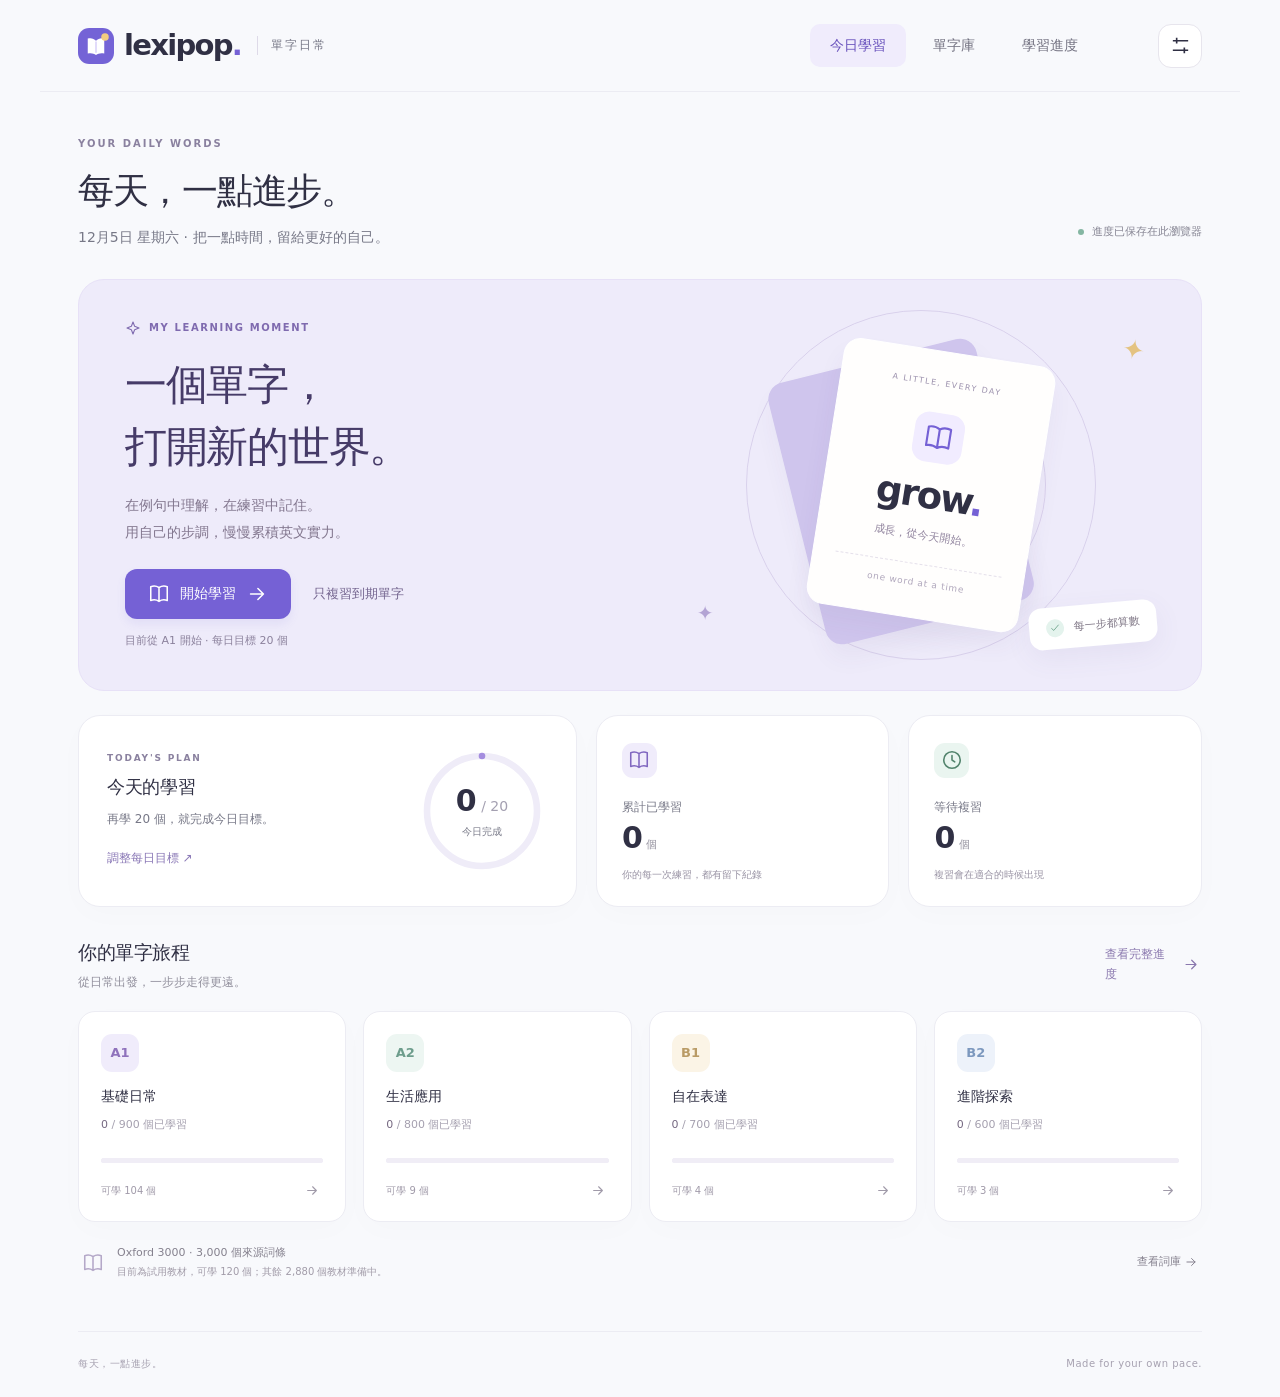
<file: index.html>
<!doctype html>
<html lang="zh-Hant">
  <head>
    <meta charset="utf-8">
    <meta name="viewport" content="width=device-width, initial-scale=1, viewport-fit=cover">
    <meta name="theme-color" content="#7463d6">
    <meta name="description" content="用例句學英文，讓每一次練習都看得見進步。">
    <title>LexiPop · 每天，一點進步</title>
    <link rel="icon" href="assets/favicon.svg" type="image/svg+xml">
    <link rel="stylesheet" href="css/styles.css">
    <script type="module" src="js/app.js"></script>
  </head>
  <body>
    <a class="skip-link" href="#main">跳至主要內容</a>
    <header class="site-header">
      <a class="brand" href="#/today" aria-label="LexiPop 今日學習"><img src="assets/favicon.svg" alt="" width="36" height="36"><span>lexipop<span class="brand-dot">.</span></span><span class="brand-tag">單字日常</span></a>
      <nav aria-label="主要導覽" id="main-nav">
        <a href="#/today" data-nav="today">今日學習</a>
        <a href="#/words" data-nav="words">單字庫</a>
        <a href="#/progress" data-nav="progress">學習進度</a>
      </nav>
      <a class="settings-link" href="#/settings" aria-label="設定與資料"><svg viewBox="0 0 24 24" fill="none" stroke="currentColor" stroke-width="1.7" aria-hidden="true"><path d="M4 7h16M4 17h16M8 4v6M16 14v6"/></svg></a>
    </header>
    <main id="main" tabindex="-1"><div class="loading"><span class="loader"></span><p>正在準備你的單字日常…</p></div></main>
    <footer class="site-footer"><span>每天，一點進步。</span><span>Made for your own pace.</span></footer>
    <div id="toast" class="toast" role="status" aria-live="polite" hidden></div>
    <dialog id="app-dialog" aria-labelledby="dialog-title"></dialog>
    <noscript><p class="notice">請開啟 JavaScript，以使用單字學習與進度保存功能。</p></noscript>
  </body>
</html>
</file>
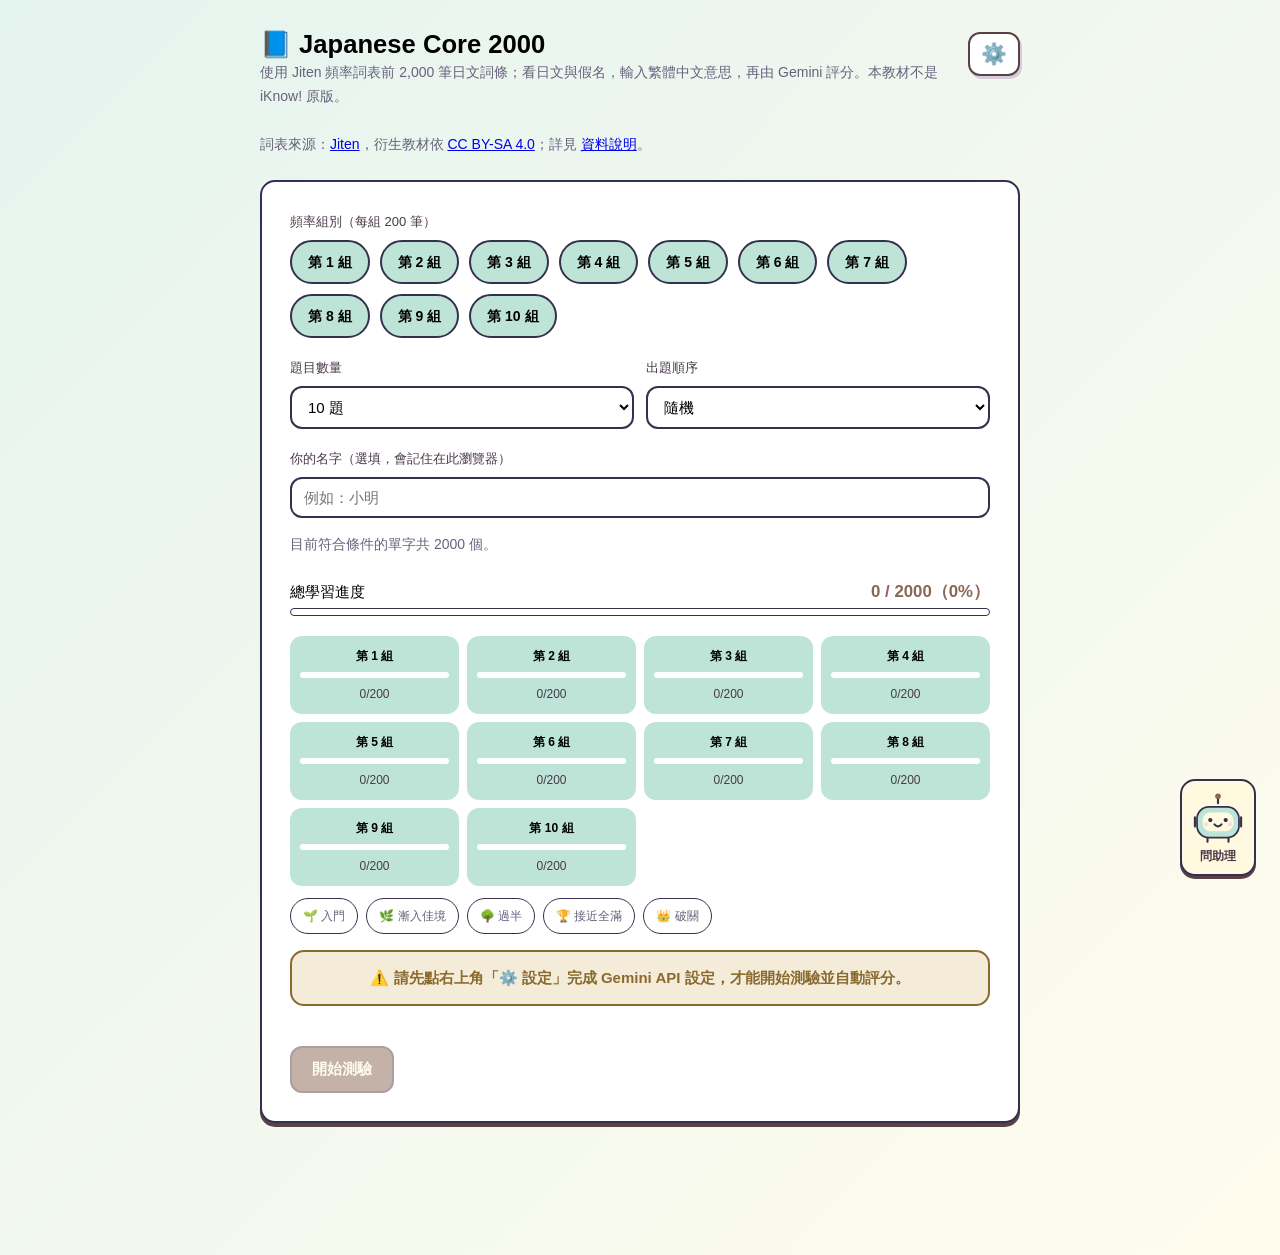
<file: japanese_core_2000_quiz.html>
<!DOCTYPE html>
<html lang="zh-Hant">
<head>
<meta charset="UTF-8">
<meta name="viewport" content="width=device-width, initial-scale=1.0, viewport-fit=cover">
<title>Japanese Core 2000 單字測驗</title>
<link rel="stylesheet" href="japanese_core_2000_quiz.css">
</head>
<body>
<div class="wrap">
  <div class="row" style="justify-content:space-between; align-items:flex-start; flex-wrap:nowrap; gap:12px;">
    <div>
      <h1>📘 Japanese Core 2000</h1>
      <p class="sub">使用 Jiten 頻率詞表前 2,000 筆日文詞條；看日文與假名，輸入繁體中文意思，再由 Gemini 評分。本教材不是 iKnow! 原版。</p>
      <p class="sub">詞表來源：<a href="https://jiten.moe/frequency-dictionaries" target="_blank" rel="noopener noreferrer">Jiten</a>，衍生教材依 <a href="https://creativecommons.org/licenses/by-sa/4.0/" target="_blank" rel="noopener noreferrer">CC BY-SA 4.0</a>；詳見 <a href="DATA_SOURCES.md">資料說明</a>。</p>
    </div>
    <button type="button" class="icon-btn secondary" id="openSettingsBtn" title="設定">⚙️</button>
  </div>

  <!-- SETUP SCREEN -->
  <div class="card" id="setupScreen">
    <div class="card hidden" id="resumeBanner" style="background:var(--color-warning-surface); border-color:var(--color-warning); padding:16px; margin-bottom:18px;">
      <p style="margin:0 0 10px; font-size:.9rem;">偵測到上次有一份未完成的測驗（進度：<span id="resumeProgress"></span>），是否要繼續？</p>
      <div class="actions" style="margin-top:0;">
        <button id="resumeBtn">繼續上次測驗</button>
        <button class="secondary" id="discardResumeBtn">放棄並清除紀錄</button>
      </div>
    </div>
    <div class="row" style="margin-bottom:18px;">
      <div class="field">
        <label>頻率組別（每組 200 筆）</label>
        <div class="groups" id="groupChips">
          <div class="chip active" data-group="1">第 1 組</div>
          <div class="chip active" data-group="2">第 2 組</div>
          <div class="chip active" data-group="3">第 3 組</div>
          <div class="chip active" data-group="4">第 4 組</div>
          <div class="chip active" data-group="5">第 5 組</div>
          <div class="chip active" data-group="6">第 6 組</div>
          <div class="chip active" data-group="7">第 7 組</div>
          <div class="chip active" data-group="8">第 8 組</div>
          <div class="chip active" data-group="9">第 9 組</div>
          <div class="chip active" data-group="10">第 10 組</div>
        </div>
      </div>
    </div>
    <div class="row" style="margin-bottom:18px;">
      <div class="field">
        <label>題目數量</label>
        <select id="questionCount">
          <option value="10" selected>10 題</option>
          <option value="20">20 題</option>
          <option value="50">50 題</option>
          <option value="100">100 題</option>
          <option value="all">全部（符合條件的單字）</option>
        </select>
      </div>
      <div class="field">
        <label>出題順序</label>
        <select id="orderMode">
          <option value="random" selected>隨機</option>
          <option value="sequential">依單字表順序</option>
        </select>
      </div>
    </div>
    <div class="row">
      <div class="field">
        <label>你的名字（選填，會記住在此瀏覽器）</label>
        <input type="text" id="userName" placeholder="例如：小明">
      </div>
    </div>
    <p id="poolInfo" class="sub" style="margin-top:14px;"></p>

    <div class="hidden" id="fullClearBanner">
      <div class="full-clear-banner">👑 恭喜！Japanese Core 2000 的全部 2,000 筆日文詞條都已經學會，平台已破關！</div>
    </div>

    <div class="dashboard" id="dashboard">
      <div class="dash-total">
        <span>總學習進度</span>
        <b id="dashProgressLabel">0 / 0</b>
      </div>
      <div class="progress-bar"><div class="progress-fill" id="dashProgressFill"></div></div>
      <div class="group-progress-row" id="groupProgressRow"></div>
      <div class="badge-row" id="badgeRow"></div>
      <p class="sub hidden" id="upcomingReviewNote" style="margin:10px 0 0;"></p>
    </div>

    <div class="hidden" id="geminiRequiredBanner" style="margin:16px 0 4px;">
      <div class="notice-banner">⚠️ 請先點右上角「⚙️ 設定」完成 Gemini API 設定，才能開始測驗並自動評分。</div>
    </div>

    <div class="row hidden" id="reinforceRow" style="margin:16px 0 4px;">
      <label style="display:flex; align-items:center; gap:8px; cursor:pointer; margin:0;">
        <input type="checkbox" id="includeMasteredChk">
        包含已學會單字（鞏固複習，答錯會退回待複習）
      </label>
    </div>

    <div class="actions" id="practiceActions">
      <button class="secondary hidden" id="reviewBtn">🔁 複習測驗</button>
      <button class="secondary hidden" id="flashcardBtn">📇 閃卡複習</button>
    </div>

    <div class="actions">
      <button id="startBtn" disabled title="請先完成 Gemini API 設定">開始測驗</button>
    </div>
  </div>

  <!-- QUIZ SCREEN -->
  <div class="card hidden" id="quizScreen">
    <div class="quiz-mode-badge hidden" id="quizModeBadge">🔁 複習測驗</div>
    <div class="progress-text" id="progressText"></div>
    <div class="progress-bar"><div class="progress-fill" id="progressFill"></div></div>
    <div class="word-display">
      <div class="word" id="currentWord" lang="ja">日本語</div>
      <div class="word-reading" id="currentReading" lang="ja">にほんご</div>
      <div class="group-badge" id="currentGroup">第 1 組</div>
    </div>
    <label for="answerInput">請輸入中文意思</label>
    <div class="answer-row">
      <input type="text" class="answer-input" id="answerInput" autocomplete="off" placeholder="輸入中文意思，按 Enter 下一題">
      <button type="button" class="icon-btn mic-btn hidden" id="micBtn" title="語音輸入">🎤</button>
      <button type="button" class="icon-btn clear-btn" id="clearAnswerBtn" title="清除（Esc）">✕</button>
    </div>
    <div class="nav-actions">
      <button class="secondary" id="prevBtn">← 上一題</button>
      <div class="mid">
        <button class="secondary" id="skipBtn">跳過</button>
      </div>
      <button id="nextBtn">下一題 →</button>
    </div>
    <div class="actions">
      <button class="secondary" id="finishBtn">提早結束並產生結果</button>
    </div>
  </div>

  <!-- RESULT SCREEN -->
  <div class="card hidden" id="resultScreen">
    <h2 style="margin-top:0;">✅ 測驗完成</h2>
    <div class="stat-row">
      <div class="stat"><b id="statTotal">0</b>總題數</div>
      <div class="stat"><b id="statAnswered">0</b>已作答</div>
      <div class="stat"><b id="statSkipped">0</b>跳過</div>
    </div>

    <div class="card" id="geminiGradeBox" style="background:var(--color-surface-raised); border-color:var(--color-border-default); padding:16px; margin-bottom:18px;">
      <div class="row" style="justify-content:space-between; align-items:center; gap:12px;">
        <p class="sub" style="margin:0;">🔮 直接呼叫你設定好的 Gemini API 評分，結果會立即更新學習進度與閃卡。</p>
        <button type="button" id="geminiGradeBtn" disabled title="尚未設定 Gemini API，請先點右上角「⚙️ 設定」填寫">🔮 使用 Gemini 自動評分</button>
      </div>
      <div class="hidden" id="geminiGradeLoading" style="margin:10px 0 0; display:flex; align-items:center; gap:10px;">
        <span class="spinner" aria-hidden="true"></span>
        <span class="sub" id="geminiGradeLoadingText" style="margin:0;"></span>
      </div>
      <p class="sub hidden" id="geminiGradeStatus" style="margin:10px 0 0;"></p>
      <div class="actions hidden" id="geminiGradeActions" style="margin-top:10px;">
        <button type="button" class="secondary" id="goToFlashcardsAfterGradeBtn">📇 前往閃卡複習</button>
      </div>
    </div>

    <h3>作答回顧</h3>
    <div class="review-list" id="reviewList"></div>

    <div class="actions">
      <button class="secondary" id="restartBtn">重新開始測驗</button>
    </div>
  </div>

  <!-- FLASHCARD SCREEN -->
  <div class="card hidden" id="flashcardScreen">
    <div class="row" style="justify-content:space-between; align-items:center;">
      <h2 style="margin:0;">📇 閃卡複習 <span id="flashcardCount" style="color:var(--color-text-tertiary); font-size:.9rem; font-weight:400;"></span></h2>
      <div class="view-toggle">
        <button class="secondary active" id="flashcardListModeBtn">列表</button>
        <button class="secondary" id="flashcardFlipModeBtn">翻卡</button>
      </div>
    </div>

    <div id="flashcardListView" style="margin-top:16px;">
      <div class="review-list" id="flashcardList"></div>
    </div>

    <div id="flashcardFlipView" class="hidden" style="margin-top:16px;">
      <div class="progress-text" id="flipProgressText"></div>
      <div class="flip-card" id="flipCard">
        <div class="flashcard-toolbar">
          <button type="button" class="secondary" id="flipToggleBtn" aria-expanded="false" aria-controls="flipBack">顯示意思</button>
          <button type="button" class="secondary" id="flipSpeakBtn" title="播放單字發音">🔊 單字</button>
          <button type="button" class="secondary" id="flipAskAssistantBtn">問助理</button>
        </div>
        <div class="flip-card-inner">
          <div class="flip-card-front">
            <div class="word" id="flipWord" lang="ja">日本語</div>
            <div class="flip-reading hidden" id="flipReading" lang="ja"></div>
          </div>
          <div class="flip-card-back" id="flipBack" hidden>
            <div class="word" id="flipMeaning" style="font-size:1.6rem;">意思</div>
            <div class="flip-pos hidden" id="flipPos"></div>
            <div class="flip-example hidden" id="flipExample"></div>
            <button type="button" class="secondary" id="simplifyExampleBtn">換成更簡單的例句</button>
            <p id="exampleUpdateStatus" class="example-status" role="status" aria-live="polite"></p>
            <div class="flip-mnemonic hidden" id="flipMnemonic"></div>
            <div class="flip-related hidden" id="flipRelated"></div>
          </div>
        </div>
      </div>
      <p class="sub" style="text-align:center;">點卡片空白處或「顯示意思」翻面；空白鍵翻面，S 鍵播放單字。</p>
      <div class="nav-actions">
        <button class="secondary" id="flipPrevBtn">← 上一張</button>
        <button id="flipNextBtn">下一張 →</button>
      </div>
    </div>

    <div class="actions">
      <button id="startReviewFromFlashcardBtn">📝 開始複習測驗</button>
      <button class="secondary" id="backFromFlashcardBtn">← 返回</button>
    </div>
  </div>

  <!-- FULL CLEAR CELEBRATION -->
  <div class="full-clear-overlay hidden" id="fullClearOverlay">
    <div class="full-clear-modal">
      <h2>🎉 破關！</h2>
      <p>Japanese Core 2000 的全部 <b id="fullClearTotal">0</b> 筆日文詞條都已經學會了！</p>
      <button id="closeFullClearBtn">太棒了</button>
    </div>
  </div>

  <!-- SETTINGS MODAL -->
  <div class="settings-overlay hidden" id="settingsOverlay">
    <div class="settings-modal">
      <div class="row" style="justify-content:space-between; align-items:center; flex-wrap:nowrap; margin-bottom:16px;">
        <h2>⚙️ 設定</h2>
        <button type="button" class="icon-btn clear-btn" id="closeSettingsBtn" title="關閉">✕</button>
      </div>

      <h3>Gemini API 設定</h3>
      <p class="sub" style="margin:0 0 12px;">評分、例句更新與單字小助手共用這組設定。⚠️ 金鑰只會存在你目前這個瀏覽器的 localStorage，僅供個人使用，請勿在公用電腦上啟用；「匯出進度」預設不會包含金鑰。</p>
      <div class="row">
        <div class="field">
          <label>Gemini API Key</label>
          <div class="answer-row">
            <input type="password" id="geminiApiKey" placeholder="貼上你的 Gemini API Key" autocomplete="off">
            <button type="button" class="icon-btn secondary" id="toggleKeyVisibilityBtn" title="顯示/隱藏金鑰">👁️</button>
          </div>
        </div>
        <div class="field">
          <label for="geminiModelId">Model ID</label>
          <input type="text" id="geminiModelId" value="gemini-3.5-flash-lite" placeholder="可輸入模型 ID 或從清單選擇" list="geminiModelSuggestions" autocomplete="off">
          <datalist id="geminiModelSuggestions">
            <option value="gemini-3.7-flash">
            <option value="gemini-3.5-flash">
            <option value="gemini-3.5-flash-lite">
          </datalist>
        </div>
      </div>
      <div class="actions" style="margin-top:12px; align-items:center;">
        <button type="button" class="secondary" id="testGeminiBtn">🔌 測試連線</button>
        <span class="sub" id="geminiTestResult" style="margin:0;"></span>
      </div>

      <hr class="settings-divider">

      <h3>進度備份</h3>
      <p class="sub" style="margin:0 0 12px;">可匯出後在其他裝置/瀏覽器匯入還原。</p>
      <div class="row" style="align-items:center;">
        <label style="display:flex; align-items:center; gap:6px; cursor:pointer; margin:0; font-size:.85rem; font-weight:400;">
          <input type="checkbox" id="exportIncludeGeminiKeyChk">
          匯出時包含 API Key
        </label>
      </div>
      <div class="actions" style="margin-top:10px;">
        <button type="button" class="secondary" id="exportProgressBtn">📤 匯出進度</button>
        <button type="button" class="secondary" id="importProgressBtn">📥 匯入進度</button>
        <input type="file" id="importProgressFile" accept="application/json,.json" class="hidden" aria-label="匯入進度檔案">
      </div>
      <p class="sub" id="importProgressStatus" role="status" aria-live="polite"></p>
    </div>
  </div>

  <div class="toast" id="toast"></div>
</div>

<!-- AI CHAT ASSISTANT -->
<button type="button" class="chat-launcher" id="chatLauncher" aria-label="開啟單字小助手" aria-expanded="false" aria-controls="chatPanel" title="問問單字小助手">
  <svg class="chat-robot" viewBox="0 0 80 80" aria-hidden="true" focusable="false">
    <path class="robot-outline" d="M40 19v-8"/>
    <circle class="robot-antenna" cx="40" cy="9" r="4"/>
    <rect class="robot-body" x="10" y="24" width="60" height="44" rx="17"/>
    <rect class="robot-face" x="18" y="32" width="44" height="27" rx="11"/>
    <path class="robot-outline" d="M7 39v13M73 39v13M25 69v5M55 69v5"/>
    <circle class="robot-eye" cx="29" cy="43" r="3"/><circle class="robot-eye" cx="51" cy="43" r="3"/>
    <path class="robot-outline" d="M35 49q5 6 10 0"/>
    <circle class="robot-cheek" cx="23" cy="49" r="3"/><circle class="robot-cheek" cx="57" cy="49" r="3"/>
  </svg>
  <span>問助理</span>
  <span class="chat-unread hidden" id="chatUnread" aria-hidden="true"></span>
</button>

<section class="chat-panel hidden" id="chatPanel" role="dialog" aria-modal="false" aria-labelledby="chatTitle" aria-describedby="chatMemoryNote">
  <header class="chat-header">
    <div class="chat-heading">
      <span class="chat-avatar" aria-hidden="true">✦</span>
      <div><h2 id="chatTitle">單字小助手</h2><span class="chat-mode" id="chatMode">學習解說模式</span></div>
    </div>
    <div class="chat-header-actions">
      <button type="button" class="secondary" id="chatNewBtn">新對話</button>
      <button type="button" class="secondary chat-close" id="chatCloseBtn" aria-label="收起單字小助手" title="收起">✕</button>
    </div>
  </header>
  <p class="chat-note" id="chatMemoryNote">AI 回答，未搜尋網路 · 記憶最近 10 輪問答</p>
  <div class="chat-log" id="chatLog" role="log" aria-label="與單字小助手的對話" aria-live="polite" aria-relevant="additions text" tabindex="0">
    <div class="chat-welcome" id="chatWelcome">
      <span class="chat-welcome-icon" aria-hidden="true">✦</span>
      <h3>一起把日文弄懂吧！</h3>
      <p>問我詞語、假名、助詞、文法或翻譯。像是「は和が有什麼不同？」</p>
      <p class="chat-welcome-note">先簡短解釋，再陪你慢慢追問。</p>
    </div>
  </div>
  <div class="chat-config hidden" id="chatConfigNotice">
    <span>先完成 Gemini 設定，就可以開始聊天。</span>
    <button type="button" class="secondary" id="chatSettingsBtn">開啟設定</button>
  </div>
  <div class="chat-composer">
    <div class="chat-shortcuts" id="chatShortcuts" aria-label="快捷提問">
      <button type="button" class="secondary" data-chat-prompt="explain">解釋單字</button>
      <button type="button" class="secondary" data-chat-prompt="example">造句</button>
      <button type="button" class="secondary" data-chat-prompt="compare">比較用法</button>
    </div>
    <form id="chatForm">
      <label for="chatInput">想問什麼？</label>
      <textarea id="chatInput" rows="3" placeholder="輸入日文問題，或從閃卡按「問助理」…" aria-describedby="chatInputHelp chatInputCount"></textarea>
      <div class="chat-input-footer">
        <span id="chatInputCount">0 / 2,000</span>
        <div class="chat-send-actions">
          <button type="button" class="secondary hidden" id="chatStopBtn">停止</button>
          <button type="submit" id="chatSendBtn">送出 ↗</button>
        </div>
      </div>
    </form>
    <div class="chat-status-row" role="status" aria-live="polite" aria-atomic="true">
      <span class="spinner hidden" id="chatSpinner" aria-hidden="true"></span>
      <span id="chatStatus"></span>
    </div>
    <p class="chat-input-help" id="chatInputHelp">Enter 送出 · Shift+Enter 換行 · 重新整理會清空對話</p>
  </div>
</section>

<script src="japanese_core_2000_words.js"></script>
<script src="japanese_core_2000_quiz.js"></script>
</body>
</html>
</file>
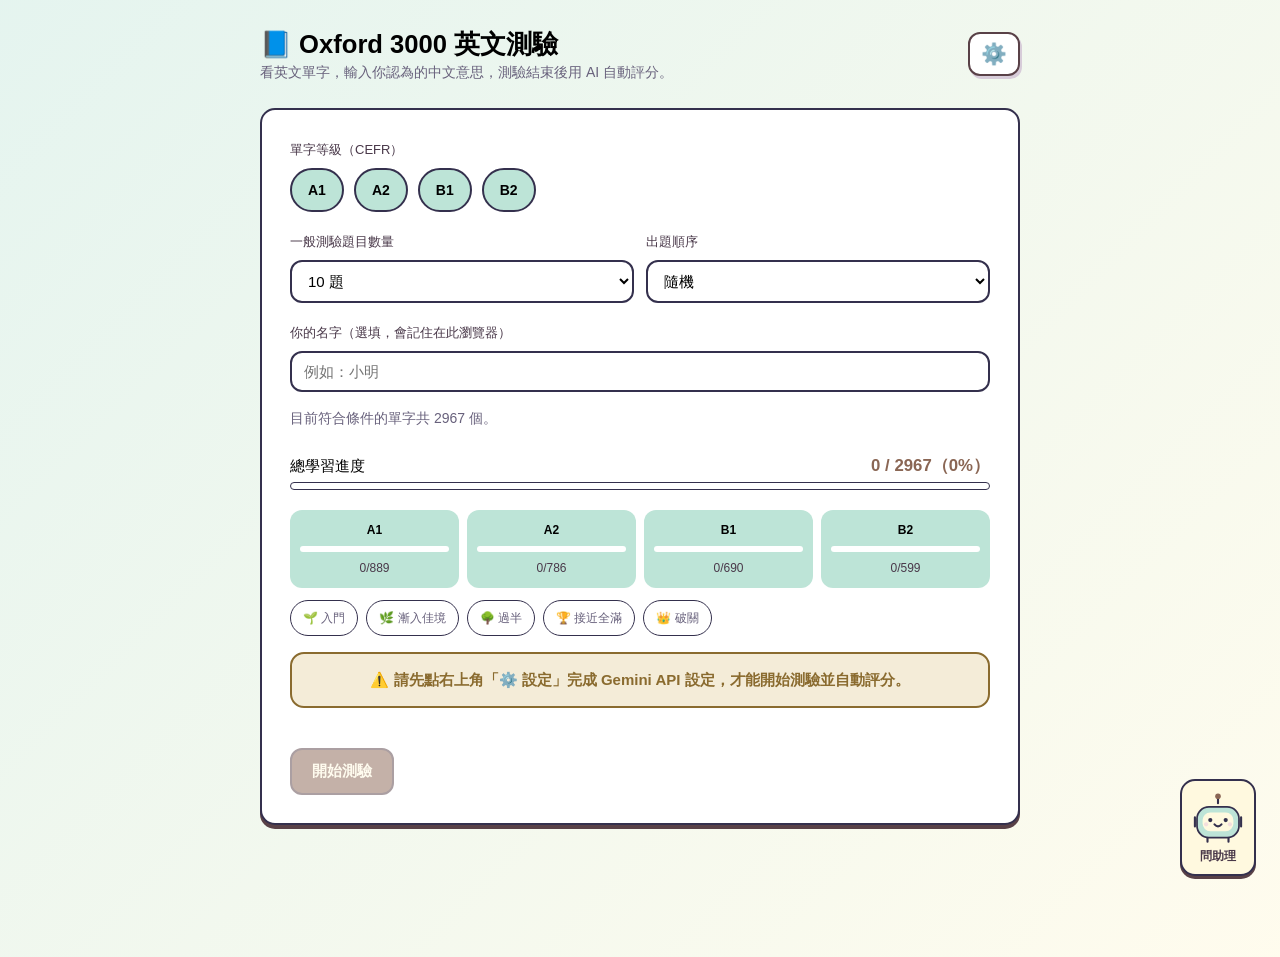
<file: oxford3000_quiz.html>
<!DOCTYPE html>
<html lang="zh-Hant">
<head>
<meta charset="UTF-8">
<!-- Google Translate audio returns 404 when requests include an external Referer. -->
<meta name="referrer" content="no-referrer">
<meta name="viewport" content="width=device-width, initial-scale=1.0, viewport-fit=cover">
<title>Oxford 3000 單字測驗</title>
<link rel="stylesheet" href="oxford3000_quiz.css">
</head>
<body>
<div class="wrap">
  <div class="row" style="justify-content:space-between; align-items:flex-start; flex-wrap:nowrap; gap:12px;">
    <div>
      <h1>📘 Oxford 3000 英文測驗</h1>
      <p class="sub">看英文單字，輸入你認為的中文意思，測驗結束後用 AI 自動評分。</p>
    </div>
    <button type="button" class="icon-btn secondary" id="openSettingsBtn" title="設定">⚙️</button>
  </div>

  <!-- SETUP SCREEN -->
  <div class="card" id="setupScreen">
    <div class="card hidden" id="resumeBanner" style="background:var(--color-warning-surface); border-color:var(--color-warning); padding:16px; margin-bottom:18px;">
      <p style="margin:0 0 10px; font-size:.9rem;">偵測到上次有一份未完成的測驗（進度：<span id="resumeProgress"></span>），是否要繼續？</p>
      <div class="actions" style="margin-top:0;">
        <button id="resumeBtn">繼續上次測驗</button>
        <button class="secondary" id="discardResumeBtn">放棄並清除紀錄</button>
      </div>
    </div>
    <div class="row" style="margin-bottom:18px;">
      <div class="field">
        <label>單字等級（CEFR）</label>
        <div class="levels" id="levelChips">
          <div class="chip active" data-level="A1">A1</div>
          <div class="chip active" data-level="A2">A2</div>
          <div class="chip active" data-level="B1">B1</div>
          <div class="chip active" data-level="B2">B2</div>
        </div>
      </div>
    </div>
    <div class="row" style="margin-bottom:18px;">
      <div class="field">
        <label>一般測驗題目數量</label>
        <select id="questionCount">
          <option value="10" selected>10 題</option>
          <option value="20">20 題</option>
          <option value="50">50 題</option>
          <option value="100">100 題</option>
          <option value="all">全部（符合條件的單字）</option>
        </select>
      </div>
      <div class="field">
        <label>出題順序</label>
        <select id="orderMode">
          <option value="random" selected>隨機</option>
          <option value="sequential">依單字表順序</option>
        </select>
      </div>
    </div>
    <div class="row">
      <div class="field">
        <label>你的名字（選填，會記住在此瀏覽器）</label>
        <input type="text" id="userName" placeholder="例如：小明">
      </div>
    </div>
    <p id="poolInfo" class="sub" style="margin-top:14px;"></p>

    <div class="hidden" id="fullClearBanner">
      <div class="full-clear-banner">👑 恭喜！Oxford 3000 全部單字都已經學會，平台已破關！</div>
    </div>

    <div class="dashboard" id="dashboard">
      <div class="dash-total">
        <span>總學習進度</span>
        <b id="dashProgressLabel">0 / 0</b>
      </div>
      <div class="progress-bar"><div class="progress-fill" id="dashProgressFill"></div></div>
      <div class="level-progress-row" id="levelProgressRow"></div>
      <div class="badge-row" id="badgeRow"></div>
      <p class="sub hidden" id="upcomingReviewNote" style="margin:10px 0 0;"></p>
    </div>

    <div class="hidden" id="geminiRequiredBanner" style="margin:16px 0 4px;">
      <div class="notice-banner" id="aiRequiredMessage">⚠️ 請先點右上角「⚙️ 設定」完成 AI API 設定，才能開始測驗並自動評分。</div>
    </div>

    <div class="row hidden" id="reinforceRow" style="margin:16px 0 4px;">
      <label style="display:flex; align-items:center; gap:8px; cursor:pointer; margin:0;">
        <input type="checkbox" id="includeMasteredChk">
        包含已學會單字（鞏固複習，答錯會退回待複習）
      </label>
    </div>

    <div class="actions" id="practiceActions">
      <button class="secondary hidden" id="reviewBtn">🔁 複習測驗</button>
      <button class="secondary hidden" id="flashcardBtn">📇 閃卡複習</button>
      <button class="secondary hidden" id="chunkBookmarkBtn">🔖 語塊書籤</button>
    </div>

    <div class="actions">
      <button id="startBtn" disabled title="請先完成 Gemini API 設定">開始測驗</button>
    </div>
  </div>

  <!-- QUIZ SCREEN -->
  <div class="card hidden" id="quizScreen">
    <div class="quiz-mode-badge hidden" id="quizModeBadge">🔁 複習測驗</div>
    <div class="progress-text" id="progressText"></div>
    <div class="progress-bar"><div class="progress-fill" id="progressFill"></div></div>
    <div class="word-display">
      <div class="word" id="currentWord">word</div>
      <button type="button" class="secondary quiz-speak-btn" id="quizSpeakBtn" title="播放單字發音">🔊 發音</button>
      <div class="level-badge" id="currentLevel">A1</div>
    </div>
    <label for="answerInput">請輸入中文意思</label>
    <div class="answer-row">
      <input type="text" class="answer-input" id="answerInput" autocomplete="off" placeholder="輸入中文意思，按 Enter 下一題">
      <button type="button" class="icon-btn mic-btn hidden" id="micBtn" title="語音輸入">🎤</button>
      <button type="button" class="icon-btn clear-btn" id="clearAnswerBtn" title="清除（Esc）">✕</button>
    </div>
    <div class="nav-actions">
      <button class="secondary" id="prevBtn">← 上一題</button>
      <div class="mid">
        <button class="secondary" id="skipBtn">跳過</button>
      </div>
      <button id="nextBtn">下一題 →</button>
    </div>
    <div class="actions">
      <button class="secondary" id="finishBtn">提早結束並產生結果</button>
    </div>
  </div>

  <!-- RESULT SCREEN -->
  <div class="card hidden" id="resultScreen">
    <h2 style="margin-top:0;">✅ 測驗完成</h2>
    <div class="stat-row">
      <div class="stat"><b id="statTotal">0</b>總題數</div>
      <div class="stat"><b id="statAnswered">0</b>已作答</div>
      <div class="stat"><b id="statSkipped">0</b>跳過</div>
    </div>

    <div class="card" id="geminiGradeBox" style="background:var(--color-surface-raised); border-color:var(--color-border-default); padding:16px; margin-bottom:18px;">
      <div class="row" style="justify-content:space-between; align-items:center; gap:12px;">
        <p class="sub" id="aiGradingDescription" style="margin:0;">🔮 先更新評分與學習進度，再只為缺少內容的待複習單字補齊閃卡。</p>
        <button type="button" id="geminiGradeBtn" disabled title="尚未設定 Gemini API，請先點右上角「⚙️ 設定」填寫">🔮 使用 Gemini 自動評分</button>
      </div>
      <div class="hidden" id="geminiGradeLoading" style="margin:10px 0 0; display:flex; align-items:center; gap:10px;">
        <span class="spinner" aria-hidden="true"></span>
        <span class="sub" id="geminiGradeLoadingText" style="margin:0;"></span>
      </div>
      <p class="sub hidden" id="geminiGradeStatus" style="margin:10px 0 0;"></p>
      <p class="sub hidden" id="flashcardGenerationStatus" role="status" style="margin:10px 0 0;"></p>
      <button type="button" class="secondary hidden" id="retryFlashcardsBtn">補齊缺少閃卡</button>
      <div class="actions hidden" id="geminiGradeActions" style="margin-top:10px;">
        <button type="button" class="secondary" id="goToFlashcardsAfterGradeBtn">📇 前往閃卡複習</button>
      </div>
    </div>

    <h3>作答回顧</h3>
    <div class="review-list" id="reviewList"></div>

    <div class="actions">
      <button class="secondary" id="restartBtn">重新開始測驗</button>
    </div>
  </div>

  <!-- FLASHCARD SCREEN -->
  <div class="card hidden" id="flashcardScreen">
    <div class="row" style="justify-content:space-between; align-items:center;">
      <h2 style="margin:0;">📇 閃卡複習 <span id="flashcardCount" style="color:var(--color-text-tertiary); font-size:.9rem; font-weight:400;"></span></h2>
      <div class="view-toggle">
        <button class="secondary active" id="flashcardListModeBtn">列表</button>
        <button class="secondary" id="flashcardFlipModeBtn">翻卡</button>
      </div>
    </div>

    <div id="flashcardListView" style="margin-top:16px;">
      <div class="review-list" id="flashcardList"></div>
    </div>

    <div id="flashcardFlipView" class="hidden" style="margin-top:16px;">
      <div class="progress-text" id="flipProgressText"></div>
      <div class="flip-card" id="flipCard">
        <div class="flashcard-toolbar">
          <button type="button" class="secondary" id="flipToggleBtn" aria-expanded="false" aria-controls="flipBack">顯示意思</button>
          <button type="button" class="secondary" id="flipSpeakBtn" title="播放單字發音">🔊 單字</button>
          <button type="button" class="secondary" id="flipAskAssistantBtn">問助理</button>
        </div>
        <div class="flip-card-inner">
          <div class="flip-card-front">
            <div class="word" id="flipWord">word</div>
            <div class="flip-phonetic hidden" id="flipPhoneticFront"></div>
          </div>
          <div class="flip-card-back" id="flipBack" hidden>
            <div class="word" id="flipMeaning" style="font-size:1.6rem;">意思</div>
            <div class="flip-pos hidden" id="flipPos"></div>
            <div class="flip-phonetic hidden" id="flipPhonetic"></div>
            <div class="flip-soundalike hidden" id="flipSoundAlike"></div>
            <div class="flip-chunks hidden" id="flipChunks"></div>
            <div class="flip-example hidden" id="flipExample"></div>
            <button type="button" class="secondary" id="simplifyExampleBtn">換成更簡單的例句</button>
            <p id="exampleUpdateStatus" class="example-status" role="status" aria-live="polite"></p>
            <div class="flip-mnemonic hidden" id="flipMnemonic"></div>
            <div class="flip-related hidden" id="flipRelated"></div>
          </div>
        </div>
      </div>
      <p class="sub" style="text-align:center;">點卡片空白處或「顯示意思」翻面；空白鍵翻面，S 鍵播放單字。</p>
      <div class="nav-actions">
        <button class="secondary" id="flipPrevBtn">← 上一張</button>
        <button id="flipNextBtn">下一張 →</button>
      </div>
    </div>

    <div class="actions">
      <button id="startReviewFromFlashcardBtn">📝 開始複習測驗（最多 20 題）</button>
      <button class="secondary" id="backFromFlashcardBtn">← 返回</button>
    </div>
  </div>

  <!-- CHUNK BOOKMARK SCREEN -->
  <div class="card hidden" id="chunkBookmarkScreen">
    <h2 style="margin:0;">🔖 語塊書籤 <span id="chunkBookmarkCount" style="color:var(--color-text-tertiary); font-size:.9rem; font-weight:400;"></span></h2>
    <p class="sub">書籤只供查閱，不影響學習進度。按 ★ 移除後，離開這個畫面前都可以再按回來。</p>
    <div id="chunkBookmarkList"></div>
    <div class="actions">
      <button class="secondary" id="backFromChunkBookmarksBtn">← 返回</button>
    </div>
  </div>

  <!-- FULL CLEAR CELEBRATION -->
  <div class="full-clear-overlay hidden" id="fullClearOverlay">
    <div class="full-clear-modal">
      <h2>🎉 破關！</h2>
      <p>Oxford 3000 全部 <b id="fullClearTotal">0</b> 個單字都已經學會了！</p>
      <button id="closeFullClearBtn">太棒了</button>
    </div>
  </div>

  <!-- SETTINGS MODAL -->
  <div class="settings-overlay hidden" id="settingsOverlay">
    <div class="settings-modal">
      <div class="row" style="justify-content:space-between; align-items:center; flex-wrap:nowrap; margin-bottom:16px;">
        <h2>⚙️ 設定</h2>
        <button type="button" class="icon-btn clear-btn" id="closeSettingsBtn" title="關閉">✕</button>
      </div>

      <h3>AI API 設定</h3>
      <p class="sub" style="margin:0 0 12px;">評分、閃卡生成、例句更新與單字小助手共用這組設定。⚠️ 金鑰只會存在你目前這個瀏覽器的 localStorage，僅供個人使用，請勿在公用電腦上啟用；「匯出進度」預設不會包含金鑰。</p>
      <div class="row">
        <div class="field">
          <label for="aiProvider">AI 服務</label>
          <select id="aiProvider">
            <option value="gemini">Gemini</option>
            <option value="openai">OpenAI</option>
          </select>
        </div>
        <div class="field">
          <label for="aiApiKey" id="aiApiKeyLabel">Gemini API Key</label>
          <div class="answer-row">
            <input type="password" id="aiApiKey" placeholder="貼上你的 Gemini API Key" autocomplete="off">
            <button type="button" class="icon-btn secondary" id="toggleKeyVisibilityBtn" title="顯示/隱藏金鑰">👁️</button>
          </div>
        </div>
        <div class="field">
          <label for="aiModelSelect">模型</label>
          <select id="aiModelSelect"></select>
          <div id="aiCustomModelField" class="hidden">
            <label for="aiCustomModelId">自訂 Model ID</label>
            <input type="text" id="aiCustomModelId" placeholder="輸入 Gemini Model ID" autocomplete="off">
          </div>
        </div>
      </div>
      <div class="actions" style="margin-top:12px; align-items:center;">
        <button type="button" class="secondary" id="testGeminiBtn">🔌 測試連線</button>
        <span class="sub" id="geminiTestResult" style="margin:0;"></span>
      </div>
      <div class="row" style="align-items:center; margin-top:12px;">
        <label style="display:flex; align-items:center; gap:6px; cursor:pointer; margin:0; font-size:.85rem; font-weight:400;">
          <input type="checkbox" id="logGeminiTokensChk">
          在 Console 顯示 Token 用量
        </label>
      </div>

      <hr class="settings-divider">

      <h3>語音設定</h3>
      <p class="sub" style="margin:0 0 12px;">英文朗讀的聲音來源。瀏覽器語音不需網路；Google 翻譯語音需要網路，播放時會把該段英文傳送至 Google。</p>
      <div class="row">
        <div class="field">
          <label for="voiceSource">語音來源</label>
          <select id="voiceSource">
            <option value="webspeech">瀏覽器語音（Web Speech）</option>
            <option value="google">Google 翻譯語音（需網路）</option>
          </select>
        </div>
      </div>

      <hr class="settings-divider">

      <h3>進度備份</h3>
      <p class="sub" style="margin:0 0 12px;">可匯出後在其他裝置/瀏覽器匯入還原。</p>
      <div class="row" style="align-items:center;">
        <label style="display:flex; align-items:center; gap:6px; cursor:pointer; margin:0; font-size:.85rem; font-weight:400;">
          <input type="checkbox" id="exportIncludeGeminiKeyChk">
          匯出時包含 API Key
        </label>
      </div>
      <div class="actions" style="margin-top:10px;">
        <button type="button" class="secondary" id="exportProgressBtn">📤 匯出進度</button>
        <button type="button" class="secondary" id="importProgressBtn">📥 匯入進度</button>
        <input type="file" id="importProgressFile" accept="application/json,.json" class="hidden" aria-label="匯入進度檔案">
      </div>
    </div>
  </div>

  <div class="toast" id="toast"></div>
</div>

<!-- AI CHAT ASSISTANT -->
<button type="button" class="chat-launcher" id="chatLauncher" aria-label="開啟單字小助手" aria-expanded="false" aria-controls="chatPanel" title="問問單字小助手">
  <svg class="chat-robot" viewBox="0 0 80 80" aria-hidden="true" focusable="false">
    <path class="robot-outline" d="M40 19v-8"/>
    <circle class="robot-antenna" cx="40" cy="9" r="4"/>
    <rect class="robot-body" x="10" y="24" width="60" height="44" rx="17"/>
    <rect class="robot-face" x="18" y="32" width="44" height="27" rx="11"/>
    <path class="robot-outline" d="M7 39v13M73 39v13M25 69v5M55 69v5"/>
    <circle class="robot-eye" cx="29" cy="43" r="3"/><circle class="robot-eye" cx="51" cy="43" r="3"/>
    <path class="robot-outline" d="M35 49q5 6 10 0"/>
    <circle class="robot-cheek" cx="23" cy="49" r="3"/><circle class="robot-cheek" cx="57" cy="49" r="3"/>
  </svg>
  <span>問助理</span>
  <span class="chat-unread hidden" id="chatUnread" aria-hidden="true"></span>
</button>

<section class="chat-panel hidden" id="chatPanel" role="dialog" aria-modal="false" aria-labelledby="chatTitle" aria-describedby="chatMemoryNote">
  <header class="chat-header">
    <div class="chat-heading">
      <span class="chat-avatar" aria-hidden="true">✦</span>
      <div><h2 id="chatTitle">單字小助手</h2><span class="chat-mode" id="chatMode">學習解說模式</span></div>
    </div>
    <div class="chat-header-actions">
      <button type="button" class="secondary" id="chatNewBtn">新對話</button>
      <button type="button" class="secondary chat-close" id="chatCloseBtn" aria-label="收起單字小助手" title="收起">✕</button>
    </div>
  </header>
  <p class="chat-note" id="chatMemoryNote">AI 回答，未搜尋網路 · 記憶最近 10 輪問答</p>
  <div class="chat-log" id="chatLog" role="log" aria-label="與單字小助手的對話" aria-live="polite" aria-relevant="additions text" tabindex="0">
    <div class="chat-welcome" id="chatWelcome">
      <span class="chat-welcome-icon" aria-hidden="true">✦</span>
      <h3>一起把英文弄懂吧！</h3>
      <p>問我單字、片語、文法或翻譯。像是「borrow 和 lend 有什麼不同？」</p>
      <p class="chat-welcome-note">先簡短解釋，再陪你慢慢追問。</p>
    </div>
  </div>
  <div class="chat-config hidden" id="chatConfigNotice">
    <span>先完成 AI API 設定，就可以開始聊天。</span>
    <button type="button" class="secondary" id="chatSettingsBtn">開啟設定</button>
  </div>
  <div class="chat-composer">
    <div class="chat-shortcuts" id="chatShortcuts" aria-label="快捷提問">
      <button type="button" class="secondary" data-chat-prompt="explain">解釋單字</button>
      <button type="button" class="secondary" data-chat-prompt="example">造句</button>
      <button type="button" class="secondary" data-chat-prompt="compare">比較用法</button>
    </div>
    <form id="chatForm">
      <label for="chatInput">想問什麼？</label>
      <textarea id="chatInput" rows="3" placeholder="輸入英文問題，或從閃卡按「問助理」…" aria-describedby="chatInputHelp chatInputCount"></textarea>
      <div class="chat-input-footer">
        <span id="chatInputCount">0 / 2,000</span>
        <div class="chat-send-actions">
          <button type="button" class="secondary hidden" id="chatStopBtn">停止</button>
          <button type="submit" id="chatSendBtn">送出 ↗</button>
        </div>
      </div>
    </form>
    <div class="chat-status-row" role="status" aria-live="polite" aria-atomic="true">
      <span class="spinner hidden" id="chatSpinner" aria-hidden="true"></span>
      <span id="chatStatus"></span>
    </div>
    <p class="chat-input-help" id="chatInputHelp">Enter 送出 · Shift+Enter 換行 · 重新整理會清空對話</p>
  </div>
</section>

<script src="oxford3000_words.js"></script>
<script src="oxford3000_quiz.js"></script>
</body>
</html>
</file>
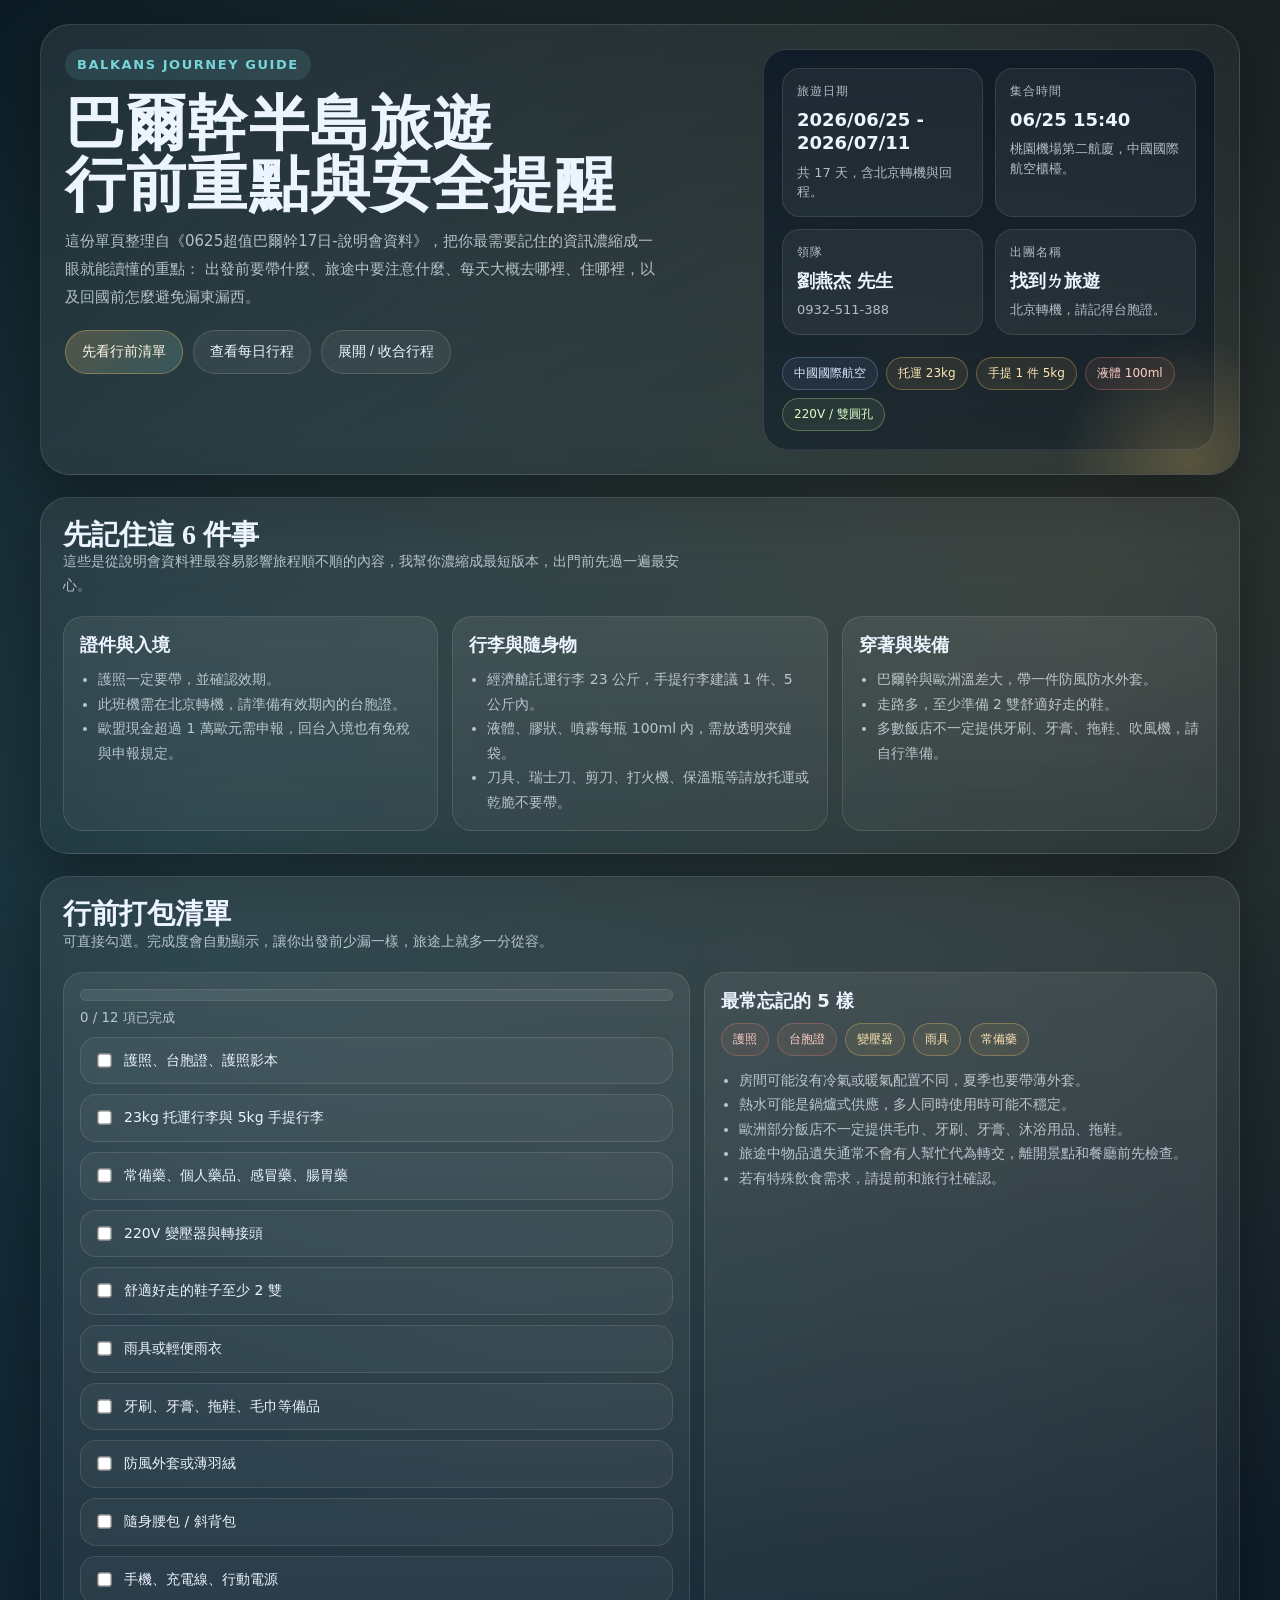
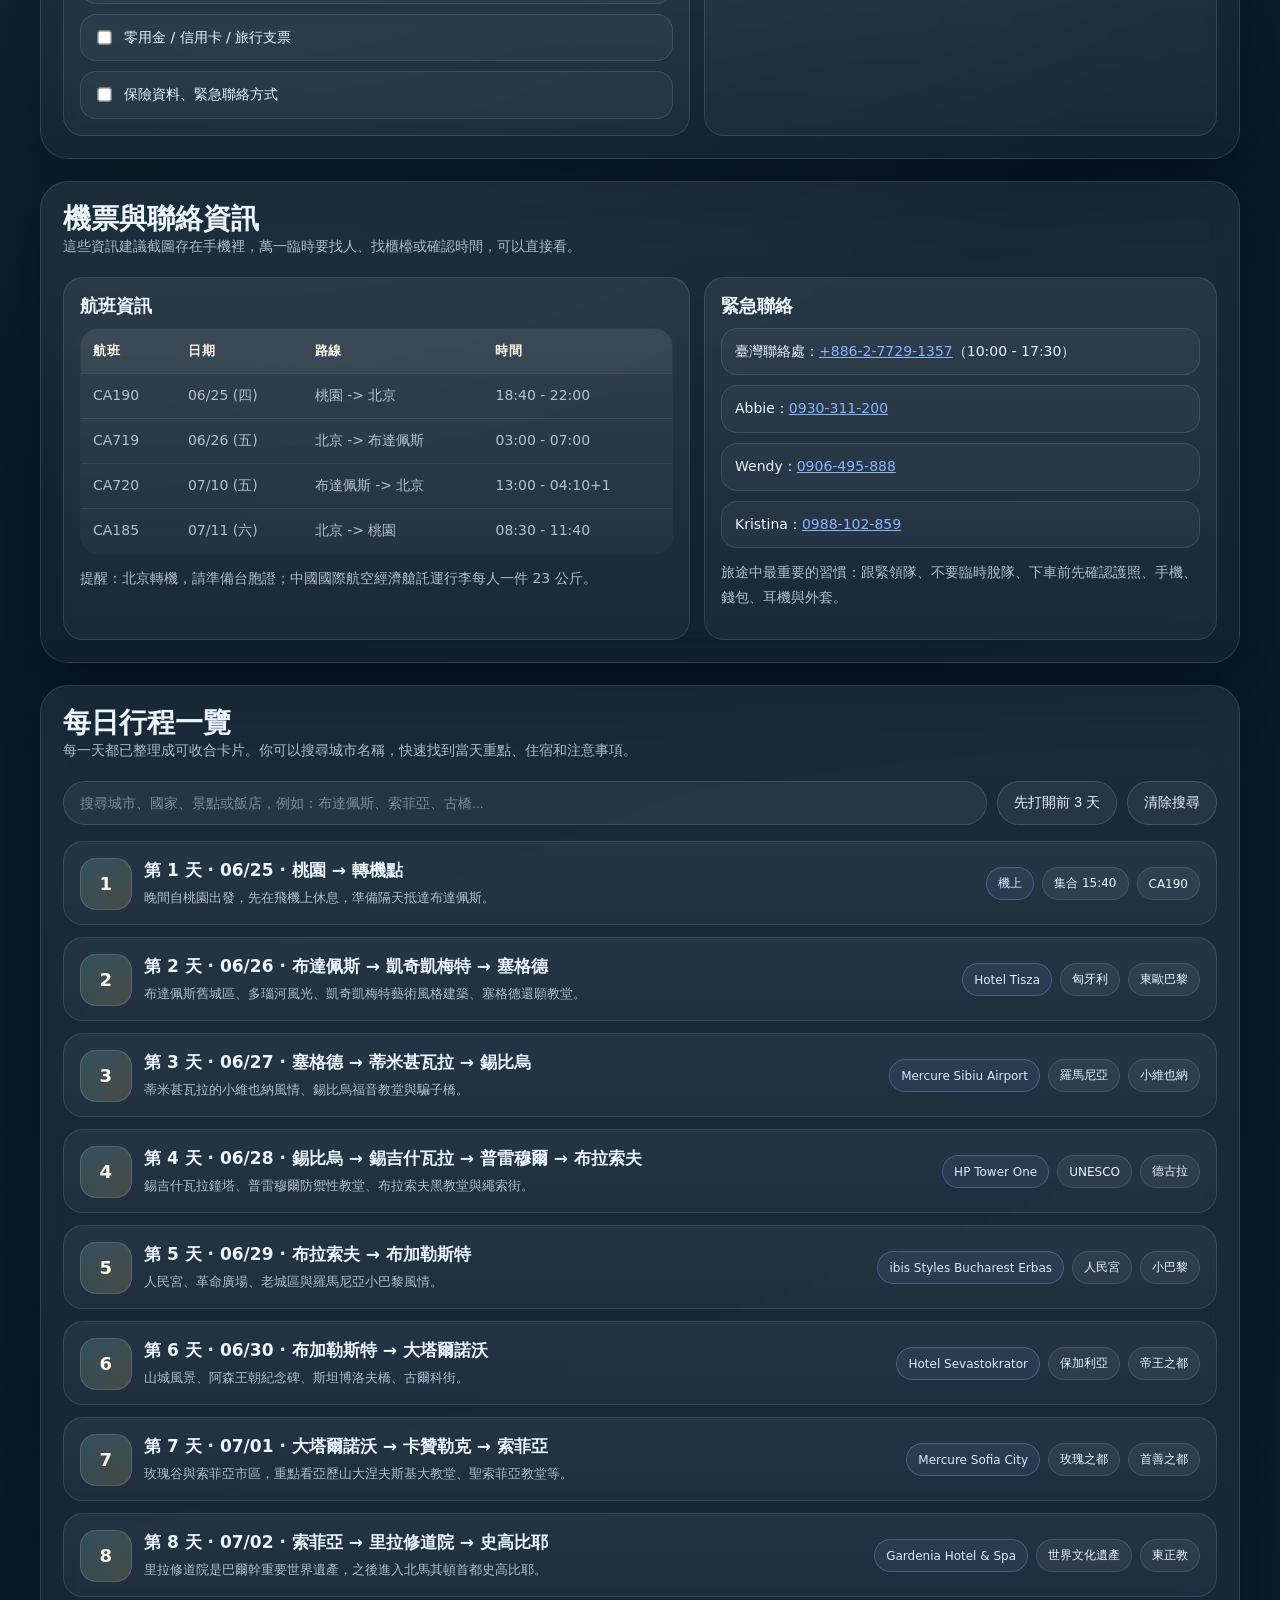
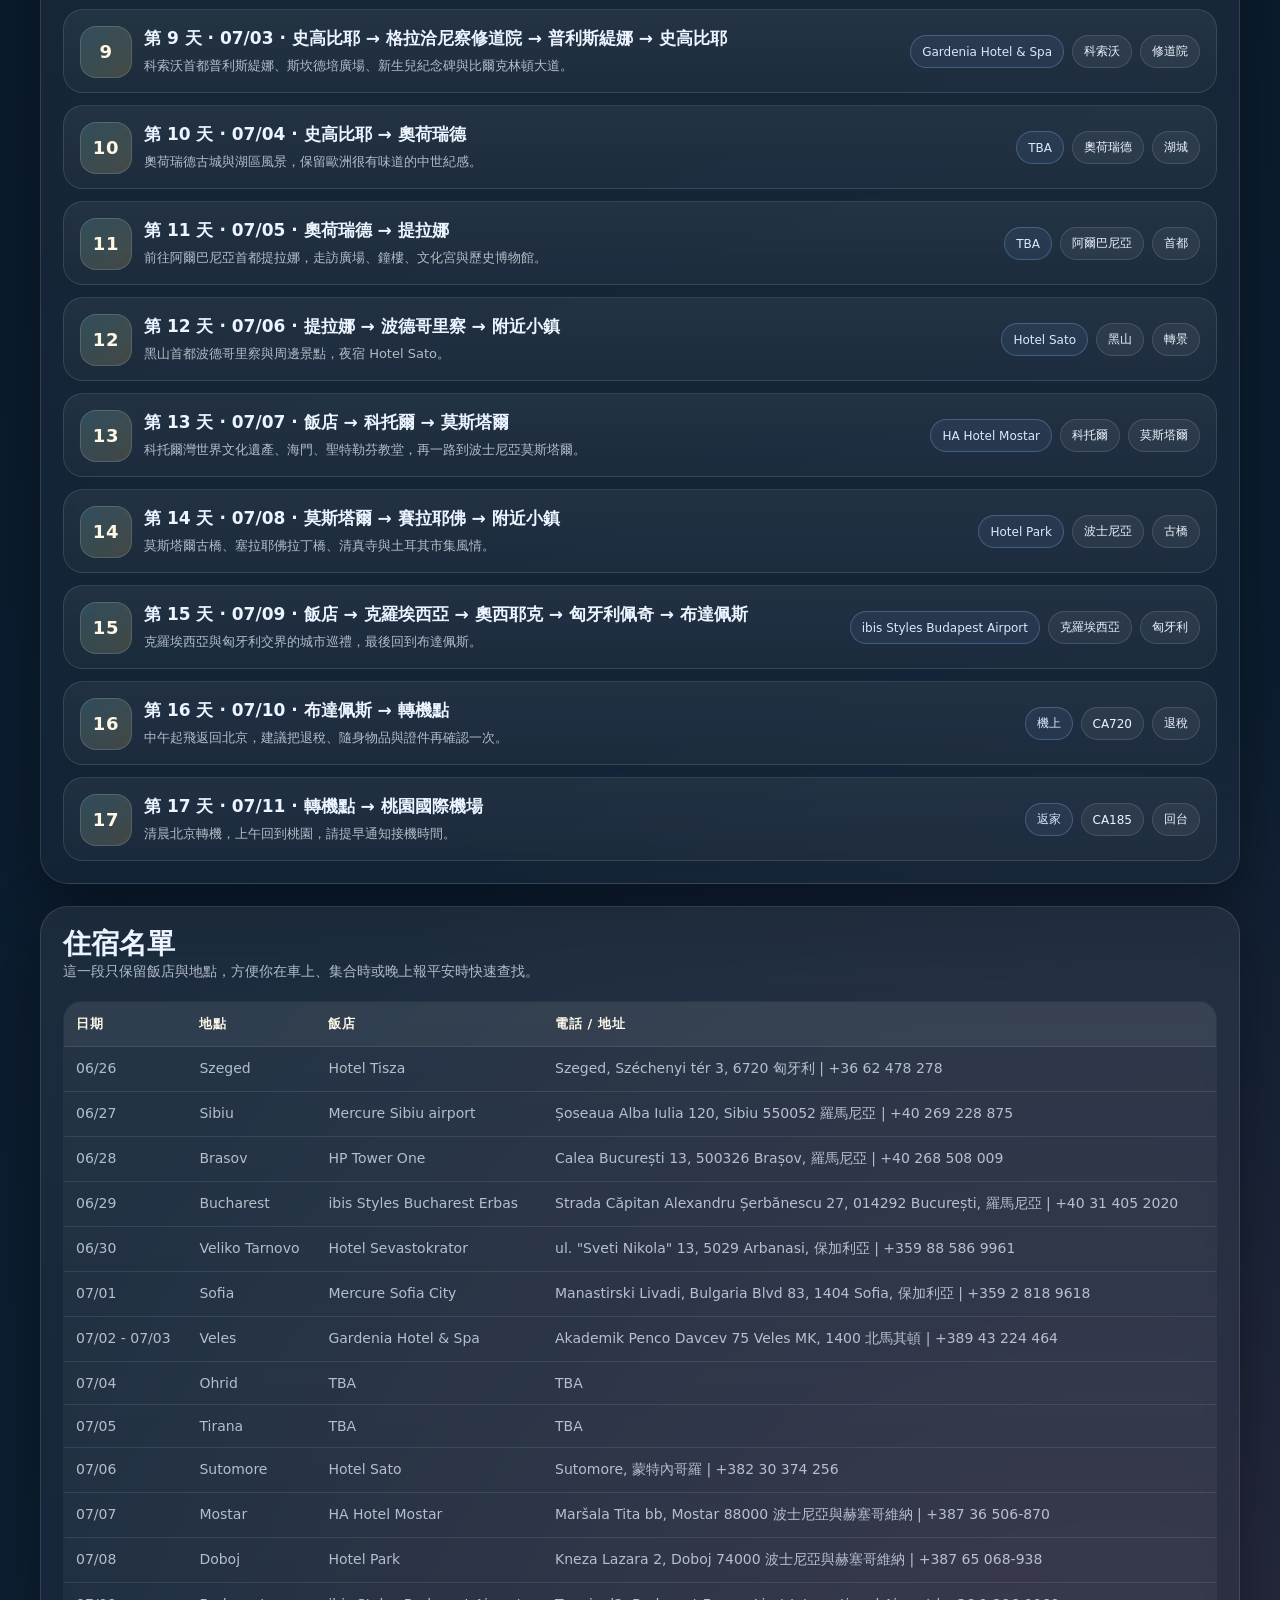
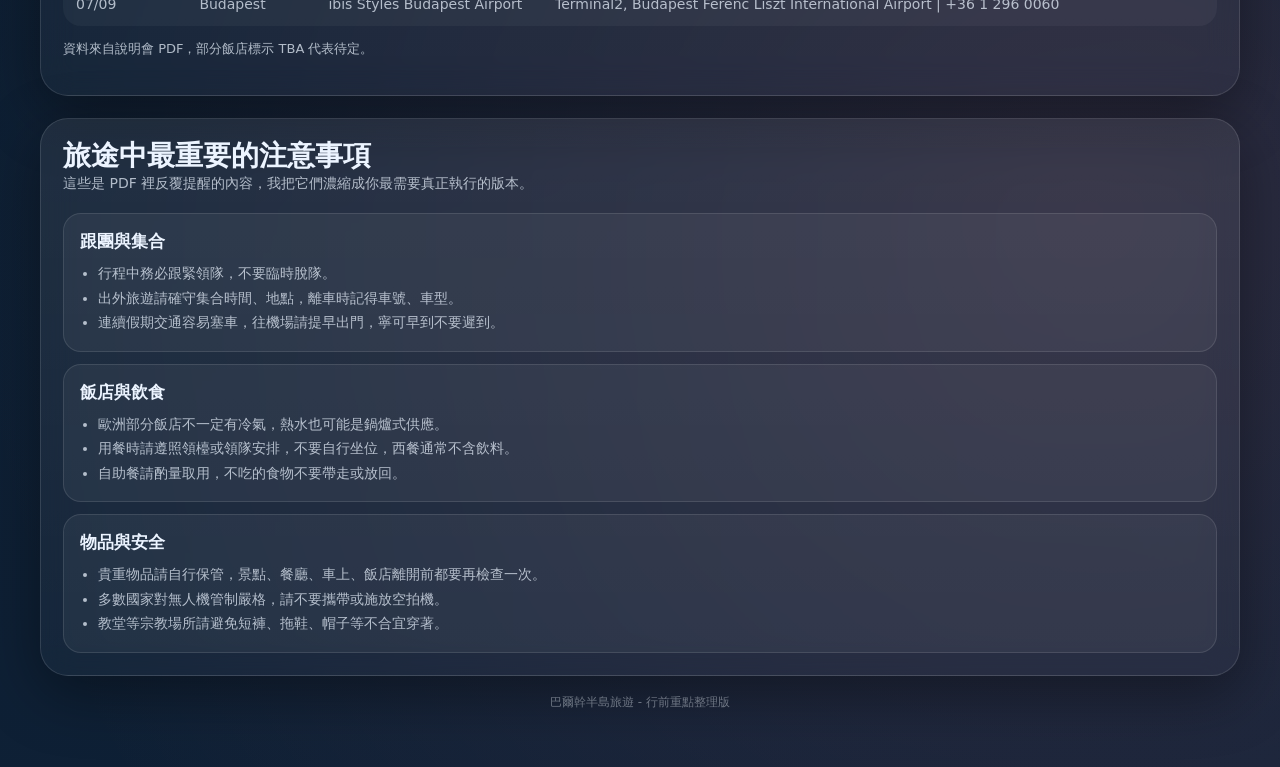
<file: 巴爾幹半島旅遊.html>
<!DOCTYPE html>
<html lang="zh-Hant">
<head>
  <meta charset="UTF-8" />
  <meta name="viewport" content="width=device-width, initial-scale=1.0" />
  <title>巴爾幹半島旅遊 - 行前重點與互動指南</title>
  <style>
    :root {
      --bg: #07131f;
      --bg-2: #0d2034;
      --card: rgba(10, 23, 38, 0.78);
      --card-2: rgba(16, 35, 56, 0.72);
      --line: rgba(255,255,255,0.12);
      --text: #ecf4ff;
      --muted: rgba(236, 244, 255, 0.72);
      --gold: #f4c76b;
      --teal: #77d5d9;
      --rose: #ff7b88;
      --lime: #b8f29b;
      --sky: #8ab4ff;
      --danger: #ff8b76;
      --shadow: 0 18px 60px rgba(0, 0, 0, 0.38);
      --radius: 22px;
    }

    * { box-sizing: border-box; }
    html { scroll-behavior: smooth; }
    body {
      margin: 0;
      color: var(--text);
      font-family: "Noto Sans TC", "PingFang TC", "Microsoft JhengHei", system-ui, sans-serif;
      background:
        radial-gradient(circle at 15% 15%, rgba(122, 213, 217, 0.18), transparent 26%),
        radial-gradient(circle at 85% 10%, rgba(244, 199, 107, 0.16), transparent 24%),
        radial-gradient(circle at 85% 90%, rgba(255, 123, 136, 0.13), transparent 22%),
        linear-gradient(160deg, #04101a 0%, #091a2a 38%, #0f2137 100%);
      min-height: 100vh;
      overflow-x: hidden;
    }

    body::before {
      content: "";
      position: fixed;
      inset: 0;
      pointer-events: none;
      background-image:
        linear-gradient(rgba(255,255,255,0.04) 1px, transparent 1px),
        linear-gradient(90deg, rgba(255,255,255,0.04) 1px, transparent 1px);
      background-size: 42px 42px;
      mask-image: linear-gradient(to bottom, rgba(0,0,0,0.5), rgba(0,0,0,0.15), transparent);
      opacity: 0.24;
    }

    .wrap {
      width: min(1200px, calc(100vw - 32px));
      margin: 0 auto;
      padding: 24px 0 56px;
      position: relative;
      z-index: 1;
    }

    .hero {
      display: grid;
      grid-template-columns: 1.2fr 0.8fr;
      gap: 20px;
      align-items: stretch;
      padding: 24px;
      border: 1px solid var(--line);
      background: linear-gradient(145deg, rgba(255,255,255,0.08), rgba(255,255,255,0.02));
      backdrop-filter: blur(18px);
      box-shadow: var(--shadow);
      border-radius: 30px;
      position: relative;
      overflow: hidden;
    }

    .hero::after {
      content: "";
      position: absolute;
      inset: auto -80px -120px auto;
      width: 260px;
      height: 260px;
      background: radial-gradient(circle, rgba(244, 199, 107, 0.22), rgba(244, 199, 107, 0) 70%);
      pointer-events: none;
    }

    .eyebrow {
      display: inline-flex;
      align-items: center;
      gap: 10px;
      padding: 8px 12px;
      border-radius: 999px;
      background: rgba(122, 213, 217, 0.12);
      color: var(--teal);
      font-size: 13px;
      letter-spacing: 0.12em;
      text-transform: uppercase;
      font-weight: 700;
    }

    h1 {
      margin: 14px 0 12px;
      font-family: "Georgia", "Times New Roman", serif;
      font-size: clamp(34px, 5vw, 60px);
      line-height: 1.02;
      letter-spacing: 0.02em;
    }

    .hero p {
      margin: 0;
      max-width: 62ch;
      color: var(--muted);
      font-size: 15px;
      line-height: 1.85;
    }

    .hero-actions {
      display: flex;
      flex-wrap: wrap;
      gap: 10px;
      margin-top: 18px;
    }

    .btn {
      appearance: none;
      border: 1px solid rgba(255,255,255,0.14);
      color: var(--text);
      background: rgba(255,255,255,0.06);
      border-radius: 999px;
      padding: 12px 16px;
      font-size: 14px;
      cursor: pointer;
      transition: transform 160ms ease, background 160ms ease, border-color 160ms ease;
      text-decoration: none;
      display: inline-flex;
      align-items: center;
      gap: 8px;
    }

    .btn:hover {
      transform: translateY(-1px);
      background: rgba(255,255,255,0.1);
      border-color: rgba(255,255,255,0.22);
    }

    .btn.primary {
      background: linear-gradient(135deg, rgba(244, 199, 107, 0.22), rgba(122, 213, 217, 0.18));
      border-color: rgba(244, 199, 107, 0.35);
      color: #fff7e6;
    }

    .hero-panel {
      background: linear-gradient(180deg, rgba(8, 21, 35, 0.72), rgba(8, 21, 35, 0.46));
      border: 1px solid rgba(255,255,255,0.12);
      border-radius: 24px;
      padding: 18px;
      display: grid;
      gap: 12px;
      align-content: start;
    }

    .stat-grid {
      display: grid;
      grid-template-columns: repeat(2, minmax(0, 1fr));
      gap: 12px;
    }

    .stat {
      background: rgba(255,255,255,0.06);
      border: 1px solid rgba(255,255,255,0.1);
      border-radius: 18px;
      padding: 14px;
      min-height: 92px;
    }

    .stat .k {
      font-size: 12px;
      color: var(--muted);
      letter-spacing: 0.08em;
      text-transform: uppercase;
      margin-bottom: 8px;
    }

    .stat .v {
      font-size: 18px;
      font-weight: 700;
      line-height: 1.3;
    }

    .stat .s {
      margin-top: 8px;
      color: var(--muted);
      font-size: 13px;
      line-height: 1.5;
    }

    .section {
      margin-top: 22px;
      border: 1px solid var(--line);
      border-radius: 28px;
      background: linear-gradient(180deg, rgba(255,255,255,0.07), rgba(255,255,255,0.03));
      backdrop-filter: blur(16px);
      box-shadow: var(--shadow);
      overflow: hidden;
    }

    .section-head {
      display: flex;
      justify-content: space-between;
      gap: 16px;
      align-items: end;
      padding: 22px 22px 0;
      flex-wrap: wrap;
    }

    .section-head h2 {
      margin: 0;
      font-size: 28px;
      line-height: 1.1;
      font-family: "Georgia", "Times New Roman", serif;
    }

    .section-head p {
      margin: 0;
      color: var(--muted);
      max-width: 72ch;
      line-height: 1.7;
      font-size: 14px;
    }

    .section-body {
      padding: 18px 22px 22px;
    }

    .grid-3 {
      display: grid;
      grid-template-columns: repeat(3, minmax(0, 1fr));
      gap: 14px;
    }

    .grid-2 {
      display: grid;
      grid-template-columns: 1.1fr 0.9fr;
      gap: 14px;
    }

    .mini-card {
      border: 1px solid rgba(255,255,255,0.11);
      background: linear-gradient(180deg, rgba(255,255,255,0.07), rgba(255,255,255,0.04));
      border-radius: 20px;
      padding: 16px;
    }

    .mini-card h3 {
      margin: 0 0 10px;
      font-size: 18px;
    }

    .mini-card p, .mini-card li {
      color: var(--muted);
      line-height: 1.75;
      font-size: 14px;
    }

    .mini-card ul {
      margin: 0;
      padding-left: 18px;
    }

    .pill-row {
      display: flex;
      flex-wrap: wrap;
      gap: 8px;
      margin-top: 10px;
    }

    .pill {
      display: inline-flex;
      align-items: center;
      gap: 6px;
      border-radius: 999px;
      padding: 7px 11px;
      font-size: 12px;
      border: 1px solid rgba(255,255,255,0.12);
      background: rgba(255,255,255,0.06);
      color: var(--text);
      white-space: nowrap;
    }

    .pill.good { border-color: rgba(184, 242, 155, 0.3); color: #dcffca; background: rgba(184, 242, 155, 0.08); }
    .pill.warn { border-color: rgba(244, 199, 107, 0.32); color: #ffe7b4; background: rgba(244, 199, 107, 0.08); }
    .pill.danger { border-color: rgba(255, 139, 118, 0.28); color: #ffd1c7; background: rgba(255, 139, 118, 0.08); }
    .pill.sky { border-color: rgba(138, 180, 255, 0.3); color: #dbe7ff; background: rgba(138, 180, 255, 0.08); }

    .checklist {
      display: grid;
      gap: 10px;
    }

    .check-item {
      display: flex;
      align-items: flex-start;
      gap: 10px;
      padding: 12px 13px;
      border-radius: 16px;
      border: 1px solid rgba(255,255,255,0.11);
      background: rgba(255,255,255,0.04);
    }

    .check-item input {
      margin-top: 4px;
      accent-color: var(--gold);
      transform: scale(1.1);
    }

    .check-item label {
      cursor: pointer;
      line-height: 1.55;
      font-size: 14px;
      color: var(--text);
    }

    .progress {
      margin: 0 0 10px;
    }

    .bar {
      height: 12px;
      background: rgba(255,255,255,0.08);
      border-radius: 999px;
      overflow: hidden;
      border: 1px solid rgba(255,255,255,0.08);
    }

    .bar > span {
      display: block;
      height: 100%;
      width: 0%;
      background: linear-gradient(90deg, var(--teal), var(--gold));
      border-radius: inherit;
      transition: width 220ms ease;
    }

    .progress small {
      display: block;
      margin-top: 8px;
      color: var(--muted);
    }

    .tools {
      display: flex;
      flex-wrap: wrap;
      gap: 10px;
      margin-bottom: 16px;
    }

    .tools input {
      flex: 1 1 280px;
      min-width: 220px;
      border: 1px solid rgba(255,255,255,0.12);
      border-radius: 999px;
      background: rgba(255,255,255,0.06);
      color: var(--text);
      padding: 13px 16px;
      outline: none;
      font-size: 14px;
    }

    .tools input::placeholder { color: rgba(236,244,255,0.45); }

    .timeline {
      display: grid;
      gap: 12px;
    }

    details.day {
      border-radius: 20px;
      border: 1px solid rgba(255,255,255,0.11);
      background: linear-gradient(180deg, rgba(255,255,255,0.06), rgba(255,255,255,0.03));
      overflow: clip;
      transition: transform 160ms ease, border-color 160ms ease, background 160ms ease;
    }

    details.day[open] {
      border-color: rgba(244, 199, 107, 0.35);
      background: linear-gradient(180deg, rgba(244, 199, 107, 0.08), rgba(255,255,255,0.03));
    }

    details.day:hover { transform: translateY(-1px); }

    summary.day-summary {
      list-style: none;
      cursor: pointer;
      padding: 16px 16px 14px;
      display: grid;
      grid-template-columns: auto 1fr auto;
      gap: 12px;
      align-items: center;
    }

    summary.day-summary::-webkit-details-marker { display: none; }

    .day-num {
      width: 52px;
      height: 52px;
      border-radius: 16px;
      display: grid;
      place-items: center;
      background: linear-gradient(135deg, rgba(122,213,217,0.18), rgba(244,199,107,0.18));
      border: 1px solid rgba(255,255,255,0.14);
      color: #fff7e6;
      font-weight: 800;
      font-size: 18px;
      letter-spacing: 0.04em;
    }

    .day-meta h3 {
      margin: 0 0 6px;
      font-size: 17px;
      line-height: 1.35;
    }

    .day-meta p {
      margin: 0;
      color: var(--muted);
      font-size: 13px;
      line-height: 1.55;
    }

    .day-badges {
      display: flex;
      flex-wrap: wrap;
      gap: 8px;
      justify-content: flex-end;
    }

    .day-body {
      padding: 0 16px 16px 80px;
      color: var(--muted);
      line-height: 1.75;
      font-size: 14px;
    }

    .day-body strong { color: #fff; }

    .day-body ul {
      margin: 8px 0 0;
      padding-left: 18px;
    }

    .notice-list {
      display: grid;
      gap: 12px;
    }

    .notice {
      border: 1px solid rgba(255,255,255,0.11);
      border-radius: 18px;
      background: rgba(255,255,255,0.05);
      padding: 16px;
    }

    .notice h3 {
      margin: 0 0 8px;
      font-size: 17px;
    }

    .notice p, .notice li {
      margin: 0;
      color: var(--muted);
      line-height: 1.75;
      font-size: 14px;
    }

    .notice ul {
      margin: 8px 0 0;
      padding-left: 18px;
    }

    .hotel-table {
      width: 100%;
      border-collapse: collapse;
      overflow: hidden;
      border-radius: 18px;
      border: 1px solid rgba(255,255,255,0.12);
      background: rgba(255,255,255,0.04);
      font-size: 14px;
    }

    .hotel-table th, .hotel-table td {
      padding: 13px 12px;
      border-bottom: 1px solid rgba(255,255,255,0.09);
      text-align: left;
      vertical-align: top;
    }

    .hotel-table th {
      color: #fff8e9;
      background: rgba(255,255,255,0.05);
      font-size: 13px;
      letter-spacing: 0.05em;
    }

    .hotel-table td {
      color: var(--muted);
    }

    .small-note {
      margin-top: 12px;
      color: var(--muted);
      font-size: 13px;
      line-height: 1.65;
    }

    .footer {
      margin: 18px 0 0;
      color: rgba(236,244,255,0.48);
      font-size: 12px;
      text-align: center;
    }

    .anchor {
      position: relative;
      top: -18px;
    }

    @media (max-width: 980px) {
      .hero, .grid-2, .grid-3 { grid-template-columns: 1fr; }
      .day-body { padding-left: 16px; }
      .day-summary { grid-template-columns: auto 1fr; }
      .day-badges { grid-column: 1 / -1; justify-content: flex-start; }
    }

    @media (max-width: 640px) {
      .wrap { width: min(100vw - 18px, 1200px); padding-top: 10px; }
      .hero, .section { border-radius: 22px; }
      .section-head, .section-body, .hero { padding-left: 16px; padding-right: 16px; }
      .stat-grid { grid-template-columns: 1fr; }
      .hero-actions .btn { flex: 1 1 100%; justify-content: center; }
      summary.day-summary { padding: 14px; }
      .day-num { width: 46px; height: 46px; border-radius: 14px; font-size: 16px; }
    }

    @media print {
      :root {
        --bg: #ffffff;
        --bg-2: #ffffff;
        --card: #ffffff;
        --card-2: #ffffff;
        --line: rgba(0,0,0,0.12);
        --text: #101828;
        --muted: #4b5563;
        --gold: #8b6a16;
        --teal: #0f766e;
        --rose: #b42318;
        --lime: #3f6212;
        --sky: #1d4ed8;
        --danger: #b42318;
      }

      body {
        background: #fff !important;
        color: #101828 !important;
      }

      body::before {
        display: none !important;
      }

      .wrap {
        width: 100% !important;
        padding: 0 !important;
      }

      .hero,
      .section,
      .hero-panel,
      .mini-card,
      details.day,
      .stat,
      .check-item,
      .notice,
      .hotel-table {
        background: #fff !important;
        box-shadow: none !important;
        backdrop-filter: none !important;
      }

      .hero,
      .section,
      .mini-card,
      .notice,
      .stat,
      .check-item,
      details.day,
      .hotel-table {
        border-color: rgba(0,0,0,0.14) !important;
      }

      .hero {
        grid-template-columns: 1fr 0.85fr;
        page-break-after: avoid;
      }

      .hero-actions,
      .tools,
      #toggleAllBtn,
      #openFirstBtn,
      #clearFilterBtn {
        display: none !important;
      }

      .btn,
      .pill {
        color: #101828 !important;
        background: #f3f4f6 !important;
        border-color: rgba(0,0,0,0.12) !important;
      }

      .pill.good,
      .pill.warn,
      .pill.danger,
      .pill.sky {
        background: #f3f4f6 !important;
        color: #101828 !important;
      }

      a {
        color: #1d4ed8 !important;
        text-decoration: none !important;
      }

      details.day {
        break-inside: avoid;
        page-break-inside: avoid;
      }

      details.day[open] {
        background: #fff !important;
      }

      .day-body {
        color: #4b5563 !important;
      }

      .day-body strong,
      h1,
      h2,
      h3,
      .v,
      .day-num,
      .stat .v {
        color: #101828 !important;
      }

      .footer {
        color: #6b7280 !important;
      }

      .section {
        break-inside: avoid;
      }

      .hotel-table th {
        background: #f9fafb !important;
      }

      .anchor {
        top: 0;
      }
    }
  </style>
</head>
<body>
  <div class="wrap">
    <section class="hero">
      <div>
        <div class="eyebrow">Balkans Journey Guide</div>
        <h1>巴爾幹半島旅遊<br />行前重點與安全提醒</h1>
        <p>
          這份單頁整理自《0625超值巴爾幹17日-說明會資料》，把你最需要記住的資訊濃縮成一眼就能讀懂的重點：
          出發前要帶什麼、旅途中要注意什麼、每天大概去哪裡、住哪裡，以及回國前怎麼避免漏東漏西。
        </p>
        <div class="hero-actions">
          <a class="btn primary" href="#checklist">先看行前清單</a>
          <a class="btn" href="#itinerary">查看每日行程</a>
          <button class="btn" id="toggleAllBtn" type="button">展開 / 收合行程</button>
        </div>
      </div>
      <div class="hero-panel">
        <div class="stat-grid">
          <div class="stat">
            <div class="k">旅遊日期</div>
            <div class="v">2026/06/25 - 2026/07/11</div>
            <div class="s">共 17 天，含北京轉機與回程。</div>
          </div>
          <div class="stat">
            <div class="k">集合時間</div>
            <div class="v">06/25 15:40</div>
            <div class="s">桃園機場第二航廈，中國國際航空櫃檯。</div>
          </div>
          <div class="stat">
            <div class="k">領隊</div>
            <div class="v">劉燕杰 先生</div>
            <div class="s">0932-511-388</div>
          </div>
          <div class="stat">
            <div class="k">出團名稱</div>
            <div class="v">找到ㄌ旅遊</div>
            <div class="s">北京轉機，請記得台胞證。</div>
          </div>
        </div>
        <div class="pill-row">
          <span class="pill sky">中國國際航空</span>
          <span class="pill warn">托運 23kg</span>
          <span class="pill warn">手提 1 件 5kg</span>
          <span class="pill danger">液體 100ml</span>
          <span class="pill good">220V / 雙圓孔</span>
        </div>
      </div>
    </section>

    <section class="section">
      <div class="section-head">
        <div>
          <h2>先記住這 6 件事</h2>
          <p>這些是從說明會資料裡最容易影響旅程順不順的內容，我幫你濃縮成最短版本，出門前先過一遍最安心。</p>
        </div>
      </div>
      <div class="section-body">
        <div class="grid-3">
          <div class="mini-card">
            <h3>證件與入境</h3>
            <ul>
              <li>護照一定要帶，並確認效期。</li>
              <li>此班機需在北京轉機，請準備有效期內的台胞證。</li>
              <li>歐盟現金超過 1 萬歐元需申報，回台入境也有免稅與申報規定。</li>
            </ul>
          </div>
          <div class="mini-card">
            <h3>行李與隨身物</h3>
            <ul>
              <li>經濟艙託運行李 23 公斤，手提行李建議 1 件、5 公斤內。</li>
              <li>液體、膠狀、噴霧每瓶 100ml 內，需放透明夾鏈袋。</li>
              <li>刀具、瑞士刀、剪刀、打火機、保溫瓶等請放托運或乾脆不要帶。</li>
            </ul>
          </div>
          <div class="mini-card">
            <h3>穿著與裝備</h3>
            <ul>
              <li>巴爾幹與歐洲溫差大，帶一件防風防水外套。</li>
              <li>走路多，至少準備 2 雙舒適好走的鞋。</li>
              <li>多數飯店不一定提供牙刷、牙膏、拖鞋、吹風機，請自行準備。</li>
            </ul>
          </div>
        </div>
      </div>
    </section>

    <section class="section" id="checklist">
      <div class="section-head">
        <div>
          <h2>行前打包清單</h2>
          <p>可直接勾選。完成度會自動顯示，讓你出發前少漏一樣，旅途上就多一分從容。</p>
        </div>
      </div>
      <div class="section-body grid-2">
        <div class="mini-card">
          <div class="progress">
            <div class="bar"><span id="progressBar"></span></div>
            <small id="progressText">0 / 12 項已完成</small>
          </div>
          <div class="checklist" id="checklistList"></div>
        </div>
        <div class="mini-card">
          <h3>最常忘記的 5 樣</h3>
          <div class="pill-row">
            <span class="pill danger">護照</span>
            <span class="pill danger">台胞證</span>
            <span class="pill warn">變壓器</span>
            <span class="pill warn">雨具</span>
            <span class="pill warn">常備藥</span>
          </div>
          <div style="height:12px"></div>
          <ul>
            <li>房間可能沒有冷氣或暖氣配置不同，夏季也要帶薄外套。</li>
            <li>熱水可能是鍋爐式供應，多人同時使用時可能不穩定。</li>
            <li>歐洲部分飯店不一定提供毛巾、牙刷、牙膏、沐浴用品、拖鞋。</li>
            <li>旅途中物品遺失通常不會有人幫忙代為轉交，離開景點和餐廳前先檢查。</li>
            <li>若有特殊飲食需求，請提前和旅行社確認。</li>
          </ul>
        </div>
      </div>
    </section>

    <section class="section">
      <div class="section-head">
        <div>
          <h2>機票與聯絡資訊</h2>
          <p>這些資訊建議截圖存在手機裡，萬一臨時要找人、找櫃檯或確認時間，可以直接看。</p>
        </div>
      </div>
      <div class="section-body grid-2">
        <div class="mini-card">
          <h3>航班資訊</h3>
          <table class="hotel-table">
            <thead>
              <tr>
                <th>航班</th>
                <th>日期</th>
                <th>路線</th>
                <th>時間</th>
              </tr>
            </thead>
            <tbody>
              <tr>
                <td>CA190</td>
                <td>06/25 (四)</td>
                <td>桃園 -> 北京</td>
                <td>18:40 - 22:00</td>
              </tr>
              <tr>
                <td>CA719</td>
                <td>06/26 (五)</td>
                <td>北京 -> 布達佩斯</td>
                <td>03:00 - 07:00</td>
              </tr>
              <tr>
                <td>CA720</td>
                <td>07/10 (五)</td>
                <td>布達佩斯 -> 北京</td>
                <td>13:00 - 04:10+1</td>
              </tr>
              <tr>
                <td>CA185</td>
                <td>07/11 (六)</td>
                <td>北京 -> 桃園</td>
                <td>08:30 - 11:40</td>
              </tr>
            </tbody>
          </table>
          <p class="small-note">提醒：北京轉機，請準備台胞證；中國國際航空經濟艙託運行李每人一件 23 公斤。</p>
        </div>
        <div class="mini-card">
          <h3>緊急聯絡</h3>
          <div class="checklist">
            <div class="check-item"><label>臺灣聯絡處：<a href="tel:+886277291357" style="color:var(--sky)">+886-2-7729-1357</a>（10:00 - 17:30）</label></div>
            <div class="check-item"><label>Abbie：<a href="tel:+886930311200" style="color:var(--sky)">0930-311-200</a></label></div>
            <div class="check-item"><label>Wendy：<a href="tel:+886906495888" style="color:var(--sky)">0906-495-888</a></label></div>
            <div class="check-item"><label>Kristina：<a href="tel:+886988102859" style="color:var(--sky)">0988-102-859</a></label></div>
          </div>
          <p class="small-note">旅途中最重要的習慣：跟緊領隊、不要臨時脫隊、下車前先確認護照、手機、錢包、耳機與外套。</p>
        </div>
      </div>
    </section>

    <section class="section" id="itinerary">
      <div class="section-head">
        <div>
          <h2>每日行程一覽</h2>
          <p>每一天都已整理成可收合卡片。你可以搜尋城市名稱，快速找到當天重點、住宿和注意事項。</p>
        </div>
      </div>
      <div class="section-body">
        <div class="tools">
          <input id="filterInput" type="search" placeholder="搜尋城市、國家、景點或飯店，例如：布達佩斯、索菲亞、古橋..." />
          <button class="btn" id="openFirstBtn" type="button">先打開前 3 天</button>
          <button class="btn" id="clearFilterBtn" type="button">清除搜尋</button>
        </div>
        <div class="timeline" id="timeline"></div>
      </div>
    </section>

    <section class="section">
      <div class="section-head">
        <div>
          <h2>住宿名單</h2>
          <p>這一段只保留飯店與地點，方便你在車上、集合時或晚上報平安時快速查找。</p>
        </div>
      </div>
      <div class="section-body">
        <table class="hotel-table">
          <thead>
            <tr>
              <th>日期</th>
              <th>地點</th>
              <th>飯店</th>
              <th>電話 / 地址</th>
            </tr>
          </thead>
          <tbody id="hotelBody"></tbody>
        </table>
        <p class="small-note">資料來自說明會 PDF，部分飯店標示 TBA 代表待定。</p>
      </div>
    </section>

    <section class="section">
      <div class="section-head">
        <div>
          <h2>旅途中最重要的注意事項</h2>
          <p>這些是 PDF 裡反覆提醒的內容，我把它們濃縮成你最需要真正執行的版本。</p>
        </div>
      </div>
      <div class="section-body notice-list">
        <div class="notice">
          <h3>跟團與集合</h3>
          <ul>
            <li>行程中務必跟緊領隊，不要臨時脫隊。</li>
            <li>出外旅遊請確守集合時間、地點，離車時記得車號、車型。</li>
            <li>連續假期交通容易塞車，往機場請提早出門，寧可早到不要遲到。</li>
          </ul>
        </div>
        <div class="notice">
          <h3>飯店與飲食</h3>
          <ul>
            <li>歐洲部分飯店不一定有冷氣，熱水也可能是鍋爐式供應。</li>
            <li>用餐時請遵照領檯或領隊安排，不要自行坐位，西餐通常不含飲料。</li>
            <li>自助餐請酌量取用，不吃的食物不要帶走或放回。</li>
          </ul>
        </div>
        <div class="notice">
          <h3>物品與安全</h3>
          <ul>
            <li>貴重物品請自行保管，景點、餐廳、車上、飯店離開前都要再檢查一次。</li>
            <li>多數國家對無人機管制嚴格，請不要攜帶或施放空拍機。</li>
            <li>教堂等宗教場所請避免短褲、拖鞋、帽子等不合宜穿著。</li>
          </ul>
        </div>
      </div>
    </section>

    <div class="footer">巴爾幹半島旅遊 - 行前重點整理版</div>
  </div>

  <script>
    const checklistItems = [
      ["passport", "護照、台胞證、護照影本"],
      ["luggage", "23kg 托運行李與 5kg 手提行李"],
      ["meds", "常備藥、個人藥品、感冒藥、腸胃藥"],
      ["power", "220V 變壓器與轉接頭"],
      ["shoes", "舒適好走的鞋子至少 2 雙"],
      ["rain", "雨具或輕便雨衣"],
      ["toiletries", "牙刷、牙膏、拖鞋、毛巾等備品"],
      ["coat", "防風外套或薄羽絨"],
      ["bag", "隨身腰包 / 斜背包"],
      ["phone", "手機、充電線、行動電源"],
      ["cash", "零用金 / 信用卡 / 旅行支票"],
      ["docs", "保險資料、緊急聯絡方式"]
    ];

    const itinerary = [
      {
        day: "1",
        date: "06/25",
        route: "桃園 → 轉機點",
        highlight: "晚間自桃園出發，先在飛機上休息，準備隔天抵達布達佩斯。",
        stays: "機上",
        tags: ["集合 15:40", "CA190", "北京轉機"],
      },
      {
        day: "2",
        date: "06/26",
        route: "布達佩斯 → 凱奇凱梅特 → 塞格德",
        highlight: "布達佩斯舊城區、多瑙河風光、凱奇凱梅特藝術風格建築、塞格德還願教堂。",
        stays: "Hotel Tisza",
        tags: ["匈牙利", "東歐巴黎", "塞格德"],
      },
      {
        day: "3",
        date: "06/27",
        route: "塞格德 → 蒂米甚瓦拉 → 錫比烏",
        highlight: "蒂米甚瓦拉的小維也納風情、錫比烏福音教堂與騙子橋。",
        stays: "Mercure Sibiu Airport",
        tags: ["羅馬尼亞", "小維也納", "騙子橋"],
      },
      {
        day: "4",
        date: "06/28",
        route: "錫比烏 → 錫吉什瓦拉 → 普雷穆爾 → 布拉索夫",
        highlight: "錫吉什瓦拉鐘塔、普雷穆爾防禦性教堂、布拉索夫黑教堂與繩索街。",
        stays: "HP Tower One",
        tags: ["UNESCO", "德古拉", "古城"],
      },
      {
        day: "5",
        date: "06/29",
        route: "布拉索夫 → 布加勒斯特",
        highlight: "人民宮、革命廣場、老城區與羅馬尼亞小巴黎風情。",
        stays: "ibis Styles Bucharest Erbas",
        tags: ["人民宮", "小巴黎", "首都"],
      },
      {
        day: "6",
        date: "06/30",
        route: "布加勒斯特 → 大塔爾諾沃",
        highlight: "山城風景、阿森王朝紀念碑、斯坦博洛夫橋、古爾科街。",
        stays: "Hotel Sevastokrator",
        tags: ["保加利亞", "帝王之都", "山城"],
      },
      {
        day: "7",
        date: "07/01",
        route: "大塔爾諾沃 → 卡贊勒克 → 索菲亞",
        highlight: "玫瑰谷與索菲亞市區，重點看亞歷山大涅夫斯基大教堂、聖索菲亞教堂等。",
        stays: "Mercure Sofia City",
        tags: ["玫瑰之都", "首善之都", "教堂"],
      },
      {
        day: "8",
        date: "07/02",
        route: "索菲亞 → 里拉修道院 → 史高比耶",
        highlight: "里拉修道院是巴爾幹重要世界遺產，之後進入北馬其頓首都史高比耶。",
        stays: "Gardenia Hotel & Spa",
        tags: ["世界文化遺產", "東正教", "北馬其頓"],
      },
      {
        day: "9",
        date: "07/03",
        route: "史高比耶 → 格拉洽尼察修道院 → 普利斯緹娜 → 史高比耶",
        highlight: "科索沃首都普利斯緹娜、斯坎德培廣場、新生兒紀念碑與比爾克林頓大道。",
        stays: "Gardenia Hotel & Spa",
        tags: ["科索沃", "修道院", "雙城往返"],
      },
      {
        day: "10",
        date: "07/04",
        route: "史高比耶 → 奧荷瑞德",
        highlight: "奧荷瑞德古城與湖區風景，保留歐洲很有味道的中世紀感。",
        stays: "TBA",
        tags: ["奧荷瑞德", "湖城", "TBA"],
      },
      {
        day: "11",
        date: "07/05",
        route: "奧荷瑞德 → 提拉娜",
        highlight: "前往阿爾巴尼亞首都提拉娜，走訪廣場、鐘樓、文化宮與歷史博物館。",
        stays: "TBA",
        tags: ["阿爾巴尼亞", "首都", "城市漫步"],
      },
      {
        day: "12",
        date: "07/06",
        route: "提拉娜 → 波德哥里察 → 附近小鎮",
        highlight: "黑山首都波德哥里察與周邊景點，夜宿 Hotel Sato。",
        stays: "Hotel Sato",
        tags: ["黑山", "轉景", "海邊小鎮"],
      },
      {
        day: "13",
        date: "07/07",
        route: "飯店 → 科托爾 → 莫斯塔爾",
        highlight: "科托爾灣世界文化遺產、海門、聖特勒芬教堂，再一路到波士尼亞莫斯塔爾。",
        stays: "HA Hotel Mostar",
        tags: ["科托爾", "莫斯塔爾", "古城"],
      },
      {
        day: "14",
        date: "07/08",
        route: "莫斯塔爾 → 賽拉耶佛 → 附近小鎮",
        highlight: "莫斯塔爾古橋、塞拉耶佛拉丁橋、清真寺與土耳其市集風情。",
        stays: "Hotel Park",
        tags: ["波士尼亞", "古橋", "首都風情"],
      },
      {
        day: "15",
        date: "07/09",
        route: "飯店 → 克羅埃西亞 → 奧西耶克 → 匈牙利佩奇 → 布達佩斯",
        highlight: "克羅埃西亞與匈牙利交界的城市巡禮，最後回到布達佩斯。",
        stays: "ibis Styles Budapest Airport",
        tags: ["克羅埃西亞", "匈牙利", "回布達佩斯"],
      },
      {
        day: "16",
        date: "07/10",
        route: "布達佩斯 → 轉機點",
        highlight: "中午起飛返回北京，建議把退稅、隨身物品與證件再確認一次。",
        stays: "機上",
        tags: ["CA720", "退稅", "回程"],
      },
      {
        day: "17",
        date: "07/11",
        route: "轉機點 → 桃園國際機場",
        highlight: "清晨北京轉機，上午回到桃園，請提早通知接機時間。",
        stays: "返家",
        tags: ["CA185", "回台", "入關"],
      }
    ];

    const hotels = [
      ["06/26", "Szeged", "Hotel Tisza", "Szeged, Széchenyi tér 3, 6720 匈牙利 | +36 62 478 278"],
      ["06/27", "Sibiu", "Mercure Sibiu airport", "Șoseaua Alba Iulia 120, Sibiu 550052 羅馬尼亞 | +40 269 228 875"],
      ["06/28", "Brasov", "HP Tower One", "Calea București 13, 500326 Brașov, 羅馬尼亞 | +40 268 508 009"],
      ["06/29", "Bucharest", "ibis Styles Bucharest Erbas", "Strada Căpitan Alexandru Șerbănescu 27, 014292 București, 羅馬尼亞 | +40 31 405 2020"],
      ["06/30", "Veliko Tarnovo", "Hotel Sevastokrator", "ul. \"Sveti Nikola\" 13, 5029 Arbanasi, 保加利亞 | +359 88 586 9961"],
      ["07/01", "Sofia", "Mercure Sofia City", "Manastirski Livadi, Bulgaria Blvd 83, 1404 Sofia, 保加利亞 | +359 2 818 9618"],
      ["07/02 - 07/03", "Veles", "Gardenia Hotel & Spa", "Akademik Penco Davcev 75 Veles MK, 1400 北馬其頓 | +389 43 224 464"],
      ["07/04", "Ohrid", "TBA", "TBA"],
      ["07/05", "Tirana", "TBA", "TBA"],
      ["07/06", "Sutomore", "Hotel Sato", "Sutomore, 蒙特內哥羅 | +382 30 374 256"],
      ["07/07", "Mostar", "HA Hotel Mostar", "Maršala Tita bb, Mostar 88000 波士尼亞與赫塞哥維納 | +387 36 506-870"],
      ["07/08", "Doboj", "Hotel Park", "Kneza Lazara 2, Doboj 74000 波士尼亞與赫塞哥維納 | +387 65 068-938"],
      ["07/09", "Budapest", "ibis Styles Budapest Airport", "Terminal2, Budapest Ferenc Liszt International Airport | +36 1 296 0060"]
    ];

    const checklistEl = document.getElementById("checklistList");
    const progressBar = document.getElementById("progressBar");
    const progressText = document.getElementById("progressText");
    const timelineEl = document.getElementById("timeline");
    const hotelBody = document.getElementById("hotelBody");
    const filterInput = document.getElementById("filterInput");
    const toggleAllBtn = document.getElementById("toggleAllBtn");
    const openFirstBtn = document.getElementById("openFirstBtn");
    const clearFilterBtn = document.getElementById("clearFilterBtn");

    function loadChecklistState() {
      try {
        return JSON.parse(localStorage.getItem("balkan_checklist") || "{}");
      } catch {
        return {};
      }
    }

    function saveChecklistState(state) {
      localStorage.setItem("balkan_checklist", JSON.stringify(state));
    }

    function renderChecklist() {
      const state = loadChecklistState();
      checklistEl.innerHTML = checklistItems.map(([id, label]) => {
        const checked = state[id] ? "checked" : "";
        return `
          <div class="check-item">
            <input type="checkbox" id="${id}" ${checked} />
            <label for="${id}">${label}</label>
          </div>
        `;
      }).join("");

      checklistEl.querySelectorAll("input[type='checkbox']").forEach((input) => {
        input.addEventListener("change", () => {
          const next = loadChecklistState();
          next[input.id] = input.checked;
          saveChecklistState(next);
          updateProgress();
        });
      });
      updateProgress();
    }

    function updateProgress() {
      const state = loadChecklistState();
      const done = checklistItems.filter(([id]) => state[id]).length;
      const total = checklistItems.length;
      const pct = Math.round((done / total) * 100);
      progressBar.style.width = `${pct}%`;
      progressText.textContent = `${done} / ${total} 項已完成`;
    }

    function renderTimeline() {
      timelineEl.innerHTML = itinerary.map(item => `
        <details class="day" data-search="${(item.day + item.date + item.route + item.highlight + item.stays + item.tags.join(" ")).toLowerCase()}">
          <summary class="day-summary">
            <div class="day-num">${item.day}</div>
            <div class="day-meta">
              <h3>第 ${item.day} 天 · ${item.date} · ${item.route}</h3>
              <p>${item.highlight}</p>
            </div>
            <div class="day-badges">
              <span class="pill sky">${item.stays}</span>
              ${item.tags.slice(0, 2).map(tag => `<span class="pill">${tag}</span>`).join("")}
            </div>
          </summary>
          <div class="day-body">
            <strong>旅程重點：</strong>${item.highlight}
            <ul>
              <li><strong>住宿：</strong>${item.stays}</li>
              <li><strong>提醒：</strong>跟緊領隊、離車先確認證件與隨身物品，餐廳與飯店依安排入座，不要臨時脫隊。</li>
              <li><strong>標籤：</strong>${item.tags.join(" / ")}</li>
            </ul>
          </div>
        </details>
      `).join("");
    }

    function renderHotels() {
      hotelBody.innerHTML = hotels.map(row => `
        <tr>
          <td>${row[0]}</td>
          <td>${row[1]}</td>
          <td>${row[2]}</td>
          <td>${row[3]}</td>
        </tr>
      `).join("");
    }

    function filterTimeline(query) {
      const q = query.trim().toLowerCase();
      const cards = [...timelineEl.querySelectorAll("details.day")];
      cards.forEach(card => {
        const hit = !q || card.dataset.search.includes(q);
        card.style.display = hit ? "" : "none";
      });
    }

    function setAll(open) {
      timelineEl.querySelectorAll("details.day").forEach(card => { card.open = open; });
    }

    renderChecklist();
    renderTimeline();
    renderHotels();

    filterInput.addEventListener("input", (e) => filterTimeline(e.target.value));
    clearFilterBtn.addEventListener("click", () => {
      filterInput.value = "";
      filterTimeline("");
      filterInput.focus();
    });
    openFirstBtn.addEventListener("click", () => {
      const cards = [...timelineEl.querySelectorAll("details.day")];
      cards.forEach((card, idx) => { card.open = idx < 3; });
      cards.forEach((card, idx) => { if (idx >= 3) card.open = false; });
      cards.slice(0, 3).forEach(card => card.scrollIntoView({ behavior: "smooth", block: "start" }));
    });
    toggleAllBtn.addEventListener("click", () => {
      const cards = [...timelineEl.querySelectorAll("details.day")];
      const shouldOpen = cards.some(card => !card.open);
      setAll(shouldOpen);
    });
  </script>
</body>
</html>
</file>
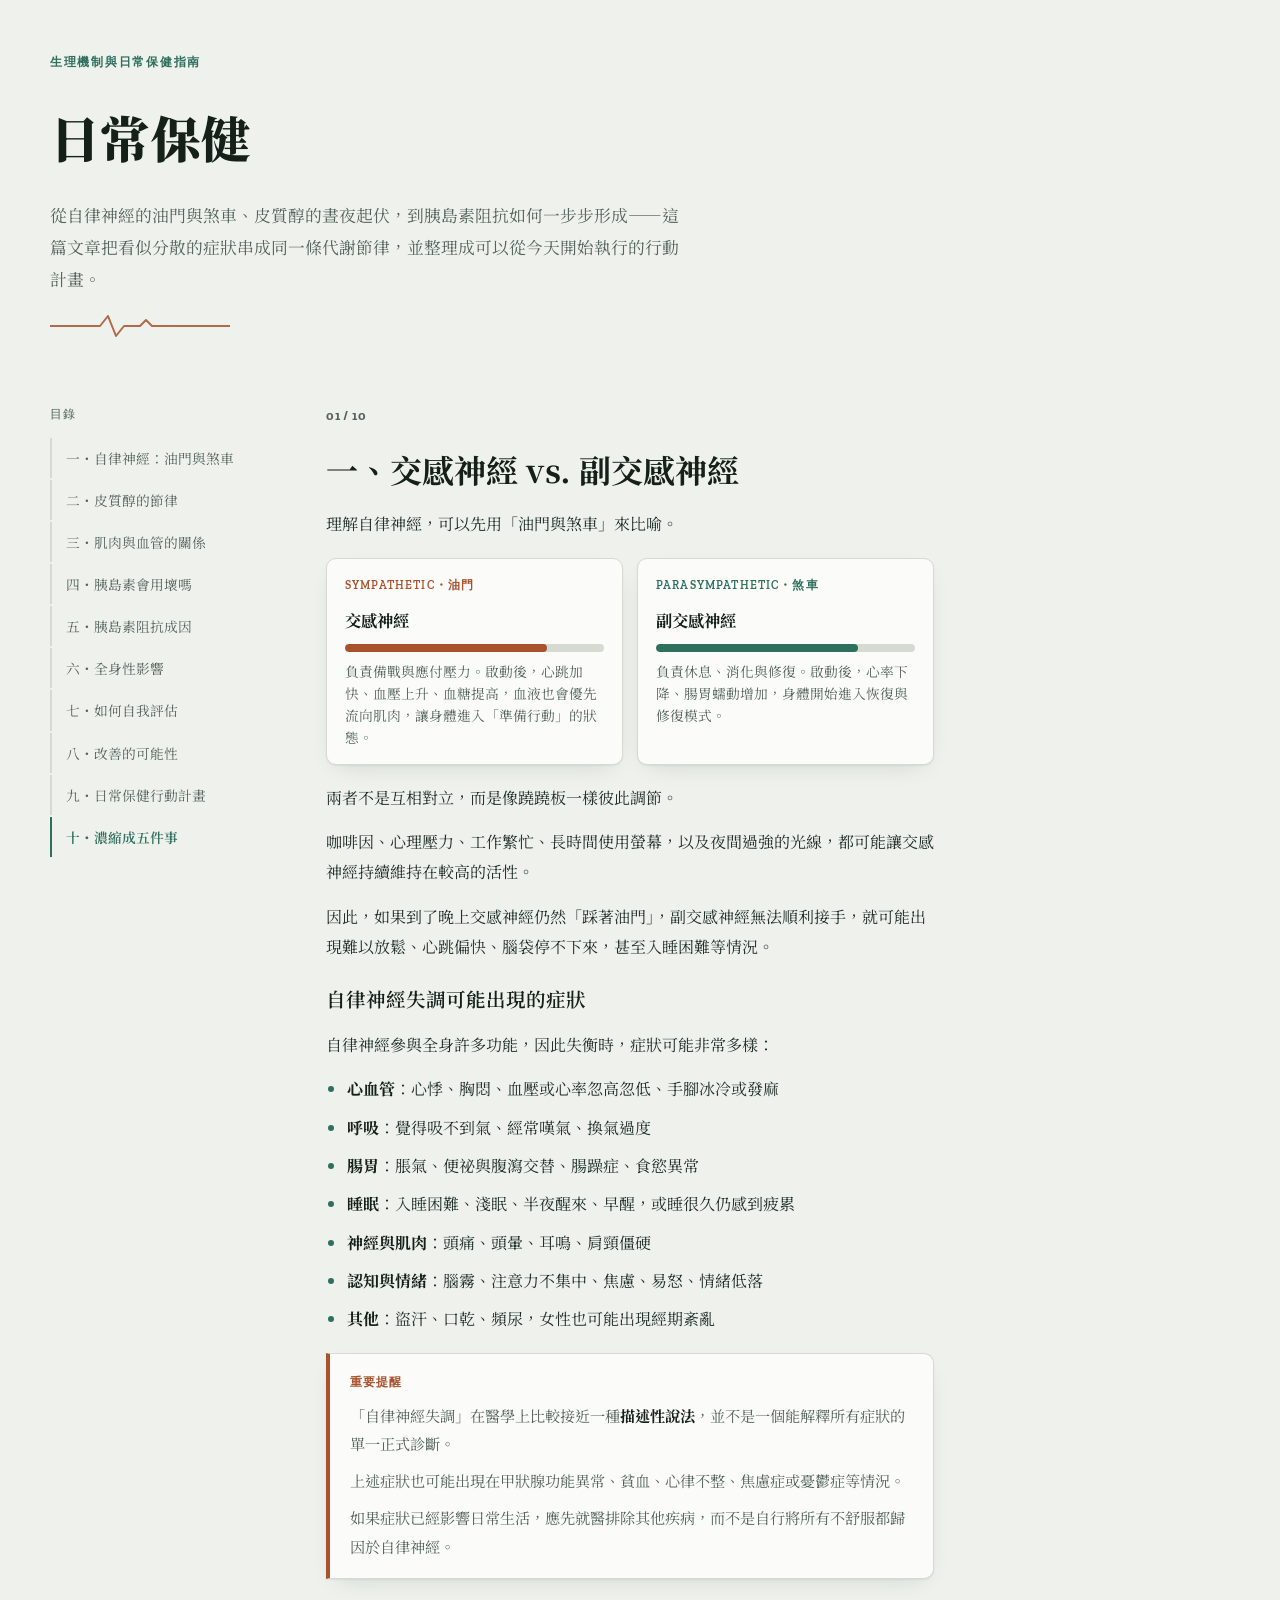
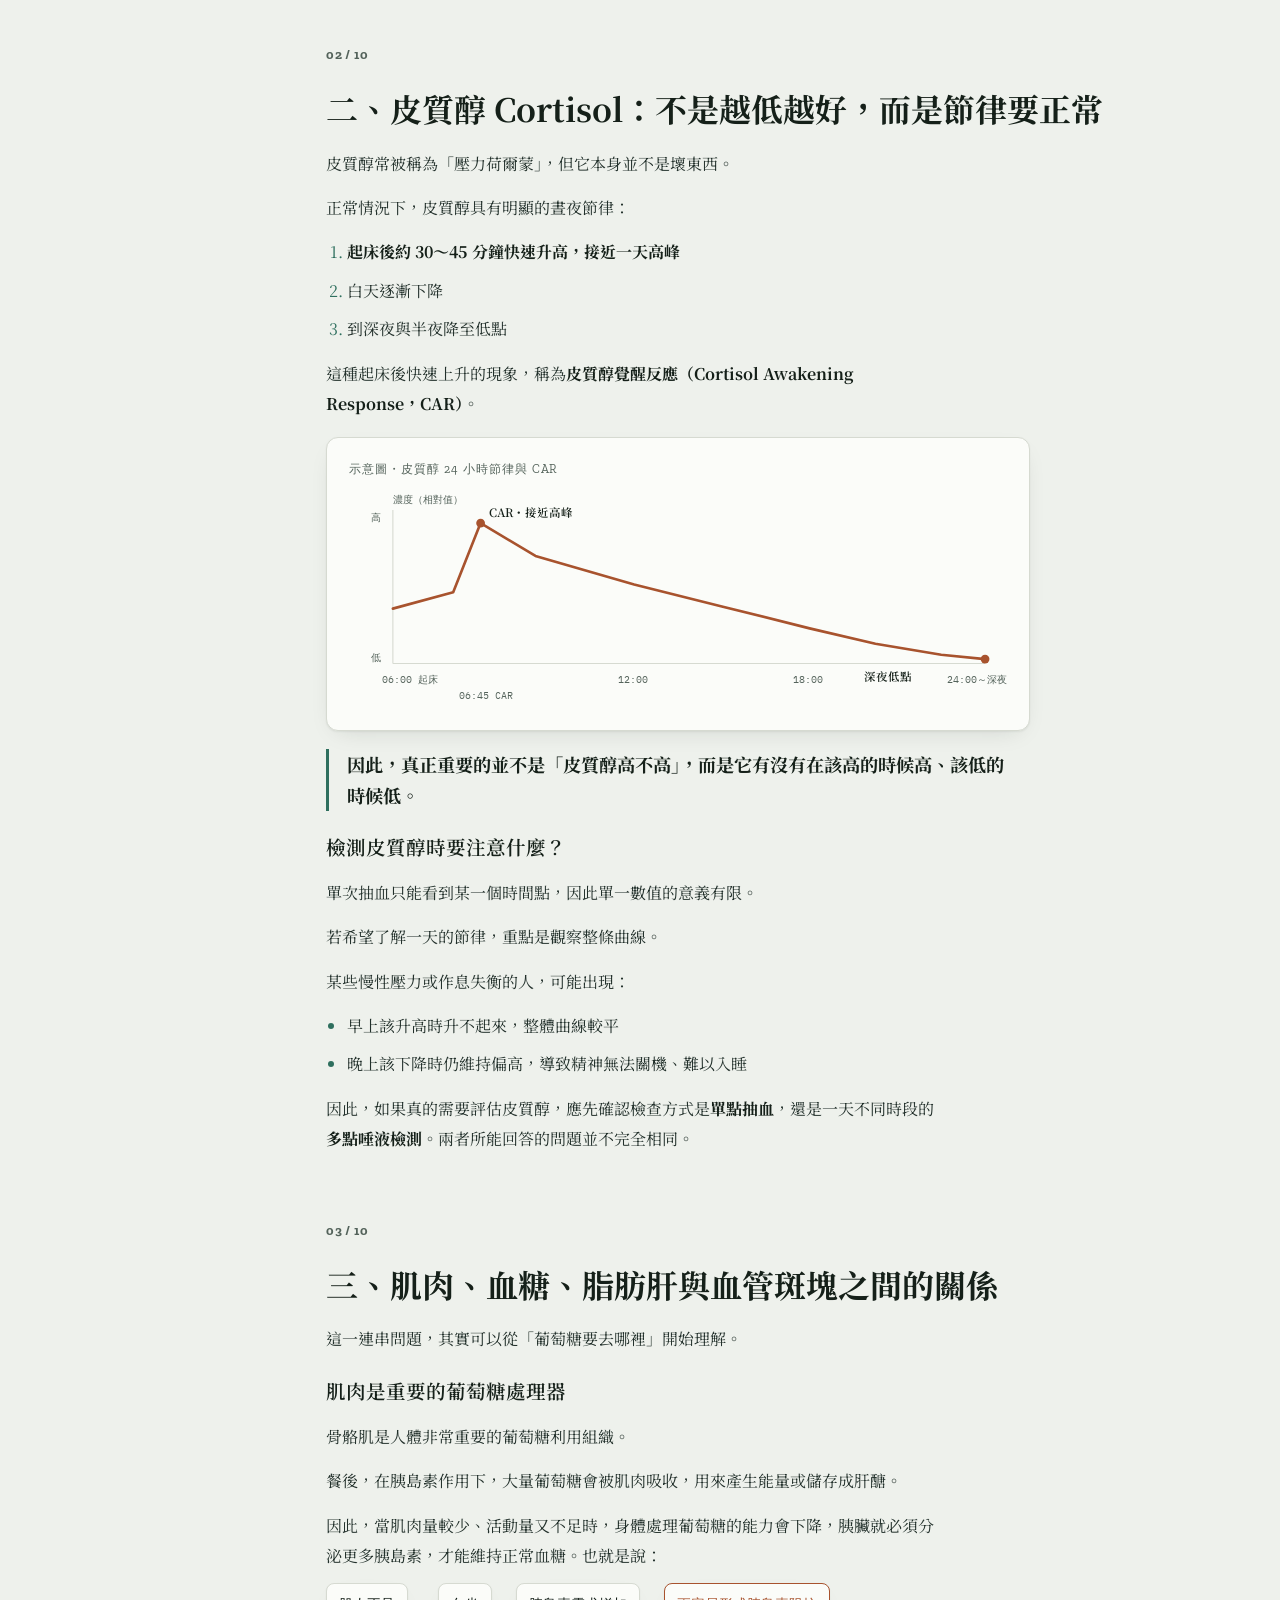
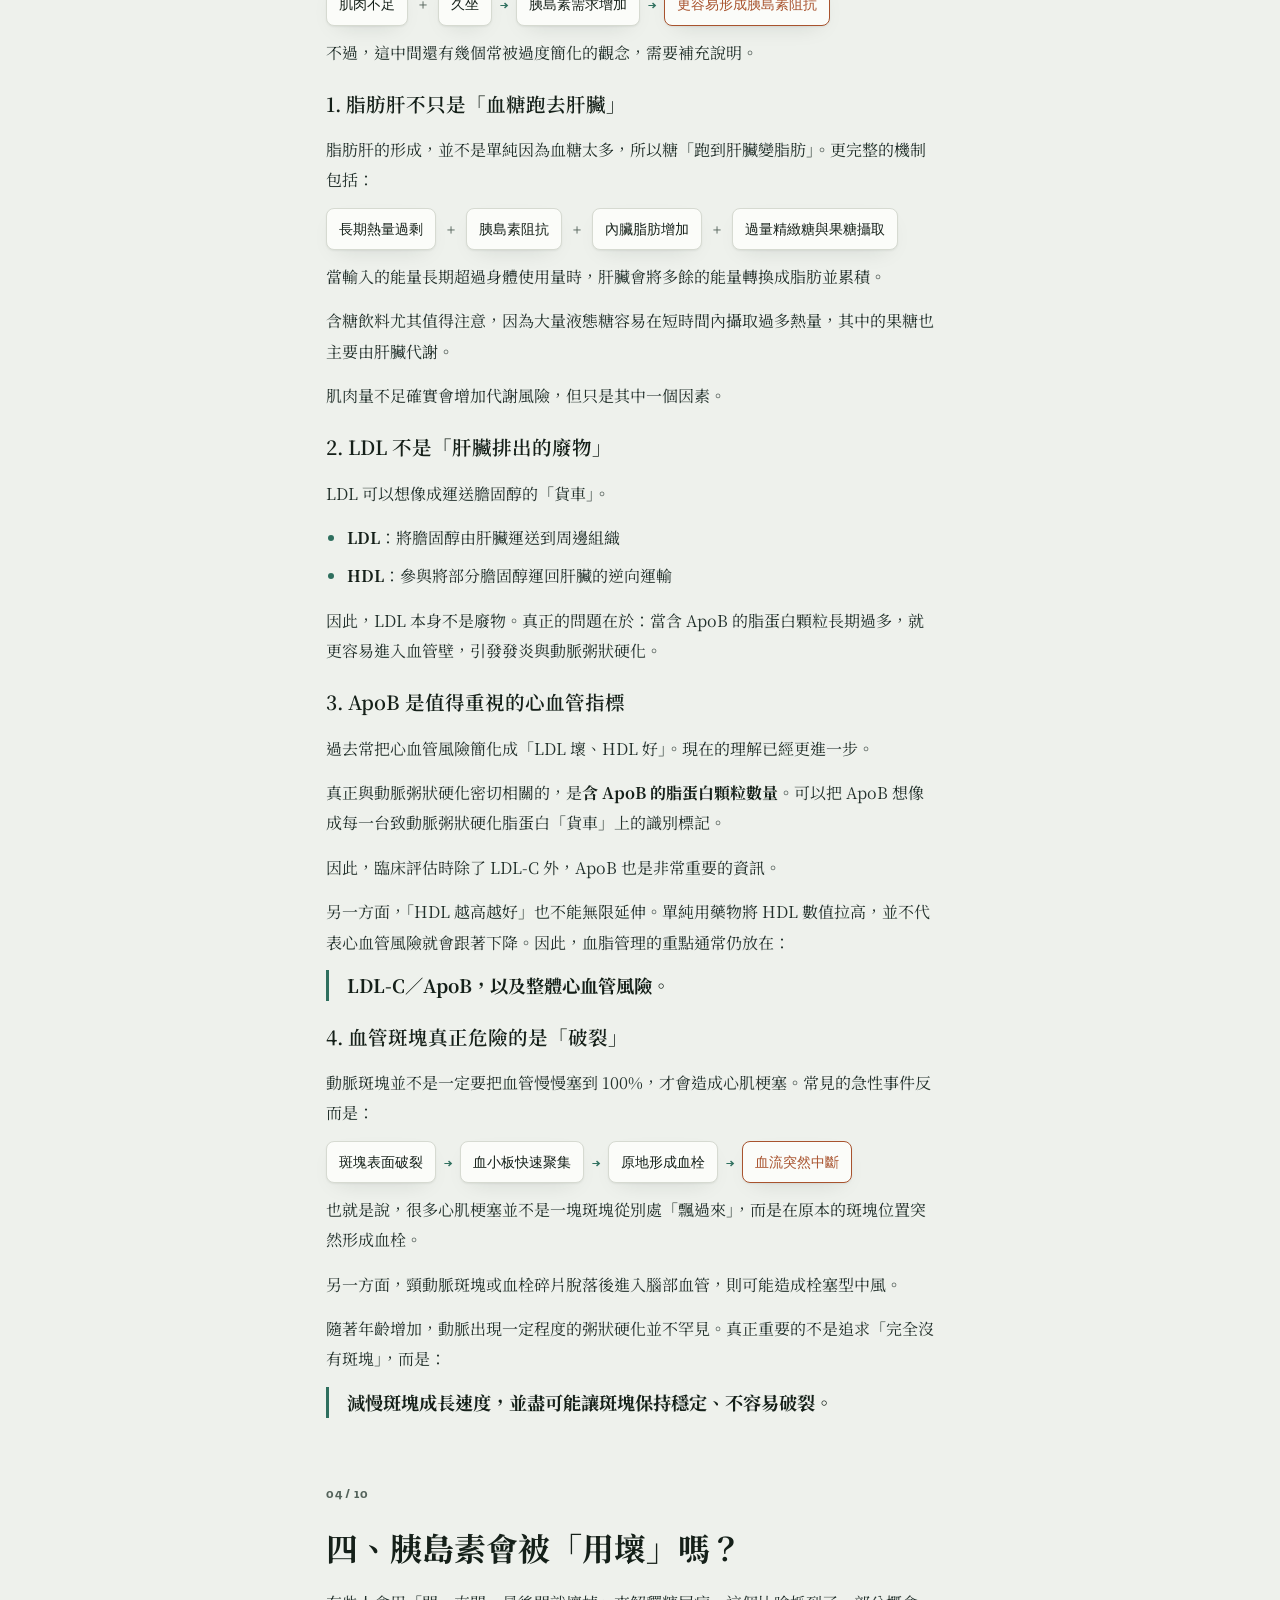
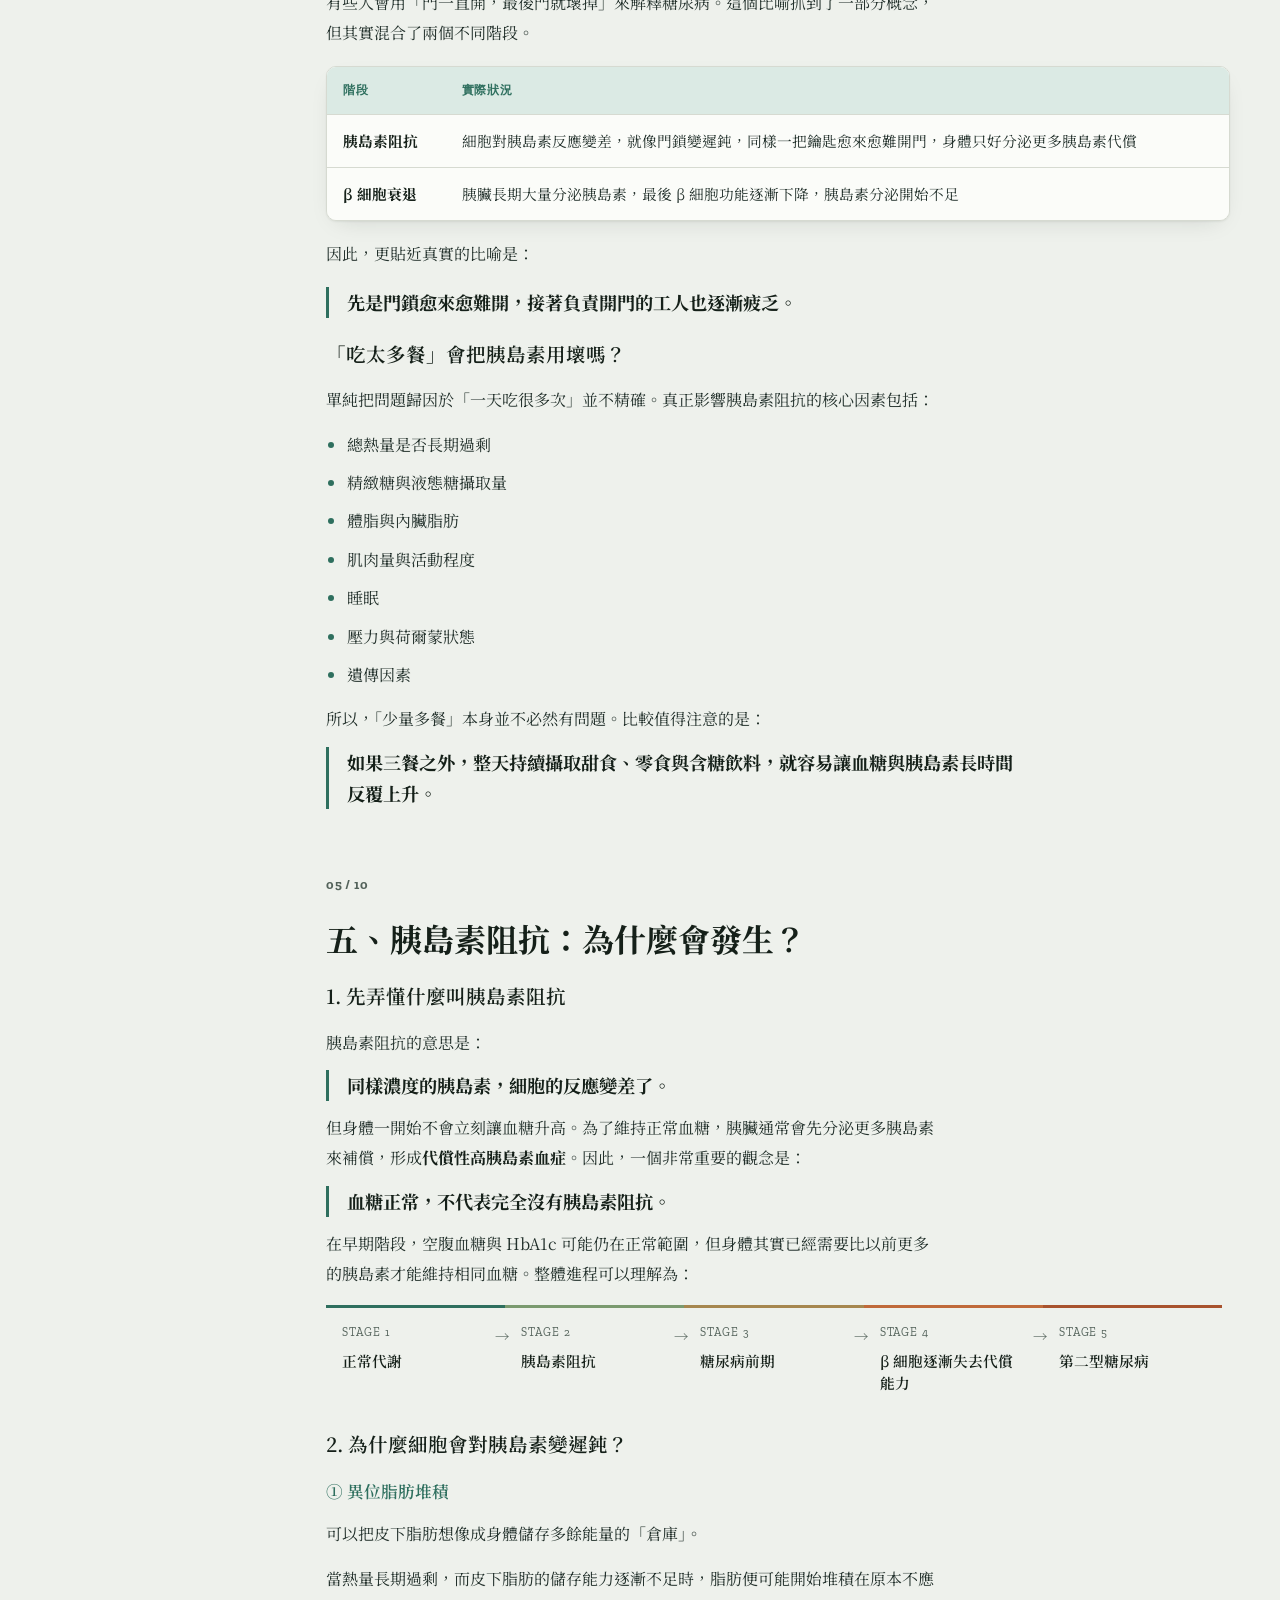
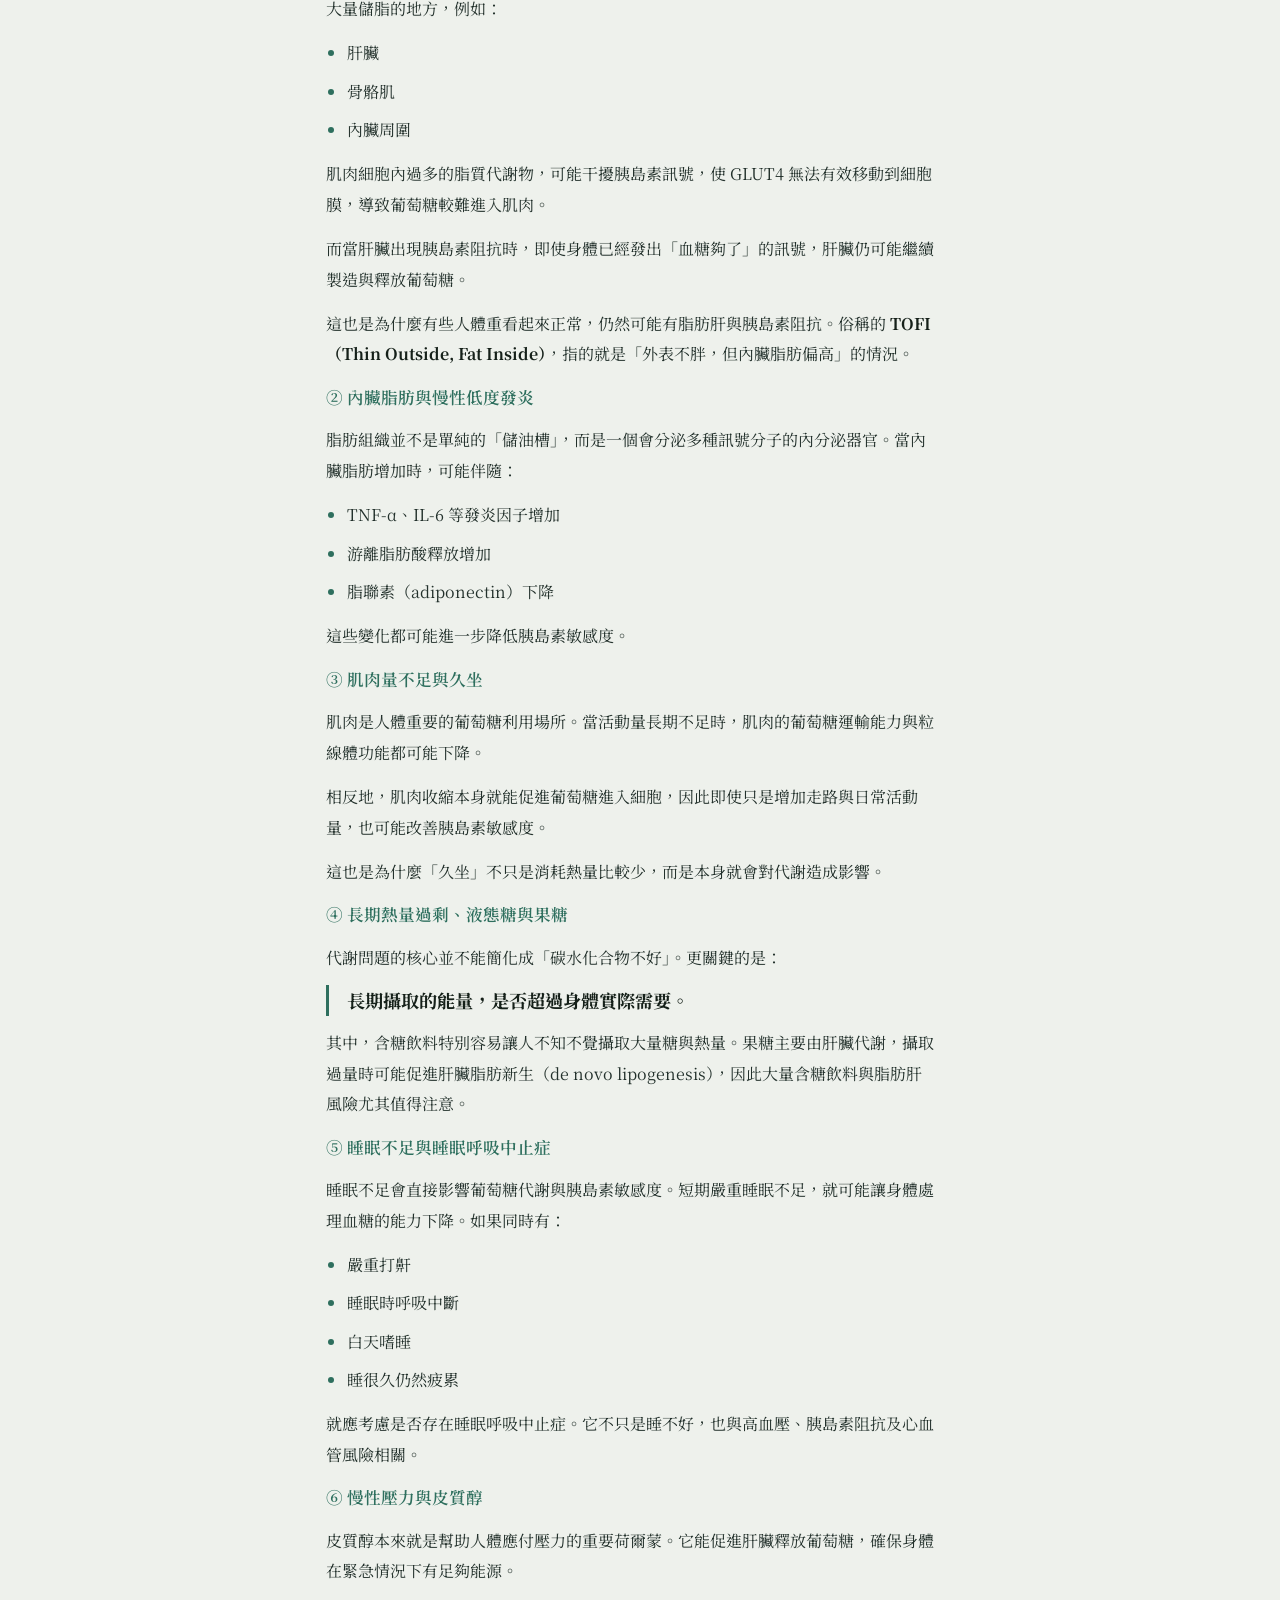
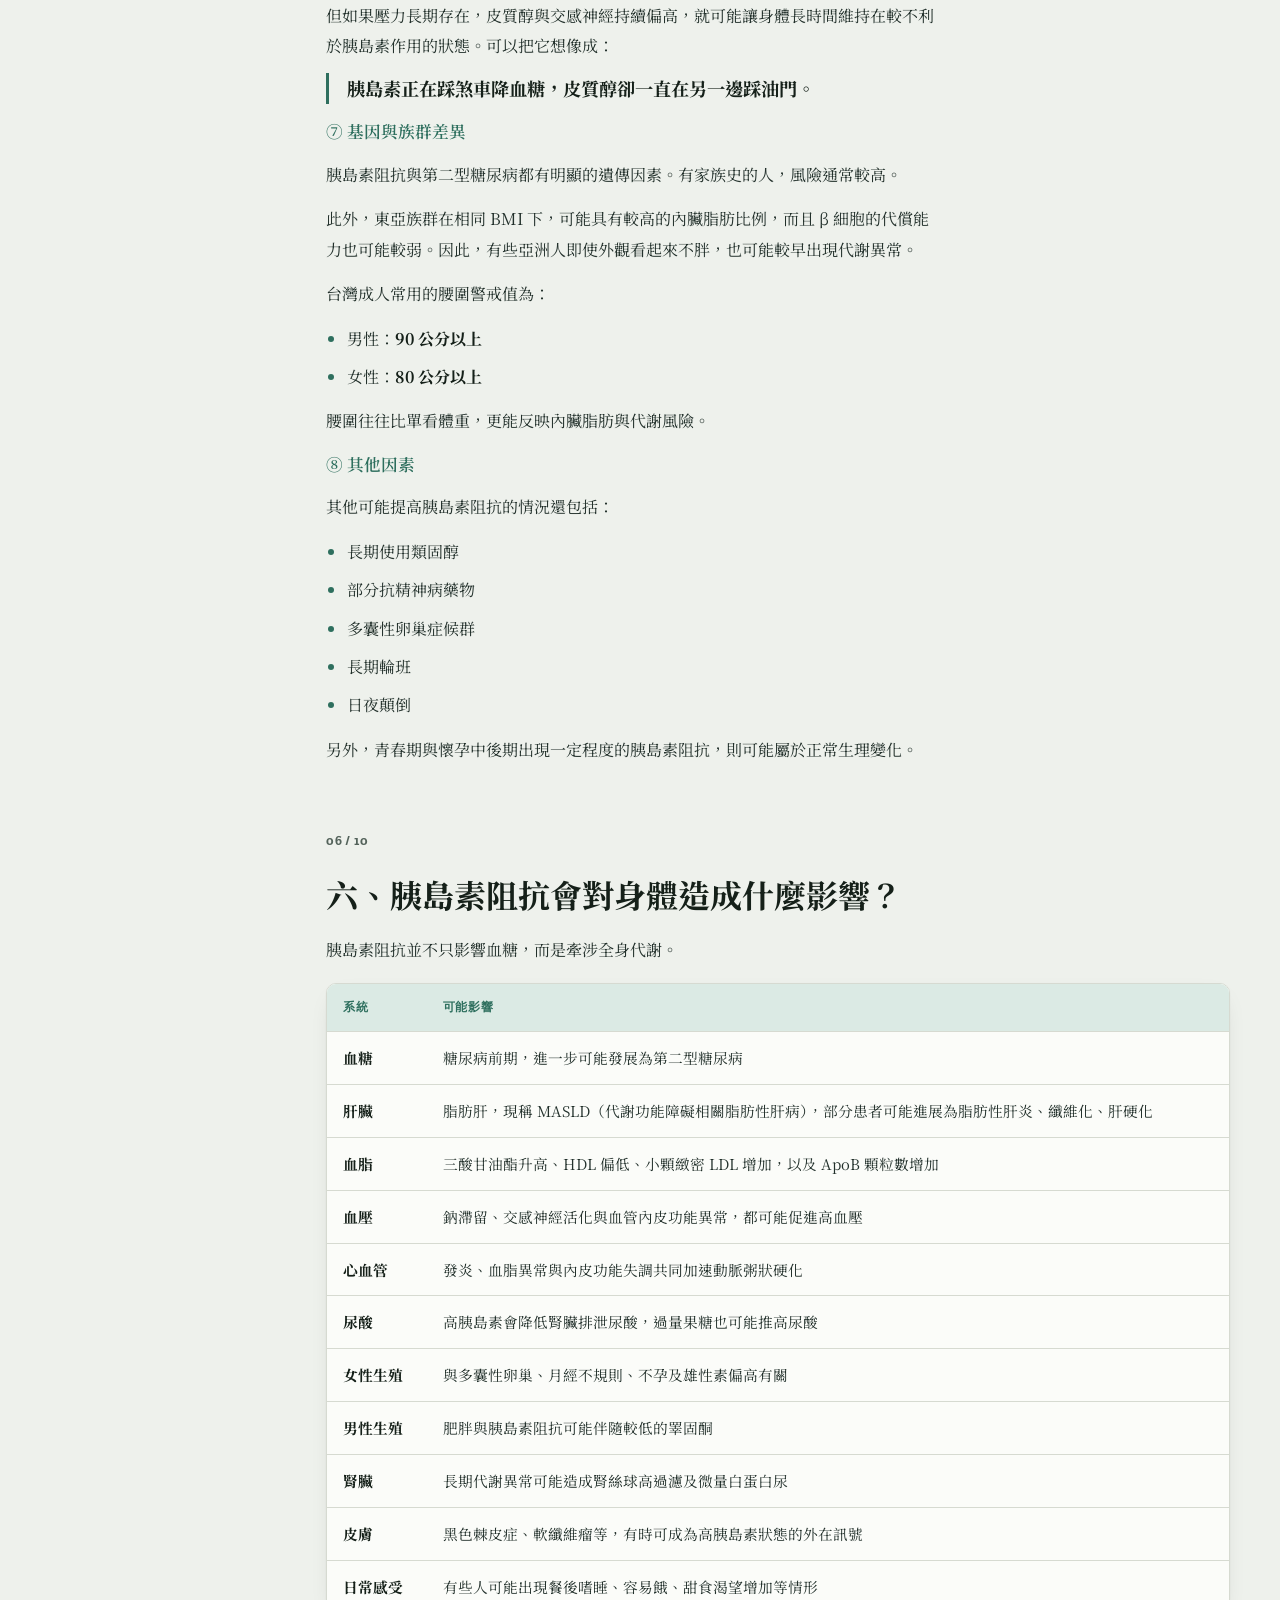
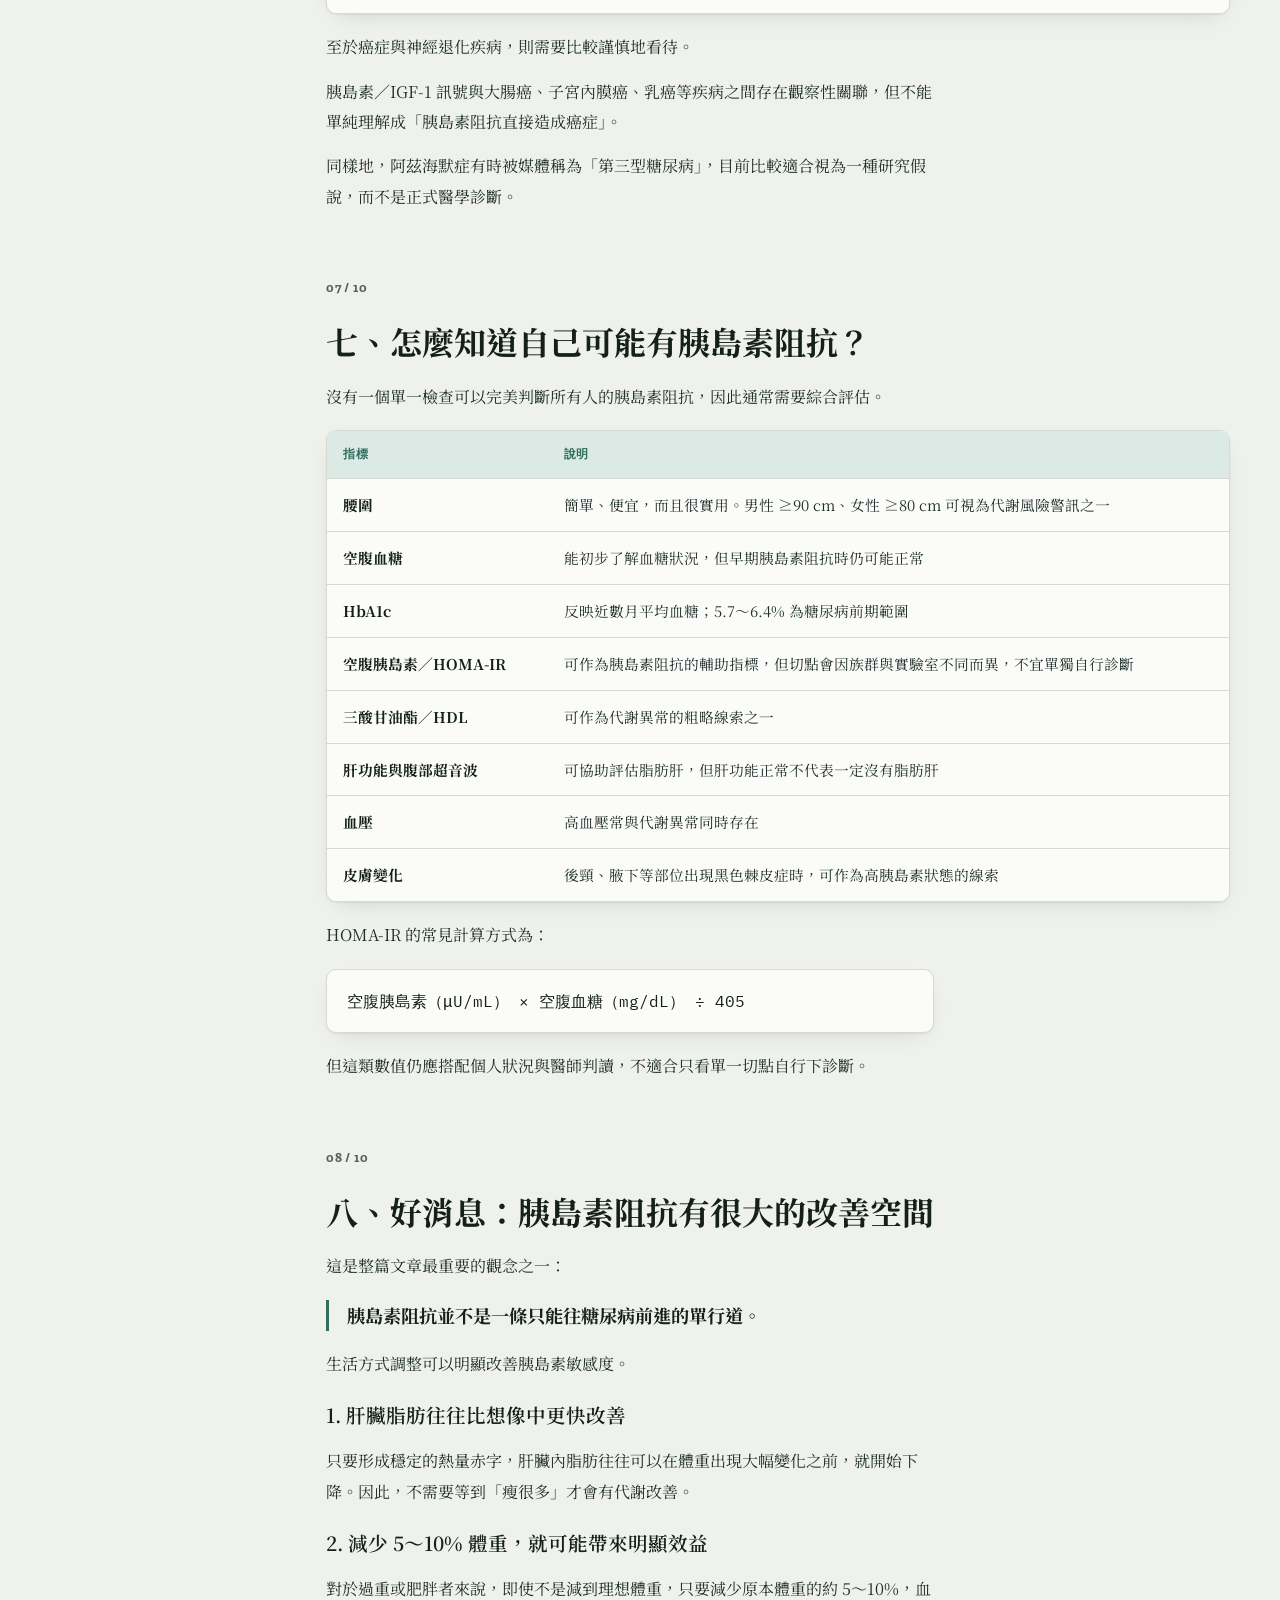
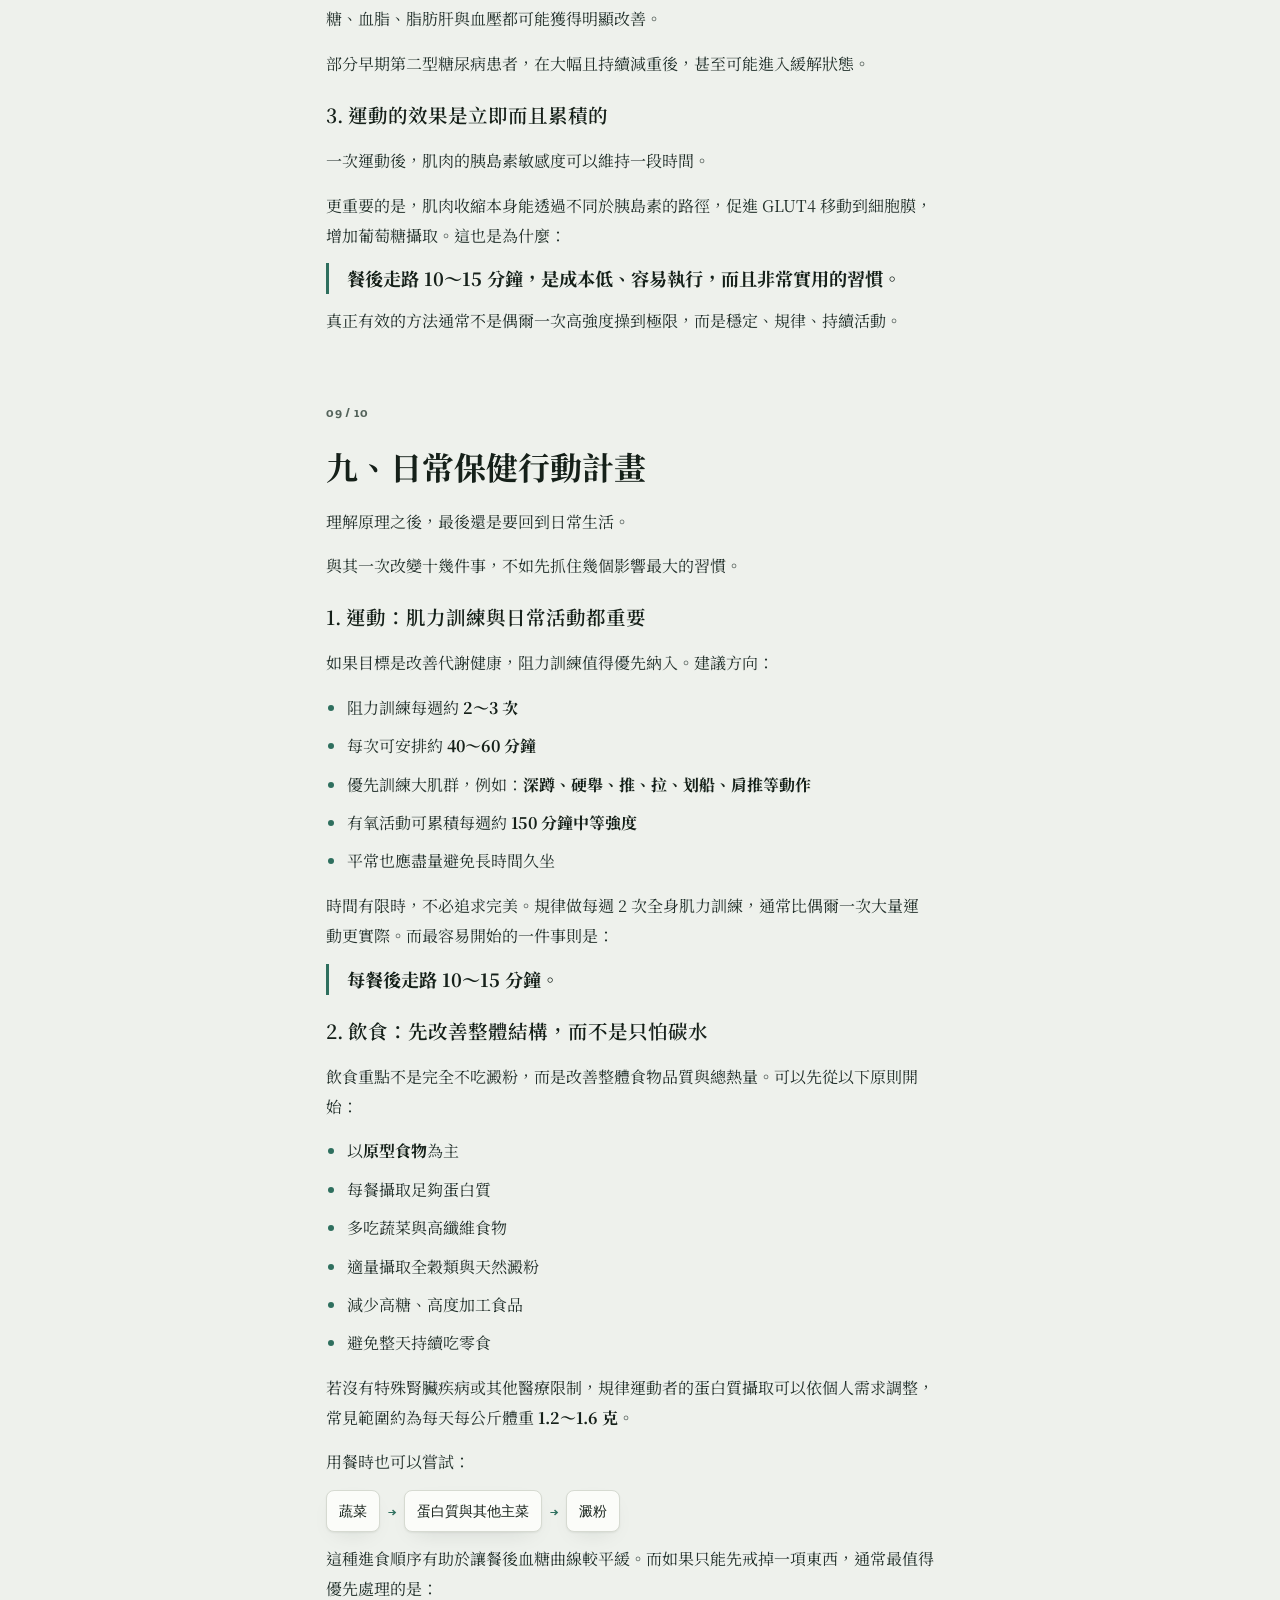
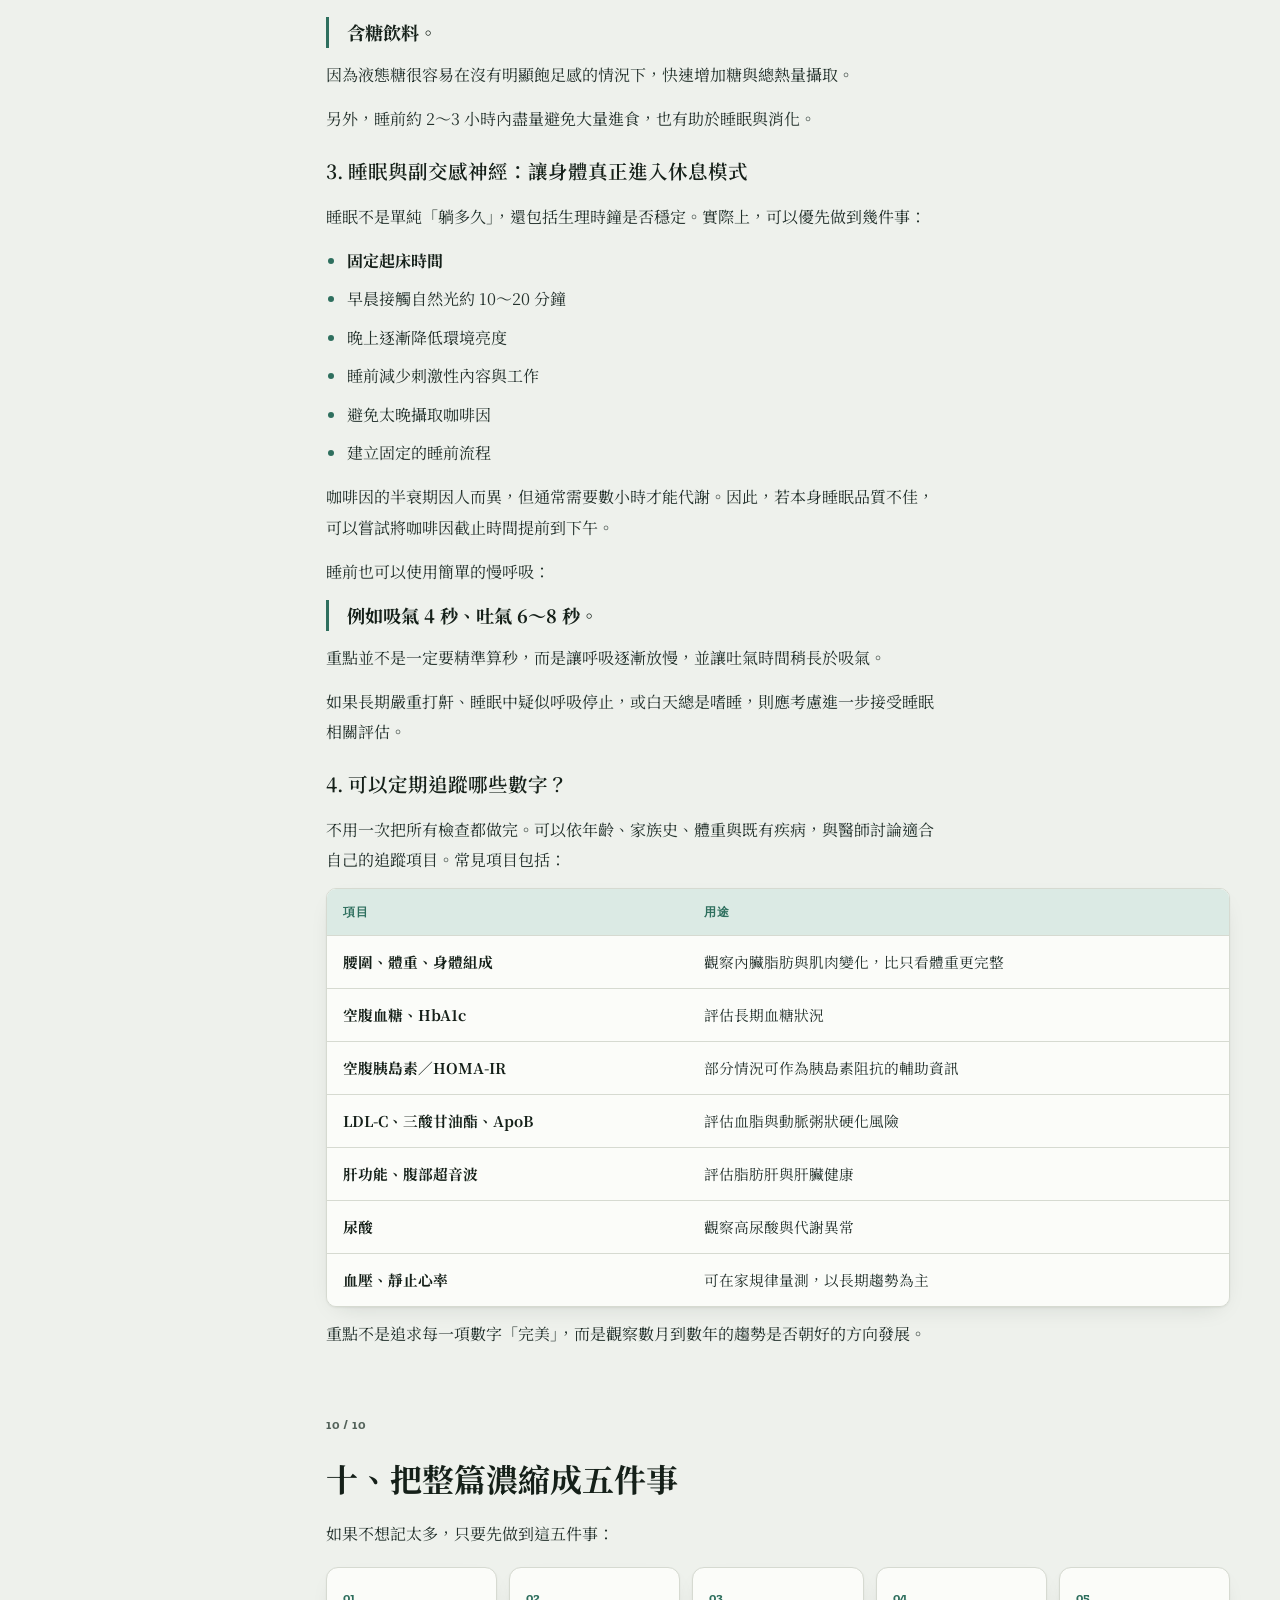
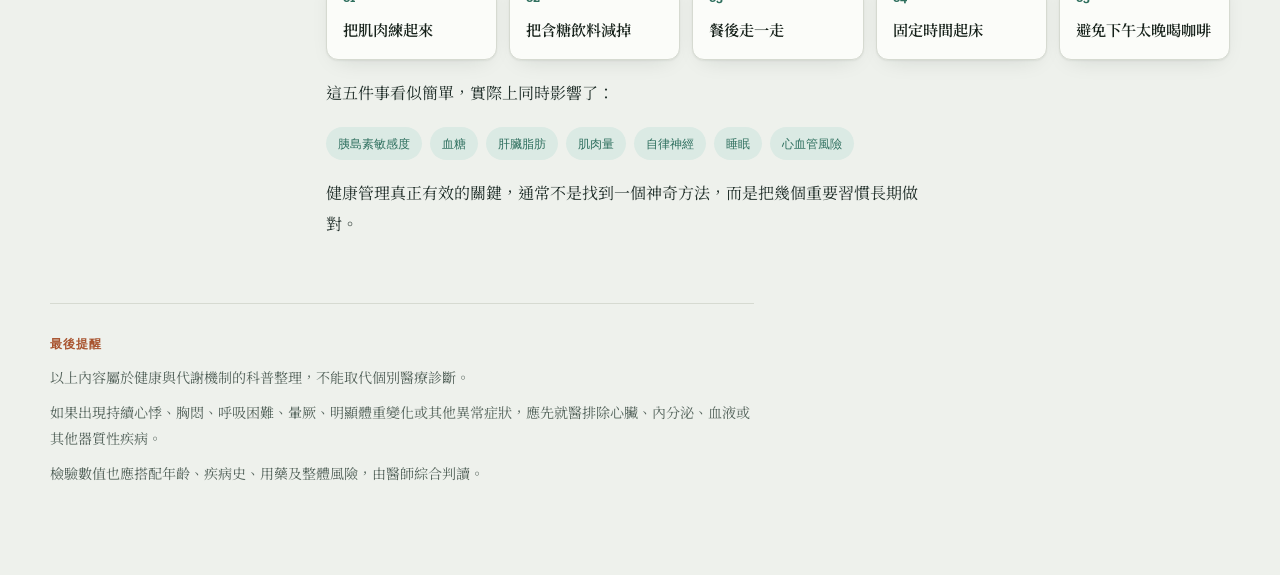
<file: 日常保健.html>
<!DOCTYPE html>
<html lang="zh-Hant">
<head>
<meta charset="UTF-8">
<meta name="viewport" content="width=device-width, initial-scale=1, viewport-fit=cover">
<title>日常保健</title>
<style>
@import url('https://fonts.googleapis.com/css2?family=Noto+Serif+TC:wght@400;500;600;700;900&family=Zilla+Slab:wght@500;600;700&family=IBM+Plex+Mono:wght@400;500;600&display=swap');

:root{
  --bg:#eef1ec;
  --card:#fbfcf9;
  --card-line:#d6dad1;
  --text:#22302b;
  --text-soft:#54635b;
  --ink:#152019;
  --accent-calm:#2e6f5e;
  --accent-calm-soft:#dbeae4;
  --accent-alert:#a8532e;
  --accent-alert-soft:#f2e2d8;
  --line:#d6dad1;
  --shadow:0 1px 2px rgba(21,32,25,.06),0 8px 24px -12px rgba(21,32,25,.18);
}
@media (prefers-color-scheme: dark){
  :root:not([data-theme="light"]){
    --bg:#101613;
    --card:#171f1b;
    --card-line:#29332d;
    --text:#dbe4de;
    --text-soft:#93a39a;
    --ink:#f1f5f0;
    --accent-calm:#69bea3;
    --accent-calm-soft:#1c3630;
    --accent-alert:#e2874f;
    --accent-alert-soft:#3a2419;
    --line:#29332d;
    --shadow:0 1px 2px rgba(0,0,0,.4),0 8px 28px -12px rgba(0,0,0,.55);
  }
}
:root[data-theme="dark"]{
  --bg:#101613;
  --card:#171f1b;
  --card-line:#29332d;
  --text:#dbe4de;
  --text-soft:#93a39a;
  --ink:#f1f5f0;
  --accent-calm:#69bea3;
  --accent-calm-soft:#1c3630;
  --accent-alert:#e2874f;
  --accent-alert-soft:#3a2419;
  --line:#29332d;
  --shadow:0 1px 2px rgba(0,0,0,.4),0 8px 28px -12px rgba(0,0,0,.55);
}

*{box-sizing:border-box;}
html{scroll-behavior:smooth;}
@media (prefers-reduced-motion:reduce){html{scroll-behavior:auto;} *{animation-duration:.01ms !important; transition-duration:.01ms !important;}}

body{
  background:var(--bg);
  color:var(--text);
  font-family:"Noto Serif TC","Source Han Serif TC",serif;
  font-size:16px;
  line-height:1.9;
  padding:0 20px;
}

::selection{background:var(--accent-calm-soft); color:var(--ink);}

.eyebrow{
  font-family:"Zilla Slab",serif;
  font-weight:600;
  font-size:.78rem;
  letter-spacing:.14em;
  text-transform:uppercase;
  color:var(--accent-calm);
}

h1,h2,h3,h4{
  color:var(--ink);
  font-family:"Noto Serif TC",serif;
  text-wrap:balance;
  margin:0;
}
h1{font-weight:900; font-size:clamp(2rem,5vw,3.1rem); letter-spacing:.01em;}
h2{font-weight:700; font-size:clamp(1.5rem,3.4vw,2rem); line-height:1.4;}
h3{font-weight:600; font-size:1.22rem; color:var(--ink);}
h4{font-weight:600; font-size:1.04rem; color:var(--accent-calm);}

p{margin:0; color:var(--text);}
strong{color:var(--ink); font-weight:700;}

a{color:var(--accent-calm);}
a:focus-visible, button:focus-visible, .toc a:focus-visible{
  outline:2px solid var(--accent-calm); outline-offset:3px; border-radius:4px;
}

.wrap{max-width:1180px; margin:0 auto; padding-block:36px 80px; display:grid; grid-template-columns:220px minmax(0,1fr); gap:56px;}
@media (max-width:920px){ .wrap{grid-template-columns:1fr;} }

/* ---------- TOC ---------- */
.toc-desktop{position:sticky; top:28px; align-self:start; display:flex; flex-direction:column; gap:2px; max-height:calc(100vh - 56px); overflow-y:auto;}
@media (max-width:920px){ .toc-desktop{display:none;} }
.toc-desktop .toc-label{font-family:"Zilla Slab",serif; font-size:.72rem; letter-spacing:.12em; text-transform:uppercase; color:var(--text-soft); margin-bottom:10px;}
.toc-desktop a{
  display:block; text-decoration:none; color:var(--text-soft);
  font-size:.86rem; padding:7px 0 7px 14px; border-left:2px solid var(--line);
  transition:color .15s, border-color .15s;
}
.toc-desktop a:hover{color:var(--ink);}
.toc-desktop a.active{color:var(--accent-calm); border-left-color:var(--accent-calm); font-weight:600;}

.toc-mobile{display:none;}
@media (max-width:920px){
  .toc-mobile{
    display:flex; gap:8px; overflow-x:auto; position:sticky; top:0; z-index:5;
    background:var(--bg); padding:12px 0; margin-bottom:8px; border-bottom:1px solid var(--line);
    -webkit-overflow-scrolling:touch;
  }
  .toc-mobile a{
    flex:0 0 auto; font-size:.8rem; color:var(--text-soft); text-decoration:none;
    padding:6px 12px; border:1px solid var(--line); border-radius:999px; white-space:nowrap;
  }
  .toc-mobile a.active{color:var(--accent-calm); border-color:var(--accent-calm); background:var(--accent-calm-soft);}
}

/* ---------- Header ---------- */
header.hero{
  grid-column:1 / -1; max-width:640px; margin-bottom:8px;
  padding-top:6px;
  display:flex; flex-direction:column; gap:16px;
}
header.hero p.lede{color:var(--text-soft); font-size:1.05rem; max-width:38em;}
.pulse{width:180px; height:28px; opacity:.85;}
.pulse path{fill:none; stroke:var(--accent-alert); stroke-width:2; stroke-linecap:round; stroke-linejoin:round;}

main{min-width:0; display:flex; flex-direction:column; gap:64px;}

section{scroll-margin-top:24px; display:flex; flex-direction:column; gap:18px;}
section > .eyebrow{margin-bottom:-4px;}
.section-num{
  font-family:"Zilla Slab",serif; font-weight:700; font-size:.82rem;
  color:var(--text-soft); letter-spacing:.06em;
}

.prose{max-width:38em; display:flex; flex-direction:column; gap:14px;}
.prose p{max-width:38em;}
.prose ul, .prose ol{margin:0; padding-left:1.3em; display:flex; flex-direction:column; gap:8px; max-width:38em;}
.prose li{color:var(--text);}
.prose li::marker{color:var(--accent-calm);}

h3.sub{margin-top:6px;}
.subsection{display:flex; flex-direction:column; gap:12px;}

/* ---------- seesaw ---------- */
.seesaw{display:grid; grid-template-columns:1fr 1fr; gap:14px; max-width:38em;}
@media (max-width:560px){ .seesaw{grid-template-columns:1fr;} }
.seesaw .bar{
  border:1px solid var(--card-line); background:var(--card); border-radius:10px;
  padding:16px 18px; box-shadow:var(--shadow); display:flex; flex-direction:column; gap:8px;
}
.seesaw .bar .tag{font-family:"Zilla Slab",serif; font-weight:600; font-size:.72rem; letter-spacing:.1em; text-transform:uppercase;}
.seesaw .bar.gas .tag{color:var(--accent-alert);}
.seesaw .bar.brake .tag{color:var(--accent-calm);}
.seesaw .bar .fill{height:8px; border-radius:99px; background:var(--line); overflow:hidden;}
.seesaw .bar.gas .fill span{display:block; height:100%; width:78%; background:var(--accent-alert); border-radius:99px;}
.seesaw .bar.brake .fill span{display:block; height:100%; width:78%; background:var(--accent-calm); border-radius:99px;}
.seesaw .bar strong{font-size:1.02rem;}
.seesaw .bar small{color:var(--text-soft); font-size:.86rem; line-height:1.6;}

/* ---------- callout ---------- */
.callout{
  max-width:38em; border:1px solid var(--card-line); border-left:4px solid var(--accent-alert);
  background:var(--card); border-radius:0 10px 10px 0; padding:16px 20px;
  box-shadow:var(--shadow); display:flex; flex-direction:column; gap:8px;
}
.callout .callout-title{font-family:"Zilla Slab",serif; font-weight:700; font-size:.78rem; letter-spacing:.08em; text-transform:uppercase; color:var(--accent-alert);}
.callout p{font-size:.95rem; color:var(--text-soft);}
.callout p strong{color:var(--ink);}

/* ---------- key statement ---------- */
.key{
  max-width:38em; font-family:"Noto Serif TC",serif; font-weight:700; font-size:1.14rem;
  line-height:1.7; color:var(--ink); padding-left:18px; border-left:3px solid var(--accent-calm);
}

/* ---------- chain ---------- */
.chain{
  display:flex; flex-wrap:wrap; align-items:center; gap:8px; max-width:44em;
  font-family:"IBM Plex Mono",monospace; font-size:.86rem;
}
.chain .step{
  background:var(--card); border:1px solid var(--card-line); border-radius:8px;
  padding:7px 12px; color:var(--ink); box-shadow:var(--shadow);
}
.chain .op{color:var(--text-soft);}
.chain .arrow{color:var(--accent-calm); font-weight:600;}
.chain .step.warn{border-color:var(--accent-alert); color:var(--accent-alert);}

/* ---------- progression stepper ---------- */
.stepper{display:flex; flex-wrap:wrap; gap:0; max-width:56em; margin-top:4px;}
.stepper .stage{
  flex:1 1 150px; display:flex; flex-direction:column; gap:6px; padding:14px 16px;
  border-top:3px solid var(--stage-color); position:relative;
}
.stepper .stage .n{font-family:"Zilla Slab",serif; font-size:.72rem; color:var(--text-soft); letter-spacing:.08em;}
.stepper .stage .label{font-size:.92rem; font-weight:600; color:var(--ink); line-height:1.5;}
.stepper .stage::after{
  content:"→"; position:absolute; right:-4px; top:14px; color:var(--text-soft); font-size:.9rem;
}
.stepper .stage:last-child::after{content:"";}
@media (max-width:700px){ .stepper .stage::after{content:"";} }

/* ---------- table ---------- */
.table-wrap{max-width:100%; overflow-x:auto; border:1px solid var(--card-line); border-radius:10px; box-shadow:var(--shadow);}
table{border-collapse:collapse; width:100%; min-width:480px; background:var(--card);}
th,td{text-align:left; padding:12px 16px; border-bottom:1px solid var(--card-line); font-size:.92rem; vertical-align:top;}
th{
  font-family:"Zilla Slab",serif; font-weight:600; font-size:.74rem; letter-spacing:.06em; text-transform:uppercase;
  color:var(--accent-calm); background:var(--accent-calm-soft);
}
tr:last-child td{border-bottom:none;}
td strong{color:var(--ink);}

/* ---------- formula ---------- */
.formula{
  max-width:38em; font-family:"IBM Plex Mono",monospace; font-size:1rem;
  background:var(--card); border:1px solid var(--card-line); border-radius:10px;
  padding:16px 20px; color:var(--ink); box-shadow:var(--shadow); font-variant-numeric:tabular-nums;
}

/* ---------- CAR chart ---------- */
.chart-card{
  max-width:44em; border:1px solid var(--card-line); background:var(--card); border-radius:12px;
  padding:20px 22px 12px; box-shadow:var(--shadow);
}
.chart-card .chart-title{font-family:"Zilla Slab",serif; font-size:.76rem; letter-spacing:.08em; text-transform:uppercase; color:var(--text-soft); margin-bottom:6px;}
.chart-card svg{width:100%; height:auto; display:block;}
.chart-card .axis-text{font-family:"IBM Plex Mono",monospace; font-size:9px; fill:var(--text-soft);}
.chart-card .curve{fill:none; stroke:var(--accent-alert); stroke-width:2.4; stroke-linecap:round; stroke-linejoin:round;}
.chart-card .gridline{stroke:var(--line); stroke-width:1;}
.chart-card .dot{fill:var(--accent-alert);}
.chart-card .note-text{font-family:"Noto Serif TC",serif; font-size:10.5px; fill:var(--ink); font-weight:600;}

/* ---------- goal cards ---------- */
.goal-grid{display:grid; grid-template-columns:repeat(5,1fr); gap:12px; max-width:64em;}
@media (max-width:900px){ .goal-grid{grid-template-columns:repeat(2,1fr);} }
@media (max-width:480px){ .goal-grid{grid-template-columns:1fr;} }
.goal-card{
  border:1px solid var(--card-line); background:var(--card); border-radius:12px;
  padding:18px 16px; box-shadow:var(--shadow); display:flex; flex-direction:column; gap:8px;
}
.goal-card .n{font-family:"Zilla Slab",serif; font-weight:700; color:var(--accent-calm); font-size:.8rem;}
.goal-card p{font-size:.95rem; font-weight:600; color:var(--ink); line-height:1.5;}

.impact-tags{display:flex; flex-wrap:wrap; gap:8px; max-width:44em;}
.impact-tags span{
  font-family:"IBM Plex Mono",monospace; font-size:.78rem; color:var(--accent-calm);
  background:var(--accent-calm-soft); border-radius:999px; padding:5px 12px;
}

/* ---------- footer ---------- */
footer{
  grid-column:1/-1; max-width:44em; margin-top:8px; padding-top:28px; border-top:1px solid var(--line);
  display:flex; flex-direction:column; gap:8px;
}
footer .callout-title{color:var(--accent-alert); font-family:"Zilla Slab",serif; font-weight:700; font-size:.78rem; letter-spacing:.08em; text-transform:uppercase;}
footer p{font-size:.88rem; color:var(--text-soft);}

.back-top{
  position:fixed; right:18px; bottom:18px; width:42px; height:42px; border-radius:50%;
  background:var(--card); border:1px solid var(--card-line); box-shadow:var(--shadow);
  color:var(--ink); display:flex; align-items:center; justify-content:center; text-decoration:none;
  font-size:1.1rem; opacity:0; pointer-events:none; transition:opacity .2s;
}
.back-top.show{opacity:1; pointer-events:auto;}

@media (max-width:600px){
  body{padding:0 16px; font-size:15.5px;}
  .wrap{padding-block:24px 64px; gap:36px;}
  header.hero{gap:12px;}
  section{gap:14px;}
  main{gap:48px;}
  .chart-card{padding:16px 14px 10px;}
  .callout, .formula{padding:14px 16px;}
  .key{font-size:1.05rem; padding-left:14px;}
  .back-top{right:14px; bottom:14px; width:38px; height:38px;}
}
@media (max-width:400px){
  body{padding:0 12px;}
  .goal-grid, .seesaw{gap:10px;}
}
</style>
</head>
<body>

<div class="wrap">

<header class="hero">
  <span class="eyebrow">生理機制與日常保健指南</span>
  <h1>日常保健</h1>
  <p class="lede">從自律神經的油門與煞車、皮質醇的晝夜起伏，到胰島素阻抗如何一步步形成——這篇文章把看似分散的症狀串成同一條代謝節律，並整理成可以從今天開始執行的行動計畫。</p>
  <svg class="pulse" viewBox="0 0 180 28" aria-hidden="true"><path d="M0 14 H50 L58 4 L66 24 L74 14 H90 L96 8 L102 14 H180"/></svg>
</header>

<nav class="toc-mobile" aria-label="章節導覽">
  <a href="#autonomic">一・自律神經</a>
  <a href="#cortisol">二・皮質醇</a>
  <a href="#chain">三・肌肉與血管</a>
  <a href="#wear">四・胰島素用壞</a>
  <a href="#causes">五・阻抗成因</a>
  <a href="#effects">六・全身影響</a>
  <a href="#detect">七・自我評估</a>
  <a href="#improve">八・改善空間</a>
  <a href="#action">九・行動計畫</a>
  <a href="#summary">十・五件事</a>
</nav>

<nav class="toc-desktop" aria-label="章節導覽">
  <span class="toc-label">目錄</span>
  <a href="#autonomic">一・自律神經：油門與煞車</a>
  <a href="#cortisol">二・皮質醇的節律</a>
  <a href="#chain">三・肌肉與血管的關係</a>
  <a href="#wear">四・胰島素會用壞嗎</a>
  <a href="#causes">五・胰島素阻抗成因</a>
  <a href="#effects">六・全身性影響</a>
  <a href="#detect">七・如何自我評估</a>
  <a href="#improve">八・改善的可能性</a>
  <a href="#action">九・日常保健行動計畫</a>
  <a href="#summary">十・濃縮成五件事</a>
</nav>

<main>

<!-- 一 -->
<section id="autonomic">
  <span class="section-num">01 / 10</span>
  <h2>一、交感神經 vs. 副交感神經</h2>
  <div class="prose">
    <p>理解自律神經，可以先用「油門與煞車」來比喻。</p>
  </div>

  <div class="seesaw">
    <div class="bar gas">
      <span class="tag">Sympathetic・油門</span>
      <strong>交感神經</strong>
      <div class="fill"><span></span></div>
      <small>負責備戰與應付壓力。啟動後，心跳加快、血壓上升、血糖提高，血液也會優先流向肌肉，讓身體進入「準備行動」的狀態。</small>
    </div>
    <div class="bar brake">
      <span class="tag">Parasympathetic・煞車</span>
      <strong>副交感神經</strong>
      <div class="fill"><span></span></div>
      <small>負責休息、消化與修復。啟動後，心率下降、腸胃蠕動增加，身體開始進入恢復與修復模式。</small>
    </div>
  </div>

  <div class="prose">
    <p>兩者不是互相對立，而是像蹺蹺板一樣彼此調節。</p>
    <p>咖啡因、心理壓力、工作繁忙、長時間使用螢幕，以及夜間過強的光線，都可能讓交感神經持續維持在較高的活性。</p>
    <p>因此，如果到了晚上交感神經仍然「踩著油門」，副交感神經無法順利接手，就可能出現難以放鬆、心跳偏快、腦袋停不下來，甚至入睡困難等情況。</p>
  </div>

  <div class="subsection">
    <h3>自律神經失調可能出現的症狀</h3>
    <div class="prose">
      <p>自律神經參與全身許多功能，因此失衡時，症狀可能非常多樣：</p>
      <ul>
        <li><strong>心血管</strong>：心悸、胸悶、血壓或心率忽高忽低、手腳冰冷或發麻</li>
        <li><strong>呼吸</strong>：覺得吸不到氣、經常嘆氣、換氣過度</li>
        <li><strong>腸胃</strong>：脹氣、便祕與腹瀉交替、腸躁症、食慾異常</li>
        <li><strong>睡眠</strong>：入睡困難、淺眠、半夜醒來、早醒，或睡很久仍感到疲累</li>
        <li><strong>神經與肌肉</strong>：頭痛、頭暈、耳鳴、肩頸僵硬</li>
        <li><strong>認知與情緒</strong>：腦霧、注意力不集中、焦慮、易怒、情緒低落</li>
        <li><strong>其他</strong>：盜汗、口乾、頻尿，女性也可能出現經期紊亂</li>
      </ul>
    </div>
  </div>

  <div class="callout">
    <span class="callout-title">重要提醒</span>
    <p>「自律神經失調」在醫學上比較接近一種<strong>描述性說法</strong>，並不是一個能解釋所有症狀的單一正式診斷。</p>
    <p>上述症狀也可能出現在甲狀腺功能異常、貧血、心律不整、焦慮症或憂鬱症等情況。</p>
    <p>如果症狀已經影響日常生活，應先就醫排除其他疾病，而不是自行將所有不舒服都歸因於自律神經。</p>
  </div>
</section>

<!-- 二 -->
<section id="cortisol">
  <span class="section-num">02 / 10</span>
  <h2>二、皮質醇 Cortisol：不是越低越好，而是節律要正常</h2>
  <div class="prose">
    <p>皮質醇常被稱為「壓力荷爾蒙」，但它本身並不是壞東西。</p>
    <p>正常情況下，皮質醇具有明顯的晝夜節律：</p>
    <ol>
      <li><strong>起床後約 30～45 分鐘快速升高，接近一天高峰</strong></li>
      <li>白天逐漸下降</li>
      <li>到深夜與半夜降至低點</li>
    </ol>
    <p>這種起床後快速上升的現象，稱為<strong>皮質醇覺醒反應（Cortisol Awakening Response，CAR）</strong>。</p>
  </div>

  <div class="chart-card">
    <div class="chart-title">示意圖・皮質醇 24 小時節律與 CAR</div>
    <svg viewBox="0 0 600 210" role="img" aria-label="皮質醇濃度在起床後 30 至 45 分鐘快速上升至接近高峰，白天逐漸下降，深夜與半夜降至最低點">
      <line class="gridline" x1="40" y1="20" x2="40" y2="160"></line>
      <line class="gridline" x1="40" y1="160" x2="580" y2="160"></line>
      <path class="curve" d="M40,110 L95,95 L120,32 L170,62 L260,88 L340,108 L420,128 L480,142 L540,152 L580,156"></path>
      <circle class="dot" cx="120" cy="32" r="4"></circle>
      <circle class="dot" cx="580" cy="156" r="4"></circle>
      <text class="note-text" x="128" y="26">CAR・接近高峰</text>
      <text class="note-text" x="470" y="176">深夜低點</text>
      <text class="axis-text" x="40" y="14">濃度（相對值）</text>
      <text class="axis-text" x="20" y="30">高</text>
      <text class="axis-text" x="20" y="158">低</text>
      <text class="axis-text" x="30" y="178">06:00 起床</text>
      <text class="axis-text" x="100" y="192">06:45 CAR</text>
      <text class="axis-text" x="245" y="178">12:00</text>
      <text class="axis-text" x="405" y="178">18:00</text>
      <text class="axis-text" x="545" y="178">24:00～深夜</text>
    </svg>
  </div>

  <div class="key">因此，真正重要的並不是「皮質醇高不高」，而是它有沒有在該高的時候高、該低的時候低。</div>

  <div class="subsection">
    <h3>檢測皮質醇時要注意什麼？</h3>
    <div class="prose">
      <p>單次抽血只能看到某一個時間點，因此單一數值的意義有限。</p>
      <p>若希望了解一天的節律，重點是觀察整條曲線。</p>
      <p>某些慢性壓力或作息失衡的人，可能出現：</p>
      <ul>
        <li>早上該升高時升不起來，整體曲線較平</li>
        <li>晚上該下降時仍維持偏高，導致精神無法關機、難以入睡</li>
      </ul>
      <p>因此，如果真的需要評估皮質醇，應先確認檢查方式是<strong>單點抽血</strong>，還是一天不同時段的<strong>多點唾液檢測</strong>。兩者所能回答的問題並不完全相同。</p>
    </div>
  </div>
</section>

<!-- 三 -->
<section id="chain">
  <span class="section-num">03 / 10</span>
  <h2>三、肌肉、血糖、脂肪肝與血管斑塊之間的關係</h2>
  <div class="prose">
    <p>這一連串問題，其實可以從「葡萄糖要去哪裡」開始理解。</p>
  </div>

  <div class="subsection">
    <h3>肌肉是重要的葡萄糖處理器</h3>
    <div class="prose">
      <p>骨骼肌是人體非常重要的葡萄糖利用組織。</p>
      <p>餐後，在胰島素作用下，大量葡萄糖會被肌肉吸收，用來產生能量或儲存成肝醣。</p>
      <p>因此，當肌肉量較少、活動量又不足時，身體處理葡萄糖的能力會下降，胰臟就必須分泌更多胰島素，才能維持正常血糖。也就是說：</p>
    </div>
    <div class="chain">
      <span class="step">肌肉不足</span><span class="op">＋</span><span class="step">久坐</span>
      <span class="arrow">→</span><span class="step">胰島素需求增加</span>
      <span class="arrow">→</span><span class="step warn">更容易形成胰島素阻抗</span>
    </div>
    <div class="prose"><p>不過，這中間還有幾個常被過度簡化的觀念，需要補充說明。</p></div>
  </div>

  <div class="subsection">
    <h3>1. 脂肪肝不只是「血糖跑去肝臟」</h3>
    <div class="prose">
      <p>脂肪肝的形成，並不是單純因為血糖太多，所以糖「跑到肝臟變脂肪」。更完整的機制包括：</p>
    </div>
    <div class="chain">
      <span class="step">長期熱量過剩</span><span class="op">＋</span><span class="step">胰島素阻抗</span><span class="op">＋</span><span class="step">內臟脂肪增加</span><span class="op">＋</span><span class="step">過量精緻糖與果糖攝取</span>
    </div>
    <div class="prose">
      <p>當輸入的能量長期超過身體使用量時，肝臟會將多餘的能量轉換成脂肪並累積。</p>
      <p>含糖飲料尤其值得注意，因為大量液態糖容易在短時間內攝取過多熱量，其中的果糖也主要由肝臟代謝。</p>
      <p>肌肉量不足確實會增加代謝風險，但只是其中一個因素。</p>
    </div>
  </div>

  <div class="subsection">
    <h3>2. LDL 不是「肝臟排出的廢物」</h3>
    <div class="prose">
      <p>LDL 可以想像成運送膽固醇的「貨車」。</p>
      <ul>
        <li><strong>LDL</strong>：將膽固醇由肝臟運送到周邊組織</li>
        <li><strong>HDL</strong>：參與將部分膽固醇運回肝臟的逆向運輸</li>
      </ul>
      <p>因此，LDL 本身不是廢物。真正的問題在於：當含 ApoB 的脂蛋白顆粒長期過多，就更容易進入血管壁，引發發炎與動脈粥狀硬化。</p>
    </div>
  </div>

  <div class="subsection">
    <h3>3. ApoB 是值得重視的心血管指標</h3>
    <div class="prose">
      <p>過去常把心血管風險簡化成「LDL 壞、HDL 好」。現在的理解已經更進一步。</p>
      <p>真正與動脈粥狀硬化密切相關的，是<strong>含 ApoB 的脂蛋白顆粒數量</strong>。可以把 ApoB 想像成每一台致動脈粥狀硬化脂蛋白「貨車」上的識別標記。</p>
      <p>因此，臨床評估時除了 LDL-C 外，ApoB 也是非常重要的資訊。</p>
      <p>另一方面，「HDL 越高越好」也不能無限延伸。單純用藥物將 HDL 數值拉高，並不代表心血管風險就會跟著下降。因此，血脂管理的重點通常仍放在：</p>
    </div>
    <div class="key">LDL-C／ApoB，以及整體心血管風險。</div>
  </div>

  <div class="subsection">
    <h3>4. 血管斑塊真正危險的是「破裂」</h3>
    <div class="prose">
      <p>動脈斑塊並不是一定要把血管慢慢塞到 100%，才會造成心肌梗塞。常見的急性事件反而是：</p>
    </div>
    <div class="chain">
      <span class="step">斑塊表面破裂</span><span class="arrow">→</span><span class="step">血小板快速聚集</span>
      <span class="arrow">→</span><span class="step">原地形成血栓</span><span class="arrow">→</span><span class="step warn">血流突然中斷</span>
    </div>
    <div class="prose">
      <p>也就是說，很多心肌梗塞並不是一塊斑塊從別處「飄過來」，而是在原本的斑塊位置突然形成血栓。</p>
      <p>另一方面，頸動脈斑塊或血栓碎片脫落後進入腦部血管，則可能造成栓塞型中風。</p>
      <p>隨著年齡增加，動脈出現一定程度的粥狀硬化並不罕見。真正重要的不是追求「完全沒有斑塊」，而是：</p>
    </div>
    <div class="key">減慢斑塊成長速度，並盡可能讓斑塊保持穩定、不容易破裂。</div>
  </div>
</section>

<!-- 四 -->
<section id="wear">
  <span class="section-num">04 / 10</span>
  <h2>四、胰島素會被「用壞」嗎？</h2>
  <div class="prose">
    <p>有些人會用「門一直開，最後門就壞掉」來解釋糖尿病。這個比喻抓到了一部分概念，但其實混合了兩個不同階段。</p>
  </div>

  <div class="table-wrap">
    <table>
      <thead><tr><th>階段</th><th>實際狀況</th></tr></thead>
      <tbody>
        <tr><td><strong>胰島素阻抗</strong></td><td>細胞對胰島素反應變差，就像門鎖變遲鈍，同樣一把鑰匙愈來愈難開門，身體只好分泌更多胰島素代償</td></tr>
        <tr><td><strong>β 細胞衰退</strong></td><td>胰臟長期大量分泌胰島素，最後 β 細胞功能逐漸下降，胰島素分泌開始不足</td></tr>
      </tbody>
    </table>
  </div>

  <div class="prose"><p>因此，更貼近真實的比喻是：</p></div>
  <div class="key">先是門鎖愈來愈難開，接著負責開門的工人也逐漸疲乏。</div>

  <div class="subsection">
    <h3>「吃太多餐」會把胰島素用壞嗎？</h3>
    <div class="prose">
      <p>單純把問題歸因於「一天吃很多次」並不精確。真正影響胰島素阻抗的核心因素包括：</p>
      <ul>
        <li>總熱量是否長期過剩</li>
        <li>精緻糖與液態糖攝取量</li>
        <li>體脂與內臟脂肪</li>
        <li>肌肉量與活動程度</li>
        <li>睡眠</li>
        <li>壓力與荷爾蒙狀態</li>
        <li>遺傳因素</li>
      </ul>
      <p>所以，「少量多餐」本身並不必然有問題。比較值得注意的是：</p>
    </div>
    <div class="key">如果三餐之外，整天持續攝取甜食、零食與含糖飲料，就容易讓血糖與胰島素長時間反覆上升。</div>
  </div>
</section>

<!-- 五 -->
<section id="causes">
  <span class="section-num">05 / 10</span>
  <h2>五、胰島素阻抗：為什麼會發生？</h2>

  <div class="subsection">
    <h3>1. 先弄懂什麼叫胰島素阻抗</h3>
    <div class="prose">
      <p>胰島素阻抗的意思是：</p>
    </div>
    <div class="key">同樣濃度的胰島素，細胞的反應變差了。</div>
    <div class="prose">
      <p>但身體一開始不會立刻讓血糖升高。為了維持正常血糖，胰臟通常會先分泌更多胰島素來補償，形成<strong>代償性高胰島素血症</strong>。因此，一個非常重要的觀念是：</p>
    </div>
    <div class="key">血糖正常，不代表完全沒有胰島素阻抗。</div>
    <div class="prose">
      <p>在早期階段，空腹血糖與 HbA1c 可能仍在正常範圍，但身體其實已經需要比以前更多的胰島素才能維持相同血糖。整體進程可以理解為：</p>
    </div>

    <div class="stepper">
      <div class="stage" style="--stage-color:var(--accent-calm)"><span class="n">STAGE 1</span><span class="label">正常代謝</span></div>
      <div class="stage" style="--stage-color:#7a9a6f"><span class="n">STAGE 2</span><span class="label">胰島素阻抗</span></div>
      <div class="stage" style="--stage-color:#a6874f"><span class="n">STAGE 3</span><span class="label">糖尿病前期</span></div>
      <div class="stage" style="--stage-color:#c06a3a"><span class="n">STAGE 4</span><span class="label">β 細胞逐漸失去代償能力</span></div>
      <div class="stage" style="--stage-color:var(--accent-alert)"><span class="n">STAGE 5</span><span class="label">第二型糖尿病</span></div>
    </div>
  </div>

  <div class="subsection">
    <h3>2. 為什麼細胞會對胰島素變遲鈍？</h3>

    <h4>① 異位脂肪堆積</h4>
    <div class="prose">
      <p>可以把皮下脂肪想像成身體儲存多餘能量的「倉庫」。</p>
      <p>當熱量長期過剩，而皮下脂肪的儲存能力逐漸不足時，脂肪便可能開始堆積在原本不應大量儲脂的地方，例如：</p>
      <ul><li>肝臟</li><li>骨骼肌</li><li>內臟周圍</li></ul>
      <p>肌肉細胞內過多的脂質代謝物，可能干擾胰島素訊號，使 GLUT4 無法有效移動到細胞膜，導致葡萄糖較難進入肌肉。</p>
      <p>而當肝臟出現胰島素阻抗時，即使身體已經發出「血糖夠了」的訊號，肝臟仍可能繼續製造與釋放葡萄糖。</p>
      <p>這也是為什麼有些人體重看起來正常，仍然可能有脂肪肝與胰島素阻抗。俗稱的 <strong>TOFI（Thin Outside, Fat Inside）</strong>，指的就是「外表不胖，但內臟脂肪偏高」的情況。</p>
    </div>

    <h4>② 內臟脂肪與慢性低度發炎</h4>
    <div class="prose">
      <p>脂肪組織並不是單純的「儲油槽」，而是一個會分泌多種訊號分子的內分泌器官。當內臟脂肪增加時，可能伴隨：</p>
      <ul>
        <li>TNF-α、IL-6 等發炎因子增加</li>
        <li>游離脂肪酸釋放增加</li>
        <li>脂聯素（adiponectin）下降</li>
      </ul>
      <p>這些變化都可能進一步降低胰島素敏感度。</p>
    </div>

    <h4>③ 肌肉量不足與久坐</h4>
    <div class="prose">
      <p>肌肉是人體重要的葡萄糖利用場所。當活動量長期不足時，肌肉的葡萄糖運輸能力與粒線體功能都可能下降。</p>
      <p>相反地，肌肉收縮本身就能促進葡萄糖進入細胞，因此即使只是增加走路與日常活動量，也可能改善胰島素敏感度。</p>
      <p>這也是為什麼「久坐」不只是消耗熱量比較少，而是本身就會對代謝造成影響。</p>
    </div>

    <h4>④ 長期熱量過剩、液態糖與果糖</h4>
    <div class="prose">
      <p>代謝問題的核心並不能簡化成「碳水化合物不好」。更關鍵的是：</p>
    </div>
    <div class="key">長期攝取的能量，是否超過身體實際需要。</div>
    <div class="prose">
      <p>其中，含糖飲料特別容易讓人不知不覺攝取大量糖與熱量。果糖主要由肝臟代謝，攝取過量時可能促進肝臟脂肪新生（de novo lipogenesis），因此大量含糖飲料與脂肪肝風險尤其值得注意。</p>
    </div>

    <h4>⑤ 睡眠不足與睡眠呼吸中止症</h4>
    <div class="prose">
      <p>睡眠不足會直接影響葡萄糖代謝與胰島素敏感度。短期嚴重睡眠不足，就可能讓身體處理血糖的能力下降。如果同時有：</p>
      <ul>
        <li>嚴重打鼾</li><li>睡眠時呼吸中斷</li><li>白天嗜睡</li><li>睡很久仍然疲累</li>
      </ul>
      <p>就應考慮是否存在睡眠呼吸中止症。它不只是睡不好，也與高血壓、胰島素阻抗及心血管風險相關。</p>
    </div>

    <h4>⑥ 慢性壓力與皮質醇</h4>
    <div class="prose">
      <p>皮質醇本來就是幫助人體應付壓力的重要荷爾蒙。它能促進肝臟釋放葡萄糖，確保身體在緊急情況下有足夠能源。</p>
      <p>但如果壓力長期存在，皮質醇與交感神經持續偏高，就可能讓身體長時間維持在較不利於胰島素作用的狀態。可以把它想像成：</p>
    </div>
    <div class="key">胰島素正在踩煞車降血糖，皮質醇卻一直在另一邊踩油門。</div>

    <h4>⑦ 基因與族群差異</h4>
    <div class="prose">
      <p>胰島素阻抗與第二型糖尿病都有明顯的遺傳因素。有家族史的人，風險通常較高。</p>
      <p>此外，東亞族群在相同 BMI 下，可能具有較高的內臟脂肪比例，而且 β 細胞的代償能力也可能較弱。因此，有些亞洲人即使外觀看起來不胖，也可能較早出現代謝異常。</p>
      <p>台灣成人常用的腰圍警戒值為：</p>
      <ul><li>男性：<strong>90 公分以上</strong></li><li>女性：<strong>80 公分以上</strong></li></ul>
      <p>腰圍往往比單看體重，更能反映內臟脂肪與代謝風險。</p>
    </div>

    <h4>⑧ 其他因素</h4>
    <div class="prose">
      <p>其他可能提高胰島素阻抗的情況還包括：</p>
      <ul>
        <li>長期使用類固醇</li><li>部分抗精神病藥物</li><li>多囊性卵巢症候群</li><li>長期輪班</li><li>日夜顛倒</li>
      </ul>
      <p>另外，青春期與懷孕中後期出現一定程度的胰島素阻抗，則可能屬於正常生理變化。</p>
    </div>
  </div>
</section>

<!-- 六 -->
<section id="effects">
  <span class="section-num">06 / 10</span>
  <h2>六、胰島素阻抗會對身體造成什麼影響？</h2>
  <div class="prose"><p>胰島素阻抗並不只影響血糖，而是牽涉全身代謝。</p></div>

  <div class="table-wrap">
    <table>
      <thead><tr><th>系統</th><th>可能影響</th></tr></thead>
      <tbody>
        <tr><td><strong>血糖</strong></td><td>糖尿病前期，進一步可能發展為第二型糖尿病</td></tr>
        <tr><td><strong>肝臟</strong></td><td>脂肪肝，現稱 MASLD（代謝功能障礙相關脂肪性肝病），部分患者可能進展為脂肪性肝炎、纖維化、肝硬化</td></tr>
        <tr><td><strong>血脂</strong></td><td>三酸甘油酯升高、HDL 偏低、小顆緻密 LDL 增加，以及 ApoB 顆粒數增加</td></tr>
        <tr><td><strong>血壓</strong></td><td>鈉滯留、交感神經活化與血管內皮功能異常，都可能促進高血壓</td></tr>
        <tr><td><strong>心血管</strong></td><td>發炎、血脂異常與內皮功能失調共同加速動脈粥狀硬化</td></tr>
        <tr><td><strong>尿酸</strong></td><td>高胰島素會降低腎臟排泄尿酸，過量果糖也可能推高尿酸</td></tr>
        <tr><td><strong>女性生殖</strong></td><td>與多囊性卵巢、月經不規則、不孕及雄性素偏高有關</td></tr>
        <tr><td><strong>男性生殖</strong></td><td>肥胖與胰島素阻抗可能伴隨較低的睪固酮</td></tr>
        <tr><td><strong>腎臟</strong></td><td>長期代謝異常可能造成腎絲球高過濾及微量白蛋白尿</td></tr>
        <tr><td><strong>皮膚</strong></td><td>黑色棘皮症、軟纖維瘤等，有時可成為高胰島素狀態的外在訊號</td></tr>
        <tr><td><strong>日常感受</strong></td><td>有些人可能出現餐後嗜睡、容易餓、甜食渴望增加等情形</td></tr>
      </tbody>
    </table>
  </div>

  <div class="prose">
    <p>至於癌症與神經退化疾病，則需要比較謹慎地看待。</p>
    <p>胰島素／IGF-1 訊號與大腸癌、子宮內膜癌、乳癌等疾病之間存在觀察性關聯，但不能單純理解成「胰島素阻抗直接造成癌症」。</p>
    <p>同樣地，阿茲海默症有時被媒體稱為「第三型糖尿病」，目前比較適合視為一種研究假說，而不是正式醫學診斷。</p>
  </div>
</section>

<!-- 七 -->
<section id="detect">
  <span class="section-num">07 / 10</span>
  <h2>七、怎麼知道自己可能有胰島素阻抗？</h2>
  <div class="prose"><p>沒有一個單一檢查可以完美判斷所有人的胰島素阻抗，因此通常需要綜合評估。</p></div>

  <div class="table-wrap">
    <table>
      <thead><tr><th>指標</th><th>說明</th></tr></thead>
      <tbody>
        <tr><td><strong>腰圍</strong></td><td>簡單、便宜，而且很實用。男性 ≥90 cm、女性 ≥80 cm 可視為代謝風險警訊之一</td></tr>
        <tr><td><strong>空腹血糖</strong></td><td>能初步了解血糖狀況，但早期胰島素阻抗時仍可能正常</td></tr>
        <tr><td><strong>HbA1c</strong></td><td>反映近數月平均血糖；5.7～6.4% 為糖尿病前期範圍</td></tr>
        <tr><td><strong>空腹胰島素／HOMA-IR</strong></td><td>可作為胰島素阻抗的輔助指標，但切點會因族群與實驗室不同而異，不宜單獨自行診斷</td></tr>
        <tr><td><strong>三酸甘油酯／HDL</strong></td><td>可作為代謝異常的粗略線索之一</td></tr>
        <tr><td><strong>肝功能與腹部超音波</strong></td><td>可協助評估脂肪肝，但肝功能正常不代表一定沒有脂肪肝</td></tr>
        <tr><td><strong>血壓</strong></td><td>高血壓常與代謝異常同時存在</td></tr>
        <tr><td><strong>皮膚變化</strong></td><td>後頸、腋下等部位出現黑色棘皮症時，可作為高胰島素狀態的線索</td></tr>
      </tbody>
    </table>
  </div>

  <div class="prose"><p>HOMA-IR 的常見計算方式為：</p></div>
  <div class="formula">空腹胰島素（μU/mL） × 空腹血糖（mg/dL） ÷ 405</div>
  <div class="prose"><p>但這類數值仍應搭配個人狀況與醫師判讀，不適合只看單一切點自行下診斷。</p></div>
</section>

<!-- 八 -->
<section id="improve">
  <span class="section-num">08 / 10</span>
  <h2>八、好消息：胰島素阻抗有很大的改善空間</h2>
  <div class="prose"><p>這是整篇文章最重要的觀念之一：</p></div>
  <div class="key">胰島素阻抗並不是一條只能往糖尿病前進的單行道。</div>
  <div class="prose"><p>生活方式調整可以明顯改善胰島素敏感度。</p></div>

  <div class="subsection">
    <h3>1. 肝臟脂肪往往比想像中更快改善</h3>
    <div class="prose">
      <p>只要形成穩定的熱量赤字，肝臟內脂肪往往可以在體重出現大幅變化之前，就開始下降。因此，不需要等到「瘦很多」才會有代謝改善。</p>
    </div>
  </div>

  <div class="subsection">
    <h3>2. 減少 5～10% 體重，就可能帶來明顯效益</h3>
    <div class="prose">
      <p>對於過重或肥胖者來說，即使不是減到理想體重，只要減少原本體重的約 5～10%，血糖、血脂、脂肪肝與血壓都可能獲得明顯改善。</p>
      <p>部分早期第二型糖尿病患者，在大幅且持續減重後，甚至可能進入緩解狀態。</p>
    </div>
  </div>

  <div class="subsection">
    <h3>3. 運動的效果是立即而且累積的</h3>
    <div class="prose">
      <p>一次運動後，肌肉的胰島素敏感度可以維持一段時間。</p>
      <p>更重要的是，肌肉收縮本身能透過不同於胰島素的路徑，促進 GLUT4 移動到細胞膜，增加葡萄糖攝取。這也是為什麼：</p>
    </div>
    <div class="key">餐後走路 10～15 分鐘，是成本低、容易執行，而且非常實用的習慣。</div>
    <div class="prose"><p>真正有效的方法通常不是偶爾一次高強度操到極限，而是穩定、規律、持續活動。</p></div>
  </div>
</section>

<!-- 九 -->
<section id="action">
  <span class="section-num">09 / 10</span>
  <h2>九、日常保健行動計畫</h2>
  <div class="prose">
    <p>理解原理之後，最後還是要回到日常生活。</p>
    <p>與其一次改變十幾件事，不如先抓住幾個影響最大的習慣。</p>
  </div>

  <div class="subsection">
    <h3>1. 運動：肌力訓練與日常活動都重要</h3>
    <div class="prose">
      <p>如果目標是改善代謝健康，阻力訓練值得優先納入。建議方向：</p>
      <ul>
        <li>阻力訓練每週約 <strong>2～3 次</strong></li>
        <li>每次可安排約 <strong>40～60 分鐘</strong></li>
        <li>優先訓練大肌群，例如：<strong>深蹲、硬舉、推、拉、划船、肩推等動作</strong></li>
        <li>有氧活動可累積每週約 <strong>150 分鐘中等強度</strong></li>
        <li>平常也應盡量避免長時間久坐</li>
      </ul>
      <p>時間有限時，不必追求完美。規律做每週 2 次全身肌力訓練，通常比偶爾一次大量運動更實際。而最容易開始的一件事則是：</p>
    </div>
    <div class="key">每餐後走路 10～15 分鐘。</div>
  </div>

  <div class="subsection">
    <h3>2. 飲食：先改善整體結構，而不是只怕碳水</h3>
    <div class="prose">
      <p>飲食重點不是完全不吃澱粉，而是改善整體食物品質與總熱量。可以先從以下原則開始：</p>
      <ul>
        <li>以<strong>原型食物</strong>為主</li>
        <li>每餐攝取足夠蛋白質</li>
        <li>多吃蔬菜與高纖維食物</li>
        <li>適量攝取全穀類與天然澱粉</li>
        <li>減少高糖、高度加工食品</li>
        <li>避免整天持續吃零食</li>
      </ul>
      <p>若沒有特殊腎臟疾病或其他醫療限制，規律運動者的蛋白質攝取可以依個人需求調整，常見範圍約為每天每公斤體重 <strong>1.2～1.6 克</strong>。</p>
      <p>用餐時也可以嘗試：</p>
    </div>
    <div class="chain">
      <span class="step">蔬菜</span><span class="arrow">→</span><span class="step">蛋白質與其他主菜</span><span class="arrow">→</span><span class="step">澱粉</span>
    </div>
    <div class="prose">
      <p>這種進食順序有助於讓餐後血糖曲線較平緩。而如果只能先戒掉一項東西，通常最值得優先處理的是：</p>
    </div>
    <div class="key">含糖飲料。</div>
    <div class="prose">
      <p>因為液態糖很容易在沒有明顯飽足感的情況下，快速增加糖與總熱量攝取。</p>
      <p>另外，睡前約 2～3 小時內盡量避免大量進食，也有助於睡眠與消化。</p>
    </div>
  </div>

  <div class="subsection">
    <h3>3. 睡眠與副交感神經：讓身體真正進入休息模式</h3>
    <div class="prose">
      <p>睡眠不是單純「躺多久」，還包括生理時鐘是否穩定。實際上，可以優先做到幾件事：</p>
      <ul>
        <li><strong>固定起床時間</strong></li>
        <li>早晨接觸自然光約 10～20 分鐘</li>
        <li>晚上逐漸降低環境亮度</li>
        <li>睡前減少刺激性內容與工作</li>
        <li>避免太晚攝取咖啡因</li>
        <li>建立固定的睡前流程</li>
      </ul>
      <p>咖啡因的半衰期因人而異，但通常需要數小時才能代謝。因此，若本身睡眠品質不佳，可以嘗試將咖啡因截止時間提前到下午。</p>
      <p>睡前也可以使用簡單的慢呼吸：</p>
    </div>
    <div class="key">例如吸氣 4 秒、吐氣 6～8 秒。</div>
    <div class="prose">
      <p>重點並不是一定要精準算秒，而是讓呼吸逐漸放慢，並讓吐氣時間稍長於吸氣。</p>
      <p>如果長期嚴重打鼾、睡眠中疑似呼吸停止，或白天總是嗜睡，則應考慮進一步接受睡眠相關評估。</p>
    </div>
  </div>

  <div class="subsection">
    <h3>4. 可以定期追蹤哪些數字？</h3>
    <div class="prose">
      <p>不用一次把所有檢查都做完。可以依年齡、家族史、體重與既有疾病，與醫師討論適合自己的追蹤項目。常見項目包括：</p>
    </div>
    <div class="table-wrap">
      <table>
        <thead><tr><th>項目</th><th>用途</th></tr></thead>
        <tbody>
          <tr><td><strong>腰圍、體重、身體組成</strong></td><td>觀察內臟脂肪與肌肉變化，比只看體重更完整</td></tr>
          <tr><td><strong>空腹血糖、HbA1c</strong></td><td>評估長期血糖狀況</td></tr>
          <tr><td><strong>空腹胰島素／HOMA-IR</strong></td><td>部分情況可作為胰島素阻抗的輔助資訊</td></tr>
          <tr><td><strong>LDL-C、三酸甘油酯、ApoB</strong></td><td>評估血脂與動脈粥狀硬化風險</td></tr>
          <tr><td><strong>肝功能、腹部超音波</strong></td><td>評估脂肪肝與肝臟健康</td></tr>
          <tr><td><strong>尿酸</strong></td><td>觀察高尿酸與代謝異常</td></tr>
          <tr><td><strong>血壓、靜止心率</strong></td><td>可在家規律量測，以長期趨勢為主</td></tr>
        </tbody>
      </table>
    </div>
    <div class="prose"><p>重點不是追求每一項數字「完美」，而是觀察數月到數年的趨勢是否朝好的方向發展。</p></div>
  </div>
</section>

<!-- 十 -->
<section id="summary">
  <span class="section-num">10 / 10</span>
  <h2>十、把整篇濃縮成五件事</h2>
  <div class="prose"><p>如果不想記太多，只要先做到這五件事：</p></div>

  <div class="goal-grid">
    <div class="goal-card"><span class="n">01</span><p>把肌肉練起來</p></div>
    <div class="goal-card"><span class="n">02</span><p>把含糖飲料減掉</p></div>
    <div class="goal-card"><span class="n">03</span><p>餐後走一走</p></div>
    <div class="goal-card"><span class="n">04</span><p>固定時間起床</p></div>
    <div class="goal-card"><span class="n">05</span><p>避免下午太晚喝咖啡</p></div>
  </div>

  <div class="prose"><p>這五件事看似簡單，實際上同時影響了：</p></div>
  <div class="impact-tags">
    <span>胰島素敏感度</span><span>血糖</span><span>肝臟脂肪</span><span>肌肉量</span><span>自律神經</span><span>睡眠</span><span>心血管風險</span>
  </div>

  <div class="prose"><p>健康管理真正有效的關鍵，通常不是找到一個神奇方法，而是把幾個重要習慣長期做對。</p></div>
</section>

</main>

<footer>
  <span class="callout-title">最後提醒</span>
  <p>以上內容屬於健康與代謝機制的科普整理，不能取代個別醫療診斷。</p>
  <p>如果出現持續心悸、胸悶、呼吸困難、暈厥、明顯體重變化或其他異常症狀，應先就醫排除心臟、內分泌、血液或其他器質性疾病。</p>
  <p>檢驗數值也應搭配年齡、疾病史、用藥及整體風險，由醫師綜合判讀。</p>
</footer>

</div>

<a href="#top" class="back-top" id="backTop" aria-label="回到頂端">↑</a>

<script>
(function(){
  var links = Array.prototype.slice.call(document.querySelectorAll('.toc-desktop a, .toc-mobile a'));
  var sections = links.map(function(a){ return document.querySelector(a.getAttribute('href')); }).filter(Boolean);

  function setActive(id){
    links.forEach(function(a){
      a.classList.toggle('active', a.getAttribute('href') === '#' + id);
    });
  }

  if('IntersectionObserver' in window){
    var observer = new IntersectionObserver(function(entries){
      entries.forEach(function(entry){
        if(entry.isIntersecting){ setActive(entry.target.id); }
      });
    }, { rootMargin: '-15% 0px -70% 0px', threshold: 0 });
    sections.forEach(function(s){ observer.observe(s); });
  }

  var backTop = document.getElementById('backTop');
  window.addEventListener('scroll', function(){
    backTop.classList.toggle('show', window.scrollY > 600);
  }, { passive: true });
})();
</script>

</body>
</html>
</file>
<file: css/styles.css>
/* Shared tokens, page layouts, and components. No external font dependency. */
:root {
  --bg: #f8f9fc;
  --surface: #fff;
  --ink: #303044;
  --muted: #777887;
  --primary: #7561d5;
  --primary-dark: #604bbc;
  --line: #ececf3;
  --lavender: #f0ecfc;
  --mint: #edf7f2;
  --radius: 22px;
  --shadow: 0 8px 30px #37315a04;
  font-family: "Segoe UI", "Microsoft JhengHei", "PingFang TC", system-ui, sans-serif;
  font-size: 16px;
  color: var(--ink);
  background: var(--bg);
  font-synthesis: none;
}
* { box-sizing: border-box; }
body { margin: 0; line-height: 1.65; }
button, input, select { font: inherit; }
button, a, input, select, summary { -webkit-tap-highlight-color: transparent; }
button, a { touch-action: manipulation; }
button { cursor: pointer; }
button:disabled { opacity: .45; cursor: default; }
a { color: inherit; text-decoration: none; }
h1, h2, h3, p { margin-top: 0; }
h1 { font-size: clamp(1.75rem, 3.1vw, 2.25rem); letter-spacing: -.035em; font-weight: 700; margin-bottom: 9px; line-height: 1.45; }
h2 { font-size: 1.18rem; font-weight: 650; letter-spacing: -.02em; margin-bottom: 12px; }
h3 { font-size: 1rem; }
button:focus-visible, a:focus-visible, input:focus-visible, select:focus-visible, summary:focus-visible { outline: 3px solid #9985e8; outline-offset: 4px; }
[hidden] { display: none !important; }
.icon { width: 22px; height: 22px; flex: 0 0 22px; vertical-align: middle; }
.sr-only { position: absolute; width: 1px; height: 1px; overflow: hidden; clip: rect(0,0,0,0); white-space: nowrap; }
.skip-link { position: fixed; top: -80px; left: 20px; padding: 12px 20px; background: white; z-index: 100; }
.skip-link:focus { top: 12px; }
.site-header { height: 92px; max-width: 1200px; padding: 0 38px; margin: 0 auto; display: flex; align-items: center; justify-content: space-between; gap: 24px; border-bottom: 1px solid var(--line); }
.brand { display: flex; gap: 10px; align-items: center; }
.brand > span:first-of-type { font-size: 29px; letter-spacing: -1.7px; font-weight: 800; line-height: 1; }
.brand-dot { color: var(--primary); }
.brand-tag { border-left: 1px solid #dedae8; padding-left: 13px; margin-left: 6px; font-size: 12px; letter-spacing: .16em; color: var(--muted); }
#main-nav { display: flex; gap: 7px; margin-left: auto; margin-right: 36px; }
#main-nav a { padding: 10px 20px; border-radius: 10px; font-size: 14px; color: #727180; font-weight: 600; }
#main-nav a[aria-current="page"] { background: var(--lavender); color: #6851bc; }
#main-nav a:hover { color: var(--primary); background: #f1eef8; }
.settings-link { display: grid; width: 44px; height: 44px; place-items: center; border: 1px solid #e7e5ed; background: #fff; border-radius: 13px; }
.settings-link svg { width: 23px; height: 23px; }
main { max-width: 1200px; margin: 0 auto; padding: 44px 38px 50px; min-height: calc(100vh - 174px); outline: none; }
.page-heading { display: flex; justify-content: space-between; align-items: center; margin-bottom: 30px; gap: 20px; }
.eyebrow { font-size: 10px; letter-spacing: .2em; color: #8a819f; font-weight: 700; margin-bottom: 12px; }
.subtitle { color: var(--muted); font-size: 14px; margin: 0; }
.quiet-badge { display: flex; align-items: center; gap: 8px; white-space: nowrap; font-size: 11px; color: #868593; align-self: flex-end; margin-bottom: 8px; }
.quiet-badge i { width: 6px; height: 6px; border-radius: 50%; background: #84b6a2; }
.hero-card { background: #eeebfa; border: 1px solid #e7e1f7; border-radius: 26px; min-height: 370px; padding: 40px 46px; display: grid; grid-template-columns: 1.2fr 1fr; overflow: hidden; position: relative; }
.hero-copy { position: relative; z-index: 2; }
.hero-label { display: flex; align-items: center; gap: 8px; font-size: 10px; letter-spacing: .16em; font-weight: 650; color: #7f6aaf; margin-bottom: 18px; }
.hero-label .icon { width: 16px; height: 16px; flex-basis: 16px; }
.hero-copy h2 { font-size: clamp(1.9rem, 3.5vw, 2.65rem); line-height: 1.45; letter-spacing: -.03em; color: #463b68; margin-bottom: 15px; }
.hero-copy > p { font-size: 14px; color: #82768e; line-height: 1.9; margin-bottom: 24px; }
.hero-actions { display: flex; gap: 18px; align-items: center; }
.button { border: 1px solid transparent; border-radius: 12px; min-height: 48px; display: inline-flex; align-items: center; justify-content: center; gap: 10px; padding: 12px 22px; font-size: 14px; font-weight: 600; transition: background .16s, transform .16s, box-shadow .16s; }
.button.primary { background: var(--primary); color: #fff; box-shadow: 0 5px 10px #7561d519; }
.button.primary:hover { background: var(--primary-dark); transform: translateY(-1px); }
.button.secondary { background: #fff; color: #696178; border-color: #e7e3ee; }
.button.secondary:hover { background: #f6f3fc; }
.button.compact { min-height: 40px; padding: 6px 14px; font-size: 13px; }
.button.danger { color: #fff; background: #b35463; }
.full-width { width: 100%; }
.text-button { border: 0; background: transparent; color: #74658f; padding: 10px 4px; min-height: 44px; display: inline-flex; align-items: center; justify-content: center; gap: 7px; font-size: 13px; }
.text-button:hover { color: var(--primary-dark); }
.hero-caption { display: block; font-size: 11px; color: #8b819c; margin-top: 13px; }
.hero-art { position: relative; display: flex; align-items: center; justify-content: center; min-height: 300px; }
.art-orbit { position: absolute; border: 1px solid #d9d1ec; border-radius: 50%; width: 320px; height: 320px; }
.orbit-one { width: 350px; height: 350px; }
.orbit-two { width: 250px; height: 250px; background: #e5def52e; }
.art-card { position: absolute; width: 214px; height: 269px; border-radius: 17px; box-shadow: 0 15px 25px #58416c0d; }
.back-card { background: #cfc5ed; transform: rotate(-14deg) translate(-21px, 2px); }
.front-card { background: #fffefd; transform: rotate(9deg) translate(10px, -1px); border: 1px solid #fff; display: flex; align-items: center; flex-direction: column; padding: 25px 22px; }
.art-small { font-size: 8px; letter-spacing: .18em; color: #9c91ad; }
.book-art { width: 50px; height: 50px; border-radius: 14px; display: grid; place-items: center; color: var(--primary); background: #f1ecff; margin: 23px 0 10px; }
.book-art .icon { width: 30px; height: 30px; }
.front-card strong { font-size: 37px; font-weight: 750; letter-spacing: -.05em; line-height: 1.3; }
.front-card strong span { color: var(--primary); }
.art-meaning { font-size: 11px; color: #92859f; margin-top: 7px; }
.art-line { width: 100%; border-top: 1px dashed #e5e0eb; margin: 19px 0 11px; }
.art-bottom { font-size: 9px; letter-spacing: .08em; color: #b0a7bc; }
.art-floating { position: absolute; bottom: 4px; right: -2px; background: #fff; padding: 12px 17px; border-radius: 13px; box-shadow: 0 9px 28px #65538812; font-size: 11px; color: #807887; transform: rotate(-5deg); }
.art-floating .icon { width: 18px; height: 18px; background: #e4f3ed; color: #6fa68d; border-radius: 50%; padding: 3px; margin-right: 6px; }
.art-spark { position: absolute; font-size: 27px; }
.spark-one { color: #e4c381; top: 8px; right: 10px; transform: rotate(12deg); }
.spark-two { color: #b3a4d4; bottom: 20px; left: 10px; font-size: 20px; }
.panel { background: var(--surface); border: 1px solid var(--line); border-radius: var(--radius); padding: 28px; box-shadow: var(--shadow); }
.dashboard-grid { display: grid; grid-template-columns: 1.7fr 1fr 1fr; gap: 19px; margin-top: 24px; }
.daily-panel { display: flex; align-items: center; justify-content: space-between; padding: 26px 28px; gap: 10px; }
.daily-panel .eyebrow { font-size: 9px; margin-bottom: 6px; }
.daily-panel h2 { font-size: 18px; margin-bottom: 8px; }
.daily-panel .muted { font-size: 12px; margin-bottom: 14px; }
.subtle-link { font-size: 12px; color: #8a78b6; }
.goal-ring { width: 132px; height: 132px; position: relative; flex: 0 0 132px; }
.goal-ring svg { width: 100%; height: 100%; }
.goal-ring circle { fill: none; stroke-width: 9px; }
.ring-track { stroke: #efecf8; }
.ring-value { stroke: #a48ddf; stroke-linecap: round; }
.goal-ring > div { position: absolute; inset: 0; display: flex; flex-direction: column; justify-content: center; align-items: center; }
.goal-ring strong { font-size: 30px; font-weight: 650; line-height: 1.3; }
.goal-ring small { font-size: 14px; color: #a4a0b1; font-weight: 400; }
.goal-ring span { font-size: 10px; color: var(--muted); margin-top: 4px; }
.metric-panel { display: flex; flex-direction: column; position: relative; padding: 27px 25px 22px; }
.metric-panel .muted { font-size: 12px; margin-top: 20px; }
.metric-icon { width: 35px; height: 35px; display: grid; place-items: center; border-radius: 11px; }
.lavender { background: #f0ecfb; color: #8067c0; }
.mint { background: #eaf5f0; color: #52836c; }
.metric-panel > strong { font-size: 30px; line-height: 1.4; font-weight: 650; }
.metric-panel small { font-size: 11px; font-weight: 400; color: #93909d; }
.metric-panel > p { font-size: 10px; color: #9993a4; margin: 8px 0 0; }
.section-heading { display: flex; justify-content: space-between; align-items: center; gap: 18px; margin: 30px 0 18px; }
.section-heading h2 { margin-bottom: 5px; }
.section-heading p { font-size: 12px; color: #92909d; margin: 0; }
.section-heading > a { display: flex; align-items: center; gap: 8px; font-size: 12px; color: #8a78ae; }
.section-heading > a .icon { width: 17px; height: 17px; }
.level-grid { display: grid; grid-template-columns: repeat(4, 1fr); gap: 17px; }
.level-card { border: 1px solid var(--line); background: #fff; border-radius: 17px; padding: 22px; box-shadow: var(--shadow); transition: transform .16s, border-color .16s; }
.level-card:hover { transform: translateY(-3px); border-color: #d7ccef; }
.level-badge { width: 38px; height: 38px; display: inline-grid; place-items: center; border-radius: 11px; font-weight: 750; font-size: 13px; }
.level-A1 { background: #f0ecfb; color: #8f72bc; }
.level-A2 { background: #edf6f2; color: #6d9d8c; }
.level-B1 { background: #fbf4e6; color: #b99b66; }
.level-B2 { background: #edf2fa; color: #7c98be; }
.level-card h3 { font-size: 14px; margin: 13px 0 8px; }
.level-card p { font-size: 11px; color: #756881; margin-bottom: 8px; }
.level-card p span { color: #a5a0af; }
progress { appearance: none; -webkit-appearance: none; border: 0; height: 5px; width: 100%; border-radius: 99px; overflow: hidden; background: #f0edf6; color: #b19bdd; }
progress::-webkit-progress-bar { background: #f0edf6; border-radius: 99px; }
progress::-webkit-progress-value { background: #ab95d6; border-radius: 99px; }
progress::-moz-progress-bar { background: #ab95d6; border-radius: 99px; }
.level-footer { display: flex; align-items: center; justify-content: space-between; font-size: 10px; color: #a09aa9; margin-top: 14px; }
.level-footer .icon { width: 15px; height: 15px; }
.source-note { display: flex; align-items: center; gap: 13px; padding: 22px 4px 0; font-size: 11px; color: #85818e; line-height: 1.7; }
.source-note > .icon { color: #b4a8c8; }
.source-note small { color: #a29ca9; font-size: 10px; }
.source-note > a { margin-left: auto; font-size: 11px; white-space: nowrap; }
.source-note > a .icon { width: 14px; height: 14px; }
.site-footer { margin: 0 auto; max-width: 1124px; padding: 24px 0; border-top: 1px solid var(--line); display: flex; justify-content: space-between; color: #a6a1b0; font-size: 10px; letter-spacing: .05em; }
.muted { color: var(--muted); font-size: 14px; }
.page-note { color: #96909e; font-size: 11px; margin: 20px 0 0; }
.pill { padding: 5px 10px; font-size: 11px; font-weight: 600; border-radius: 7px; display: inline-flex; align-items: center; white-space: nowrap; line-height: 1.6; }
.neutral { color: #88808f; background: #f5f4f8; }
.loading { text-align: center; padding: 120px 20px; color: var(--muted); }
.loader { display: inline-block; width: 30px; height: 30px; border: 3px solid #e2daf4; border-top-color: var(--primary); border-radius: 50%; animation: spin .8s linear infinite; }
@keyframes spin { to { transform: rotate(360deg); } }
.empty-state { text-align: center; padding: 65px 20px; }
.empty-icon { color: var(--primary); background: var(--lavender); display: grid; place-items: center; width: 65px; height: 65px; border-radius: 22px; margin: 0 auto 24px; }
.empty-icon .icon { width: 32px; height: 32px; }
.empty-state p { color: var(--muted); font-size: 14px; max-width: 550px; margin: 0 auto 25px; }
.toast { position: fixed; bottom: 32px; left: 50%; transform: translateX(-50%); max-width: min(90vw, 520px); padding: 14px 22px; border-radius: 13px; font-size: 13px; color: #fff; background: #51465f; box-shadow: 0 8px 30px #25203426; z-index: 1000; }
/* Learning */
.is-learning #main-nav { visibility: hidden; }
.learning-shell { max-width: 740px; margin: 0 auto; }
.learning-top { display: flex; align-items: center; justify-content: space-between; margin-bottom: 10px; }
.learning-top > span { font-size: 12px; color: #96909f; }
.learning-top strong { margin-left: 12px; color: #7d6c95; }
.session-progress { height: 6px; display: block; }
.learning-meta { display: flex; gap: 8px; margin: 24px 0 15px; align-items: center; }
.learning-meta > span:last-child { margin-left: auto; color: #a096ad; font-size: 11px; }
.question-card { background: white; border: 1px solid #e6e3ed; border-radius: 24px; overflow: hidden; box-shadow: 0 15px 45px #66577e07; }
.question-prompt { padding: 35px 36px; background: #edf4fc; border-bottom: 1px solid #e4ecf7; }
.question-prompt .eyebrow { color: #8e9fba; }
.question-prompt h1 { font-size: 25px; font-weight: 600; letter-spacing: 0; margin: 0; line-height: 1.7; }
.question-body { padding: 34px 36px 24px; }
.english-sentence { font-size: clamp(23px, 3vw, 31px); line-height: 2.1; color: #393449; margin-bottom: 22px; overflow-wrap: anywhere; }
.answer-input { border: 0; border-bottom: 2px solid #a897d8; border-radius: 8px 8px 4px 4px; background: #f2edfd; font-size: inherit; font-weight: 500; line-height: 1.5; padding: 3px 9px; color: #6852aa; max-width: 100%; min-width: 0; }
.answer-input::placeholder { font-size: 16px; color: #b8add0; }
.answer-input:focus { outline: 2px solid #b4a1e0; outline-offset: 3px; }
mark { color: #57967d; background: #e9f6ee; border-radius: 6px; padding: 3px 7px; }
.feedback { display: flex; align-items: center; gap: 9px; font-size: 13px; color: #a299af; margin: 12px 0 18px; min-height: 45px; border-radius: 10px; }
.feedback.correct { background: #edf7f1; color: #4b896c; padding: 12px; }
.feedback.incorrect { background: #fdf0ef; color: #a36469; padding: 12px; }
.feedback.hint, .feedback.similar { background: #fcf5e8; color: #997c4d; padding: 12px; }
.revealed-answer { font-size: 13px; padding: 12px 15px; background: #faf7ee; color: #95815f; border-radius: 10px; }
.revealed-answer strong { font-size: 17px; color: #726044; }
.revealed-answer span { display: block; font-size: 11px; margin-top: 4px; }
.question-tools { display: flex; gap: 22px; margin-bottom: 18px; }
.question-bottom { border-top: 1px solid var(--line); padding-top: 20px; display: flex; align-items: center; justify-content: space-between; gap: 16px; }
.question-bottom .muted { font-size: 11px; }
.input-tip { font-size: 11px; color: #a8a0b1; }
.skip-button { display: block; margin: 15px auto 0; border: 0; background: transparent; color: #99909e; font-size: 12px; padding: 10px; min-height: 44px; }
.learning-footnote { text-align: center; color: #9e96a8; font-size: 12px; margin: 22px 0 0; }
.end-session { margin: 6px auto; display: flex; font-size: 11px; color: #a59aae; }
.word-explanation { display: flex; justify-content: space-between; align-items: center; border-top: 1px solid var(--line); padding-top: 19px; }
.word-explanation h2 { font-size: 22px; margin-bottom: 3px; }
.word-explanation p { font-size: 14px; margin: 0; }
.word-explanation p span { color: #a39aad; padding-right: 7px; font-size: 12px; }
.explanation-actions { display: flex; flex-wrap: wrap; gap: 16px; margin: 13px 0 18px; }
.explanation-actions .text-button { font-size: 12px; }
.icon-button { border: 0; background: transparent; color: #beb6c8; display: inline-grid; place-items: center; width: 44px; height: 44px; border-radius: 12px; flex-shrink: 0; }
.icon-button:hover { background: #f8f3fa; }
.icon-button.is-favorite { color: #c27691; }
.icon-button.is-favorite .icon { fill: #f8e2e9; }
/* Library and details */
.library-panel { padding: 0; overflow: hidden; }
.library-toolbar { display: flex; gap: 12px; padding: 25px 25px 16px; }
.search-field { display: flex; align-items: center; gap: 11px; padding: 10px 16px; border: 1px solid #e9e5ef; border-radius: 11px; background: #fcfbfe; flex: 1; min-width: 0; color: #b0a4c3; }
.search-field input { width: 100%; min-width: 0; border: 0; background: transparent; color: var(--ink); outline: none; font-size: 14px; }
.search-field:focus-within { border-color: #a38dcc; box-shadow: 0 0 0 3px #a38dcc19; }
select { border: 1px solid #e9e5ef; border-radius: 10px; padding: 12px; background: #fff; color: #746a83; font-size: 13px; min-height: 46px; max-width: 100%; }
.filter-chips { display: flex; align-items: center; gap: 10px; padding: 0 25px 22px; }
.filter-chip { border: 1px solid #ece7f3; background: white; border-radius: 99px; min-height: 40px; padding: 7px 13px; font-size: 12px; color: #95869f; display: flex; align-items: center; gap: 6px; }
.filter-chip .icon { width: 15px; height: 15px; flex-basis: 15px; }
.filter-chip.selected { color: var(--primary-dark); background: var(--lavender); border-color: #d7c9ee; }
.filter-chips > span { margin-left: auto; font-size: 11px; color: #a39aaa; }
.word-table-header, .word-row { display: grid; grid-template-columns: minmax(200px, 2.5fr) .6fr 1fr 1fr 44px; align-items: center; gap: 18px; padding: 13px 26px; }
.word-table-header { background: #faf9fd; color: #aaa1b5; font-size: 11px; border-top: 1px solid var(--line); border-bottom: 1px solid var(--line); }
.word-row { min-height: 89px; border-bottom: 1px solid #f1eef5; }
.word-row:hover { background: #fdfcff; }
.word-title { background: transparent; border: 0; padding: 2px 0; color: #4e425e; font-size: 18px; text-align: left; font-weight: 600; min-height: 35px; }
.word-title small { font-size: 11px; color: #998ea5; font-weight: 400; }
.word-row p { font-size: 12px; color: #a296ae; margin: 0; overflow-wrap: anywhere; }
.word-due { color: #9a8faa; font-size: 12px; }
.word-due small { display: block; color: #b28862; }
.pagination { padding: 20px 25px; display: flex; align-items: center; justify-content: space-between; }
.pagination > span { font-size: 12px; color: #96899f; }
.pagination > div { display: flex; gap: 8px; }
dialog { width: min(590px, calc(100vw - 32px)); max-height: calc(100dvh - 48px); border: 1px solid #ede6f2; border-radius: 22px; padding: 34px; color: var(--ink); box-shadow: 0 20px 80px #24203233; }
dialog::backdrop { background: #31244055; backdrop-filter: blur(3px); }
dialog > h2 { font-size: 25px; margin-right: 35px; }
dialog > p { color: #8f7d9f; font-size: 14px; }
.dialog-close { position: absolute; top: 16px; right: 16px; width: 40px; height: 40px; border: 0; border-radius: 50%; font-size: 26px; color: #ac9bb9; background: #f9f5fc; }
.dialog-actions { display: flex; justify-content: flex-end; gap: 12px; margin-top: 25px; }
.detail-labels { display: flex; gap: 8px; margin-bottom: 20px; }
.detail-meaning { font-size: 20px; }
.detail-meaning > span { color: #a592b3; font-size: 14px; }
.detail-example { background: #f7f5fc; padding: 21px; border-radius: 13px; }
.detail-example > p:first-child { font-size: 20px; line-height: 1.8; }
.detail-example > p:last-child { color: #9785a6; font-size: 13px; margin-bottom: 0; }
.detail-progress { display: grid; grid-template-columns: repeat(3, 1fr); padding: 20px 0; gap: 8px; }
.detail-progress span, .detail-progress strong { display: block; font-size: 12px; }
.detail-progress span { color: #a38daf; margin-bottom: 4px; }
.detail-progress strong { color: #746080; }
.detail-source { border-top: 1px solid var(--line); margin-top: 25px; padding-top: 16px; color: #a292ad; font-size: 11px; }
.detail-source p { margin-bottom: 5px; }
.detail-source small { font-size: 10px; }
.history-list { list-style: none; padding: 0; font-size: 12px; color: #9b85aa; }
.history-list li { display: flex; justify-content: space-between; flex-wrap: wrap; border-bottom: 1px solid var(--line); padding: 9px 0; }
.history-list small { flex-basis: 100%; overflow-wrap: anywhere; }
dialog h3 { margin: 22px 0 8px; }
.detail-page { max-width: 700px; margin: auto; }
.detail-page h1 { margin: 20px 0; }
/* Progress */
.progress-metrics { display: grid; grid-template-columns: repeat(4, 1fr); gap: 17px; margin-bottom: 24px; }
.stat-box > span { font-size: 12px; color: #9c89aa; }
.stat-box strong { display: block; font-size: 33px; color: #645071; font-weight: 650; margin-top: 10px; }
.stat-box small { font-size: 11px; font-weight: 400; color: #a794b2; margin-left: 8px; }
.chart-panel .section-heading { margin-top: 0; }
.segmented { display: flex; border: 1px solid #ece6f4; border-radius: 10px; padding: 3px; background: #fbf9fe; }
.segmented button { border: 0; background: transparent; color: #9e8ab0; border-radius: 7px; padding: 8px 16px; min-height: 40px; font-size: 12px; }
.segmented .selected { background: white; color: var(--primary); box-shadow: 0 2px 8px #6c4f8f0b; }
.chart-legend { display: flex; justify-content: flex-end; gap: 19px; color: #9c88aa; font-size: 11px; }
.chart-legend span { display: flex; gap: 6px; align-items: center; }
.chart-legend i { width: 7px; height: 7px; border-radius: 50%; }
.legend-fresh { background: #a795ec; }
.legend-review { background: #9cd2c1; }
.trend-chart { width: 100%; margin-top: 10px; display: block; }
.accuracy-row { border-top: 1px solid var(--line); padding-top: 20px; margin-top: 10px; display: flex; gap: 40px; font-size: 12px; color: #9e8aac; }
.accuracy-row strong { margin-left: 12px; color: #89729d; }
.chart-data { margin-top: 18px; color: #a18ab0; font-size: 11px; }
.chart-data summary { cursor: pointer; padding: 8px 0; }
.chart-data table { width: 100%; text-align: left; border-collapse: collapse; margin-top: 12px; }
.chart-data th, .chart-data td { padding: 8px; border-bottom: 1px solid var(--line); }
.coverage-panel { margin-top: 24px; }
.coverage-row { display: grid; grid-template-columns: 38px 1fr 150px; align-items: center; gap: 20px; border-bottom: 1px solid var(--line); padding: 20px 0; }
.coverage-row > div strong { display: block; font-size: 13px; margin-bottom: 5px; }
.coverage-row > span:last-child { text-align: right; font-size: 12px; color: #9480a5; }
.coverage-row small { display: block; color: #b09dba; font-size: 10px; }
/* Settings and session result */
.settings-layout { display: grid; grid-template-columns: 1.5fr 1fr; gap: 24px; align-items: start; }
.settings-panel { margin-bottom: 22px; }
.settings-panel fieldset { border: 0; margin: 26px 0 34px; padding: 0; }
.settings-panel legend { font-size: 14px; font-weight: 600; }
.settings-panel fieldset p { font-size: 12px; color: #a08ba9; margin: 8px 0 18px; }
.choice-group { display: flex; gap: 10px; }
.choice-group label, .level-choices label { position: relative; cursor: pointer; flex: 1; }
.choice-group input, .level-choices input { position: absolute; opacity: 0; width: 1px; height: 1px; }
.choice-group label > span { display: block; text-align: center; border: 1px solid #e9e1ef; border-radius: 12px; padding: 15px 5px; color: #ac96b7; font-size: 11px; }
.choice-group strong { font-size: 22px; display: block; color: #886b9b; }
.choice-group input:checked + span, .level-choices input:checked + span { background: #f6f0ff; border-color: #b495d6; }
.choice-group input:focus-visible + span, .level-choices input:focus-visible + span { outline: 3px solid #b495d6; outline-offset: 3px; }
.level-choices { display: grid; grid-template-columns: repeat(3, 1fr); gap: 10px; }
.level-choices span { display: flex; flex-direction: column; border: 1px solid #e9e1ef; border-radius: 12px; padding: 13px; color: #a28baf; font-size: 11px; min-height: 94px; }
.level-choices strong { font-size: 15px; color: #80618f; margin-bottom: 4px; }
.level-choices small { font-size: 10px; margin-top: 5px; color: #b6a1bf; }
.settings-panel .full-width { margin: 6px 0; }
.file-label { cursor: pointer; position: relative; }
.file-label:focus-within { outline: 3px solid #a78bd0; outline-offset: 3px; }
.about-panel p { color: #a08baa; font-size: 12px; }
.about-panel small { color: #b9a4c1; font-size: 10px; }
.danger-text { color: #b38694; }
.result-shell { max-width: 760px; margin: auto; text-align: center; }
.result-shell .page-heading { justify-content: center; }
.result-symbol { display: grid; place-items: center; width: 72px; height: 72px; background: #e9f5ee; color: #83b094; border-radius: 23px; margin: 5px auto 24px; }
.result-symbol .icon { width: 37px; height: 37px; }
.result-stats { display: grid; grid-template-columns: repeat(3, 1fr); }
.result-stats > div + div { border-left: 1px solid var(--line); }
.result-stats strong { display: block; font-size: 30px; color: #856799; }
.result-stats small { font-size: 16px; color: #bba7c5; font-weight: 400; }
.result-stats span { font-size: 12px; color: #a38caf; }
.result-breakdown { margin: 17px 0 24px; font-size: 12px; }
.result-list { text-align: left; padding-top: 22px; }
.result-word { display: grid; grid-template-columns: 1fr 1.7fr auto; gap: 13px; align-items: center; border-top: 1px solid var(--line); padding: 12px 0; }
.result-word > span:not(.pill) { color: #a28bac; font-size: 12px; }
.result-actions { display: flex; justify-content: center; gap: 14px; margin: 28px 0; }
@media (min-width: 1400px) { main { padding-top: 51px; } .hero-card { min-height: 386px; } }
@media (max-width: 1000px) {
  .site-header { padding-inline: 25px; }
  main { padding-inline: 25px; }
  .brand-tag { display: none; }
  .hero-card { padding: 32px; grid-template-columns: 1.2fr .8fr; }
  .hero-art { transform: scale(.85); }
  .hero-actions { flex-wrap: wrap; gap: 4px 12px; }
  .dashboard-grid { grid-template-columns: 1.5fr 1fr 1fr; gap: 12px; }
  .daily-panel { padding: 22px 18px; }
  .goal-ring { width: 104px; height: 104px; flex-basis: 104px; }
  .metric-panel { padding-inline: 18px; }
  .metric-panel > p { font-size: 10px; }
  .level-card { padding: 18px; }
  .site-footer { margin-inline: 25px; }
  .word-table-header, .word-row { grid-template-columns: minmax(150px, 2fr) .6fr 1fr 1fr 44px; gap: 10px; }
}
@media (max-width: 720px) {
  .site-header { height: 72px; padding-inline: 20px; gap: 10px; }
  .brand img { width: 30px; height: 30px; }
  .brand > span:first-of-type { font-size: 26px; }
  #main-nav { position: fixed; bottom: 0; left: 0; right: 0; z-index: 20; background: #fffffff5; backdrop-filter: blur(12px); border-top: 1px solid var(--line); padding: 10px 14px calc(10px + env(safe-area-inset-bottom)); margin: 0; justify-content: space-around; gap: 4px; }
  #main-nav a { font-size: 12px; padding: 12px 15px; flex: 1; text-align: center; }
  .is-learning #main-nav { display: none; }
  main { padding: 30px 20px 40px; min-height: calc(100dvh - 160px); }
  .page-heading { margin-bottom: 23px; }
  .quiet-badge { display: none; }
  .eyebrow { font-size: 9px; }
  .subtitle { font-size: 12px; }
  .hero-card { padding: 28px; grid-template-columns: 1fr; min-height: 0; }
  .hero-copy h2 { font-size: 30px; }
  .hero-copy > p { font-size: 12px; margin-bottom: 22px; }
  .hero-art { position: absolute; right: -24px; top: 30px; width: 210px; transform: scale(.53); transform-origin: right center; opacity: .7; pointer-events: none; }
  .hero-copy { max-width: 100%; }
  .hero-label { font-size: 8px; }
  .hero-actions { margin-top: 12px; }
  .hero-actions .text-button { font-size: 11px; }
  .hero-actions .button { padding: 12px 18px; }
  .hero-caption { font-size: 10px; }
  .dashboard-grid { grid-template-columns: 1fr 1fr; gap: 12px; margin-top: 16px; }
  .daily-panel { grid-column: 1 / -1; padding: 22px 27px; }
  .goal-ring { width: 124px; height: 124px; flex-basis: 124px; }
  .metric-panel { padding: 20px; }
  .metric-panel .metric-icon { position: absolute; right: 17px; top: 17px; width: 30px; height: 30px; }
  .metric-panel .metric-icon .icon { width: 18px; height: 18px; }
  .metric-panel .muted { margin-top: 2px; font-size: 11px; }
  .metric-panel > strong { margin-top: 10px; }
  .metric-panel > p { font-size: 9px; }
  .level-grid { grid-template-columns: repeat(2, 1fr); gap: 12px; }
  .level-card { padding: 20px; }
  .section-heading > a { font-size: 10px; gap: 4px; }
  .section-heading > div > p { font-size: 11px; }
  .source-note { align-items: flex-start; font-size: 10px; }
  .source-note > a { display: none; }
  .site-footer { margin: 0 20px; padding-bottom: calc(105px + env(safe-area-inset-bottom)); font-size: 9px; }
  .is-learning .site-footer { padding-bottom: 20px; }
  .toast { bottom: 95px; }
  .is-learning .toast { bottom: 20px; }
  .learning-meta > span:last-child { font-size: 9px; }
  .question-prompt { padding: 25px 23px; }
  .question-prompt h1 { font-size: 22px; }
  .question-body { padding: 25px 23px 20px; }
  .english-sentence { font-size: 25px; }
  .question-bottom { gap: 10px; flex-wrap: wrap; }
  .question-bottom > .button { margin-left: auto; }
  .question-bottom .muted { font-size: 10px; }
  .input-tip { font-size: 10px; }
  .question-tools { gap: 14px; }
  .feedback { font-size: 12px; }
  .learning-footnote { font-size: 10px; }
  .library-toolbar { flex-wrap: wrap; padding: 18px 17px 12px; gap: 8px; }
  .search-field { flex-basis: 100%; }
  .library-toolbar > label:not(.search-field) { flex: 1; }
  .library-toolbar select { width: 100%; font-size: 12px; }
  .filter-chips { padding: 0 17px 16px; gap: 6px; flex-wrap: wrap; }
  .filter-chip { font-size: 11px; padding-inline: 10px; }
  .filter-chips > span { font-size: 10px; }
  .word-table-header { display: none; }
  .word-row { grid-template-columns: minmax(0, 1fr) auto 36px; gap: 10px; padding: 16px 17px; }
  .word-row .word-level, .word-row .word-due { display: none; }
  .word-title { font-size: 17px; }
  .word-row p { font-size: 11px; }
  .word-row .icon-button { width: 36px; }
  .word-row .pill { font-size: 10px; padding: 4px 7px; }
  .progress-metrics { grid-template-columns: repeat(2, 1fr); gap: 12px; }
  .stat-box { padding: 20px; }
  .stat-box strong { font-size: 27px; }
  .stat-box small { font-size: 10px; }
  .chart-panel { padding: 22px 17px; }
  .chart-panel .section-heading h2 { font-size: 16px; }
  .segmented button { padding-inline: 11px; }
  .accuracy-row { flex-direction: column; gap: 10px; }
  .accuracy-row > span { display: flex; justify-content: space-between; }
  .coverage-panel { padding: 22px; }
  .coverage-row { grid-template-columns: 32px 1fr 115px; gap: 12px; }
  .coverage-row .level-badge { width: 32px; height: 32px; font-size: 11px; }
  .coverage-row > span:last-child { font-size: 10px; }
  .settings-layout { grid-template-columns: 1fr; gap: 0; }
  .settings-panel { padding: 25px; }
  .settings-panel > .muted { font-size: 12px; }
  .result-list { padding: 22px 18px; }
  .result-word { gap: 9px; grid-template-columns: 1fr 1fr auto; }
  .result-word .word-title { font-size: 16px; }
  .result-word > span:not(.pill) { font-size: 10px; }
  .result-word .pill { font-size: 9px; padding: 4px 7px; }
  .result-stats { padding-inline: 14px; }
  .result-stats strong { font-size: 25px; }
  .result-stats span { font-size: 11px; }
  .result-actions { gap: 10px; }
  .result-actions .button { font-size: 12px; padding-inline: 16px; }
  dialog { padding: 28px 22px; }
  .detail-progress strong { font-size: 11px; }
  .detail-example { padding: 16px; }
  .detail-example > p:first-child { font-size: 19px; }
}
@media (max-width: 380px) {
  main { padding-inline: 15px; }
  .hero-card { padding-inline: 23px; }
  .hero-art { opacity: .35; }
  .hero-copy h2 { font-size: 28px; }
  .hero-actions .button { font-size: 13px; padding-inline: 14px; }
  .hero-actions .text-button { font-size: 10px; }
  .metric-panel { padding: 18px 15px; }
  .metric-panel .metric-icon { right: 12px; }
  .question-bottom .input-tip { display: none; }
  .question-bottom .button { width: 100%; }
}
@media (prefers-reduced-motion: reduce) {
  *, *::before, *::after { animation: none !important; transition: none !important; scroll-behavior: auto !important; }
}
</file>
<file: japanese_core_2000_quiz.css>
:root{
    /* Typography */
    --font-family:"Noto Sans CJK TC","Microsoft JhengHei","Yu Gothic","Meiryo",sans-serif;
    --font-size-xs:12px; --font-size-sm:13px; --font-size-md:14px; --font-size-lg:15px;
    --font-size-xl:16px; --font-size-2xl:23px;
    --font-size-base:15px; --line-height-base:24px; --font-weight-base:400;

    /* Color */
    --color-text-primary:#000000; --color-text-secondary:#493849; --color-text-tertiary:#68617c;
    --color-text-inverse:#fff9df;
    --color-surface-muted:#ffffff; --color-surface-raised:#bde4d7; --color-surface-strong:#8a6654;
    --color-border-default:#34304d; --color-border-strong:#594147;
    /* Extended semantic accents (kept within the brand's warm/mint hue family for AA contrast) */
    --color-success:#2f6d4f; --color-danger:#8a3a3a; --color-warning:#8a6b2f;
    --color-success-surface:#dcf0e6; --color-danger-surface:#f4dede; --color-warning-surface:#f4ecd8;

    /* Spacing */
    --space-1:1px; --space-2:3px; --space-3:9px; --space-4:10px; --space-5:11px; --space-6:12px;
    --space-7:14px; --space-8:16px;

    /* Radius / shadow / motion */
    --radius-xs:6px; --radius-sm:12px; --radius-md:14px; --radius-lg:15px;
    --shadow-1:2px 3px 0px 0px rgb(215,204,217);
    --shadow-2:0px 4px 0px 0px rgb(89,65,71);
    --shadow-3:0px 3px 0px 0px rgb(89,65,71);
    --motion-instant:120ms; --motion-fast:180ms;
    --color-chat-cream:#fff9df;
    --chat-edge:24px; --chat-panel-width:390px; --chat-launcher-size:76px;
    --chat-panel-height:660px; --chat-launcher-space:112px;
  }
  *{box-sizing:border-box;}
  body{
    margin:0; font-family:var(--font-family); font-size:var(--font-size-base);
    line-height:var(--line-height-base); font-weight:var(--font-weight-base);
    background:linear-gradient(135deg,rgba(189,228,215,.4),rgba(255,249,223,.55));
    color:var(--color-text-primary); min-height:100vh;
    display:flex; justify-content:center; padding:32px 16px;
  }
  .wrap{width:100%; max-width:760px;}
  h1{font-size:1.6rem; margin:0 0 4px; color:var(--color-text-primary);}
  h2, h3{color:var(--color-text-primary);}
  .sub{color:var(--color-text-tertiary); margin:0 0 24px; font-size:var(--font-size-md);}
  .card{
    background:var(--color-surface-muted); border:2px solid var(--color-border-default);
    border-radius:var(--radius-lg); padding:28px; box-shadow:var(--shadow-2); margin-bottom:20px;
  }
  .row{display:flex; gap:var(--space-6); flex-wrap:wrap; align-items:center;}
  label{font-size:var(--font-size-sm); color:var(--color-text-secondary); display:block; margin-bottom:6px;}
  select, input[type=number], input[type=text], input[type=password]{
    font-family:var(--font-family); font-size:var(--font-size-lg); padding:10px 12px;
    border-radius:var(--radius-sm); border:2px solid var(--color-border-default);
    background:var(--color-surface-muted); color:var(--color-text-primary); width:100%;
    transition:border-color var(--motion-fast), box-shadow var(--motion-fast);
  }
  select:hover, input[type=number]:hover, input[type=text]:hover, input[type=password]:hover{
    border-color:var(--color-border-strong);
  }
  select:focus-visible, input[type=number]:focus-visible, input[type=text]:focus-visible, input[type=password]:focus-visible{
    outline:3px solid var(--color-surface-strong); outline-offset:1px; border-color:var(--color-border-strong);
  }
  select:disabled, input:disabled{opacity:.5; cursor:not-allowed;}
  .field{flex:1; min-width:140px;}
  .groups{display:flex; gap:10px; flex-wrap:wrap;}
  .chip{
    border:2px solid var(--color-border-default); border-radius:999px; padding:8px 16px; cursor:pointer;
    font-size:var(--font-size-md); user-select:none; background:var(--color-surface-muted);
    color:var(--color-text-secondary); transition:background var(--motion-fast), color var(--motion-fast);
  }
  .chip:hover{border-color:var(--color-border-strong);}
  .chip:focus-visible{outline:3px solid var(--color-surface-strong); outline-offset:1px;}
  .chip.active{background:var(--color-surface-raised); border-color:var(--color-border-default); color:var(--color-text-primary); font-weight:600;}
  button{
    font-family:var(--font-family); font-size:var(--font-size-lg); padding:12px 20px;
    border-radius:var(--radius-sm); border:2px solid var(--color-border-strong); cursor:pointer;
    background:var(--color-surface-strong); color:var(--color-text-inverse); font-weight:600;
    box-shadow:var(--shadow-3); transition:transform var(--motion-instant), box-shadow var(--motion-instant), background var(--motion-fast);
  }
  button:hover{transform:translateY(-2px); box-shadow:0px 5px 0px 0px rgb(89,65,71);}
  button:active{transform:translateY(1px); box-shadow:0px 1px 0px 0px rgb(89,65,71);}
  button:focus-visible{outline:3px solid var(--color-border-default); outline-offset:2px;}
  button.secondary{background:var(--color-surface-muted); color:var(--color-surface-strong); border:2px solid var(--color-border-strong); box-shadow:var(--shadow-1);}
  button.secondary:hover{background:var(--color-surface-raised);}
  button:disabled{opacity:.5; cursor:not-allowed; transform:none; box-shadow:none;}
  .actions{display:flex; gap:10px; flex-wrap:wrap; margin-top:20px;}
  .hidden{display:none !important;}

  .progress-bar{height:8px; background:var(--color-surface-muted); border:1px solid var(--color-border-default); border-radius:99px; overflow:hidden; margin-bottom:20px;}
  .progress-fill{height:100%; background:var(--color-surface-strong); width:0%; transition:width .2s;}
  .progress-text{font-size:var(--font-size-sm); color:var(--color-text-tertiary); margin-bottom:6px;}

  .word-display{text-align:center; margin:28px 0;}
  .word{font-size:2.6rem; font-weight:700; letter-spacing:.5px; color:var(--color-text-primary);}
  .word[lang="ja"], [lang="ja"], .example-sentence{font-family:"Noto Sans CJK JP","Yu Gothic","Meiryo","Hiragino Kaku Gothic ProN",sans-serif;}
  .word-reading{font-size:1.25rem; color:var(--color-text-secondary); margin-top:4px;}
  .group-badge{
    display:inline-block; font-size:var(--font-size-xs); padding:3px 10px; border-radius:999px;
    background:var(--color-surface-raised); color:var(--color-text-secondary); margin-top:8px; font-weight:600;
  }
  .answer-input{
    font-size:1.3rem; padding:14px 16px; text-align:center; width:100%;
    border-radius:var(--radius-sm); border:2px solid var(--color-border-default);
  }
  .answer-input:focus-visible{outline:3px solid var(--color-surface-strong); outline-offset:1px; border-color:var(--color-border-strong);}
  .nav-actions{display:flex; justify-content:space-between; gap:10px; margin-top:20px;}
  .nav-actions .mid{display:flex; gap:10px; flex:1; justify-content:center;}

  textarea{
    width:100%; min-height:220px; font-family:ui-monospace,Consolas,monospace; font-size:var(--font-size-sm);
    padding:12px; border-radius:var(--radius-sm); border:2px solid var(--color-border-default);
    background:var(--color-surface-muted); color:var(--color-text-primary);
    resize:vertical;
  }
  textarea:focus-visible{outline:3px solid var(--color-surface-strong); outline-offset:1px;}
  .review-list{max-height:340px; overflow-y:auto; border:2px solid var(--color-border-default); border-radius:var(--radius-sm);}
  .review-item{
    display:flex; justify-content:space-between; gap:10px; padding:10px 14px;
    border-bottom:1px solid var(--color-border-default); font-size:var(--font-size-md);
  }
  .review-item:last-child{border-bottom:none;}
  .review-item .rword{font-weight:600; color:var(--color-text-primary);}
  .review-item .rans{color:var(--color-text-tertiary);}
  .review-item .rans.empty{color:var(--color-warning); font-style:italic;}
  .list-speak-btn{
    flex:0 0 auto; background:none; border:none; cursor:pointer; font-size:1rem; padding:2px 8px;
    color:var(--color-surface-strong); border-radius:var(--radius-xs);
  }
  .list-speak-btn:hover{color:var(--color-border-strong); background:var(--color-surface-raised);}
  .list-speak-btn:focus-visible{outline:2px solid var(--color-surface-strong); outline-offset:1px;}
  .toast{
    position:fixed; bottom:24px; left:50%; transform:translateX(-50%);
    background:var(--color-border-default); color:var(--color-text-inverse); padding:10px 18px;
    border-radius:var(--radius-sm); font-size:var(--font-size-md);
    opacity:0; pointer-events:none; transition:.25s;
  }
  .toast.show{opacity:1;}
  .stat-row{display:flex; gap:16px; flex-wrap:wrap; margin-bottom:10px;}
  .stat{background:var(--color-surface-raised); border-radius:var(--radius-sm); padding:10px 16px; font-size:var(--font-size-sm); color:var(--color-text-secondary);}
  .stat b{font-size:1.1rem; display:block; color:var(--color-text-primary);}
  .prompt-box{
    background:var(--color-border-default); color:var(--color-text-inverse); padding:14px; border-radius:var(--radius-sm); font-size:var(--font-size-xs);
    white-space:pre-wrap; font-family:ui-monospace,Consolas,monospace; margin-bottom:14px;
  }
  kbd{background:var(--color-surface-raised); border-radius:4px; padding:1px 6px; font-size:var(--font-size-xs); color:var(--color-text-secondary);}

  /* ---- Answer input with voice + quick clear ---- */
  .answer-row{display:flex; gap:8px; align-items:stretch;}
  .answer-row .answer-input, .answer-row input[type=text], .answer-row input[type=password]{flex:1; min-width:0;}
  .icon-btn{
    flex:0 0 auto; width:52px; padding:0; font-size:1.3rem; display:flex; align-items:center;
    justify-content:center; border-radius:var(--radius-sm); min-height:44px;
  }
  .icon-btn.mic-btn{background:var(--color-surface-muted); color:var(--color-surface-strong); border:2px solid var(--color-border-default);}
  .icon-btn.mic-btn.listening{background:var(--color-danger); border-color:var(--color-danger); color:var(--color-text-inverse); animation:pulse 1s infinite;}
  .icon-btn.clear-btn{background:var(--color-surface-muted); color:var(--color-text-tertiary); border:2px solid var(--color-border-default);}
  .icon-btn.clear-btn:hover{color:var(--color-danger); border-color:var(--color-danger);}
  @keyframes pulse{0%,100%{opacity:1;} 50%{opacity:.6;}}
  .quiz-mode-badge{
    display:inline-block; font-size:var(--font-size-xs); padding:3px 10px; border-radius:999px;
    background:var(--color-danger-surface); color:var(--color-danger); font-weight:600; margin-bottom:10px;
  }

  /* ---- Dashboard / gamification ---- */
  .dashboard{margin-bottom:6px;}
  .dash-total{display:flex; justify-content:space-between; align-items:baseline; margin-bottom:4px;}
  .dash-total b{font-size:1.05rem; color:var(--color-surface-strong);}
  .group-progress-row{display:grid; grid-template-columns:repeat(4,1fr); gap:8px; margin-top:12px;}
  .mini-group{background:var(--color-surface-raised); border-radius:var(--radius-sm); padding:8px 10px; font-size:var(--font-size-xs); text-align:center;}
  .mini-group .group-name{font-weight:700; color:var(--color-text-primary); display:block; margin-bottom:4px;}
  .mini-group .mini-bar{height:6px; background:var(--color-surface-muted); border-radius:99px; overflow:hidden; margin:4px 0;}
  .mini-group .mini-fill{height:100%; background:var(--color-surface-strong);}
  .mini-group .group-count{color:var(--color-text-secondary);}
  .badge-row{display:flex; gap:8px; flex-wrap:wrap; margin-top:12px;}
  .badge-chip{
    font-size:var(--font-size-xs); padding:5px 12px; border-radius:999px; background:var(--color-surface-muted); color:var(--color-text-tertiary);
    border:1px solid var(--color-border-default);
  }
  .badge-chip.earned{background:var(--color-warning-surface); color:var(--color-warning); border-color:var(--color-warning); font-weight:600;}
  .full-clear-banner{
    background:var(--color-surface-raised); border:2px solid var(--color-border-default); border-radius:var(--radius-md); padding:16px; text-align:center;
    font-weight:700; color:var(--color-text-primary); margin-bottom:16px;
  }

  /* ---- Flashcards ---- */
  .flip-card{margin:var(--space-8) auto; width:100%; min-width:0; position:relative; overflow-wrap:anywhere;}
  .flip-card-inner{
    position:relative; width:100%;
  }
  .flip-card-front, .flip-card-back{
    border-radius:var(--radius-lg); display:flex;
    flex-direction:column; align-items:center; gap:var(--space-6);
    border:2px solid var(--color-border-default); background:var(--color-surface-muted);
    padding:var(--space-8); text-align:center; box-shadow:var(--shadow-2);
  }
  .flip-card-front{min-height:12rem; justify-content:center;}
  .flip-card-back{background:var(--color-surface-raised);}
  .flip-card-front>*,.flip-card-back>*{min-width:0; max-width:100%;}
  .flip-card [hidden]{display:none !important;}
  .flip-card .word{line-height:1.3;}
  .flashcard-toolbar,.example-audio{display:flex; flex-wrap:wrap; gap:var(--space-6); margin-bottom:var(--space-8);}
  #flashcardScreen button,#flashcardScreen summary{min-height:44px; white-space:normal; overflow-wrap:anywhere; max-width:100%;}
  #flashcardScreen .row,.view-toggle{flex-wrap:wrap;}
  #flashcardScreen .review-item>span{min-width:0; overflow-wrap:anywhere;}
  .flip-example{width:100%; min-width:0; text-align:left;}
  .example-block{padding:var(--space-6); background:var(--color-surface-muted); border-radius:var(--radius-sm); margin-bottom:var(--space-6);}
  .example-block p{margin:var(--space-6) 0;}
  .example-sentence{font-size:1.15rem; line-height:1.6;}
  .example-context,.example-status{font-size:var(--font-size-sm); color:var(--color-text-secondary);}
  .example-status{margin:0; width:100%;}
  .flip-example summary{cursor:pointer; padding:var(--space-6) 0; color:var(--color-text-secondary);}
  .flip-example summary:focus-visible{outline:2px solid var(--color-border-default);}
  body{padding-bottom:calc(32px + env(safe-area-inset-bottom, 0px)); padding-left:max(var(--space-8),env(safe-area-inset-left,0px)); padding-right:max(var(--space-8),env(safe-area-inset-right,0px));}
  .flip-pos{
    font-size:var(--font-size-xs); font-weight:600; color:var(--color-text-inverse); background:var(--color-surface-strong);
    padding:3px 12px; border-radius:999px;
  }
  .flip-example{font-size:var(--font-size-md); color:var(--color-text-primary); line-height:1.5;}
  .flip-example .zh{color:var(--color-text-tertiary); display:block; margin-top:2px; font-size:var(--font-size-sm);}
  .flip-mnemonic{
    font-size:var(--font-size-sm); color:var(--color-text-secondary); background:var(--color-surface-muted); border:1px solid var(--color-border-default); border-radius:var(--radius-sm); padding:8px 12px;
    line-height:1.4;
  }
  .flip-related{font-size:var(--font-size-sm); color:var(--color-text-tertiary);}
  .flip-reading{font-size:1rem; color:var(--color-surface-strong);}
  .flip-soundalike{
    font-size:var(--font-size-sm); color:var(--color-warning); background:var(--color-warning-surface); border-radius:var(--radius-sm); padding:8px 12px;
    line-height:1.4;
  }
  .view-toggle{display:flex; gap:8px;}
  .view-toggle button.active{background:var(--color-surface-strong); color:var(--color-text-inverse); border-color:var(--color-border-strong);}

  /* ---- Confetti ---- */
  .confetti-piece{
    position:fixed; top:-20px; width:10px; height:16px; opacity:.9; z-index:9999; pointer-events:none;
    animation:confetti-fall linear forwards;
  }
  @keyframes confetti-fall{
    to{transform:translateY(110vh) rotate(540deg); opacity:0;}
  }
  .full-clear-overlay{
    position:fixed; inset:0; background:rgba(52,48,77,.75); display:flex; align-items:center; justify-content:center;
    z-index:9998; padding:20px;
  }
  .full-clear-modal{
    background:var(--color-surface-muted); border:2px solid var(--color-border-default); border-radius:20px; padding:32px 24px; text-align:center; max-width:420px; width:100%;
  }
  .full-clear-modal h2{font-size:1.8rem; margin:0 0 10px;}

  /* ---- Settings modal ---- */
  .settings-overlay{
    position:fixed; inset:0; background:rgba(52,48,77,.75); display:flex; align-items:center; justify-content:center;
    z-index:9998; padding:20px;
  }
  .settings-modal{
    background:var(--color-surface-muted); border:2px solid var(--color-border-default); border-radius:20px; padding:28px 24px;
    max-width:560px; width:100%; max-height:90vh; overflow-y:auto;
  }
  .settings-modal h2{font-size:1.4rem;}
  .settings-modal h3{font-size:1rem; margin:0 0 4px;}
  .settings-divider{border:none; border-top:1px solid var(--color-border-default); margin:20px 0;}

  /* ---- Notice banner (e.g. Gemini not configured yet) ---- */
  .notice-banner{
    background:var(--color-warning-surface); border:2px solid var(--color-warning); border-radius:var(--radius-md); padding:14px 16px; text-align:center;
    font-weight:600; color:var(--color-warning);
  }

  /* ---- Loading spinner (Gemini grading in progress) ---- */
  .spinner{
    width:20px; height:20px; border:3px solid var(--color-surface-raised); border-top-color:var(--color-surface-strong);
    border-radius:50%; animation:spin .8s linear infinite; flex:0 0 auto;
  }
  @keyframes spin{to{transform:rotate(360deg);}}

  /* ---- Review list grading badge (✅/❌/➖ after Gemini grading) ---- */
  .grade-badge{display:inline-block; min-width:1.3em; text-align:center;}

  /* ---- RWD ---- */
  @media (max-width: 640px){
    body{padding:var(--space-8) max(var(--space-4),env(safe-area-inset-right,0px)) calc(var(--space-8) + env(safe-area-inset-bottom,0px)) max(var(--space-4),env(safe-area-inset-left,0px));}
    .card{padding:18px;}
    h1{font-size:1.3rem;}
    .word{font-size:2rem;}
    .row{gap:10px;}
    .field{min-width:100%;}
    button{padding:12px 16px; min-height:44px;}
    .nav-actions{flex-wrap:wrap;}
    .nav-actions .mid{order:3; width:100%;}
    .nav-actions button{flex:1; min-width:100px;}
    .review-item{flex-direction:column; align-items:flex-start; gap:4px;}
    .group-progress-row{grid-template-columns:repeat(2,1fr);}
    .settings-modal{padding:20px 16px;}
    .actions{gap:8px;}
    .actions button{flex:1; min-width:140px;}
    #flashcardScreen{padding:var(--space-6);}
  }

  /* ---- AI chat assistant ---- */
  body{padding-bottom:calc(var(--chat-launcher-space) + env(safe-area-inset-bottom,0px));}
  .chat-launcher{
    position:fixed; right:max(var(--chat-edge),env(safe-area-inset-right,0px));
    bottom:max(var(--chat-edge),env(safe-area-inset-bottom,0px)); z-index:9990;
    width:var(--chat-launcher-size); padding:var(--space-3) var(--space-2);
    display:flex; flex-direction:column; align-items:center; gap:var(--space-2);
    background:var(--color-chat-cream); color:var(--color-text-secondary);
    border-color:var(--color-border-default); border-radius:var(--radius-lg);
    font-size:var(--font-size-xs); line-height:1.3;
  }
  .chat-launcher:hover{background:var(--color-surface-raised);}
  .chat-robot{width:56px; height:56px; overflow:visible;}
  .robot-body{fill:var(--color-surface-raised); stroke:var(--color-border-default); stroke-width:2.5;}
  .robot-face{fill:var(--color-chat-cream);}
  .robot-outline{fill:none; stroke:var(--color-border-default); stroke-width:3; stroke-linecap:round;}
  .robot-eye{fill:var(--color-border-default);}
  .robot-cheek{fill:var(--color-danger-surface);}
  .robot-antenna{fill:var(--color-surface-strong);}
  .chat-unread{position:absolute; right:var(--space-3); top:var(--space-3); width:10px; height:10px; background:var(--color-success); border:2px solid var(--color-chat-cream); border-radius:50%;}
  .chat-panel{
    position:fixed; z-index:9990; right:max(var(--chat-edge),env(safe-area-inset-right,0px));
    bottom:max(var(--chat-edge),env(safe-area-inset-bottom,0px));
    width:min(var(--chat-panel-width),calc(100vw - var(--chat-edge) * 2));
    height:var(--chat-panel-height); max-height:calc(100vh - var(--chat-edge) * 2);
    max-height:calc(var(--chat-viewport-height,100dvh) - var(--chat-edge) * 2);
    display:flex; flex-direction:column; min-width:0; overflow:hidden;
    background:var(--color-surface-muted); border:2px solid var(--color-border-default);
    border-radius:var(--radius-lg); box-shadow:var(--shadow-2);
  }
  .chat-header{display:flex; justify-content:space-between; align-items:center; gap:var(--space-3); padding:var(--space-7); background:var(--color-surface-raised); flex:none;}
  .chat-heading{display:flex; gap:var(--space-3); align-items:center; min-width:0;}
  .chat-heading h2{font-size:var(--font-size-xl); margin:0; line-height:1.4;}
  .chat-avatar{display:grid; place-items:center; width:32px; height:32px; border-radius:var(--radius-sm); background:var(--color-chat-cream); color:var(--color-surface-strong); flex:none;}
  .chat-mode{font-size:var(--font-size-xs); color:var(--color-text-secondary);}
  .chat-mode.is-hint{color:var(--color-warning); font-weight:600;}
  .chat-header-actions{display:flex; gap:var(--space-3); flex:none;}
  .chat-panel button{min-height:44px; font-size:var(--font-size-sm); padding:var(--space-3) var(--space-6); box-shadow:var(--shadow-1);}
  .chat-close{min-width:44px;}
  .chat-note{margin:0; padding:var(--space-3) var(--space-7); font-size:var(--font-size-xs); line-height:1.5; color:var(--color-text-secondary); border-bottom:1px solid var(--color-surface-raised); flex:none;}
  .chat-log{flex:1; min-height:48px; padding:var(--space-7); overflow-y:auto; overscroll-behavior:contain; overflow-wrap:anywhere;}
  .chat-log:focus-visible{outline:2px solid var(--color-surface-strong); outline-offset:-3px;}
  .chat-welcome{padding:var(--space-8) var(--space-3); color:var(--color-text-secondary); text-align:center;}
  .chat-welcome-icon{display:inline-grid; place-items:center; background:var(--color-chat-cream); color:var(--color-surface-strong); width:48px; height:48px; border-radius:50%; font-size:var(--font-size-2xl);}
  .chat-welcome h3{font-size:var(--font-size-xl); margin:var(--space-6) 0;}
  .chat-welcome p{font-size:var(--font-size-sm); margin:var(--space-3) 0;}
  .chat-welcome-note{color:var(--color-text-tertiary);}
  .chat-turn{margin-bottom:var(--space-8);}
  .chat-message{max-width:94%; width:fit-content; padding:var(--space-6); border-radius:var(--radius-sm); font-size:var(--font-size-md); line-height:1.7; white-space:pre-wrap; overflow-wrap:anywhere;}
  .chat-message-user{margin-left:auto; background:var(--color-chat-cream); border:1px solid var(--color-border-default);}
  .chat-message-assistant{background:var(--color-surface-raised); margin-top:var(--space-6);}
  .chat-message-label{display:block; font-size:var(--font-size-xs); font-weight:600; margin-bottom:var(--space-2); color:var(--color-text-secondary);}
  .chat-turn-feedback{font-size:var(--font-size-xs); color:var(--color-danger); margin:var(--space-3) 0;}
  .chat-turn-feedback.is-stopped{color:var(--color-text-secondary);}
  .chat-config{padding:var(--space-6) var(--space-7); background:var(--color-warning-surface); color:var(--color-warning); display:flex; align-items:center; gap:var(--space-3); font-size:var(--font-size-xs); line-height:1.5; flex:none;}
  .chat-config span{flex:1;}
  .chat-composer{padding:var(--space-6) var(--space-7); border-top:1px solid var(--color-border-default); background:var(--color-surface-muted); flex:none;}
  .chat-shortcuts{display:flex; gap:var(--space-3); flex-wrap:wrap; margin-bottom:var(--space-3);}
  .chat-shortcuts button{padding:var(--space-3); flex:1; white-space:nowrap; color:var(--color-text-secondary);}
  .chat-composer label{font-size:var(--font-size-xs); margin-bottom:var(--space-2);}
  .chat-composer textarea{
    display:block; font-family:var(--font-family); font-size:var(--font-size-md); line-height:1.5;
    min-height:64px; height:76px; max-height:120px; padding:var(--space-3) var(--space-6); resize:vertical;
  }
  .chat-input-footer{display:flex; justify-content:space-between; align-items:center; gap:var(--space-3); margin-top:var(--space-3);}
  #chatInputCount{font-size:var(--font-size-xs); color:var(--color-text-tertiary);}
  #chatInputCount.is-over-limit{color:var(--color-danger); font-weight:600;}
  .chat-send-actions{display:flex; gap:var(--space-3);}
  .chat-status-row{display:flex; align-items:center; gap:var(--space-3); font-size:var(--font-size-xs); line-height:1.4; margin-top:var(--space-3); color:var(--color-text-secondary);}
  .chat-status-row:has(#chatStatus:empty){display:none;}
  .chat-status-row .spinner{width:14px; height:14px; border-width:2px;}
  .chat-input-help{font-size:var(--font-size-xs); line-height:1.4; color:var(--color-text-tertiary); margin:var(--space-3) 0 0;}
  .list-ask-btn{font-size:var(--font-size-sm); padding:var(--space-3) var(--space-6); flex:none;}
  .chat-panel.is-compact .chat-welcome{padding:var(--space-3);}
  .chat-panel.is-compact .chat-welcome-icon,.chat-panel.is-compact .chat-input-help,.chat-panel.is-compact .chat-shortcuts{display:none;}
  .chat-panel.is-compact textarea{min-height:44px; height:44px;}
  @media (max-width:640px){
    .chat-panel{
      --chat-edge:10px;
      inset:max(var(--chat-edge),env(safe-area-inset-top,0px)) max(var(--chat-edge),env(safe-area-inset-right,0px)) auto max(var(--chat-edge),env(safe-area-inset-left,0px));
      top:calc(var(--chat-viewport-top,0px) + max(var(--chat-edge),env(safe-area-inset-top,0px)));
      width:auto; height:calc(100vh - var(--chat-edge) * 2);
      height:calc(var(--chat-viewport-height,100dvh) - var(--chat-edge) * 2 - env(safe-area-inset-top,0px) - env(safe-area-inset-bottom,0px));
      max-height:none;
    }
    .chat-header,.chat-composer{padding:var(--space-6);}
    .chat-note{padding:var(--space-3) var(--space-6);}
    .chat-composer textarea{font-size:var(--font-size-xl); resize:none;}
    .chat-launcher{--chat-edge:16px;}
  }
  @media (max-height:520px){
    .chat-welcome{padding:var(--space-3);}
    .chat-welcome-icon,.chat-input-help,.chat-shortcuts{display:none;}
    .chat-composer textarea{min-height:44px; height:44px;}
  }
  @media (prefers-reduced-motion:reduce){
    .chat-panel button,.chat-launcher{transition:none;}
    .chat-status-row .spinner{animation:none;}
  }
</file>
<file: oxford3000_quiz.css>
:root{
    /* Typography */
    --font-family:"Microsoft JhengHei","Trebuchet MS",sans-serif;
    --font-size-xs:12px; --font-size-sm:13px; --font-size-md:14px; --font-size-lg:15px;
    --font-size-xl:16px; --font-size-2xl:23px;
    --font-size-base:15px; --line-height-base:24px; --font-weight-base:400;

    /* Color */
    --color-text-primary:#000000; --color-text-secondary:#493849; --color-text-tertiary:#68617c;
    --color-text-inverse:#fff9df;
    --color-surface-muted:#ffffff; --color-surface-raised:#bde4d7; --color-surface-strong:#8a6654;
    --color-border-default:#34304d; --color-border-strong:#594147;
    /* Extended semantic accents (kept within the brand's warm/mint hue family for AA contrast) */
    --color-success:#2f6d4f; --color-danger:#8a3a3a; --color-warning:#8a6b2f;
    --color-success-surface:#dcf0e6; --color-danger-surface:#f4dede; --color-warning-surface:#f4ecd8;

    /* Spacing */
    --space-1:1px; --space-2:3px; --space-3:9px; --space-4:10px; --space-5:11px; --space-6:12px;
    --space-7:14px; --space-8:16px;

    /* Radius / shadow / motion */
    --radius-xs:6px; --radius-sm:12px; --radius-md:14px; --radius-lg:15px;
    --shadow-1:2px 3px 0px 0px rgb(215,204,217);
    --shadow-2:0px 4px 0px 0px rgb(89,65,71);
    --shadow-3:0px 3px 0px 0px rgb(89,65,71);
    --motion-instant:120ms; --motion-fast:180ms;
    --color-chat-cream:#fff9df;
    --chat-edge:24px; --chat-panel-width:390px; --chat-launcher-size:76px;
    --chat-panel-height:660px; --chat-launcher-space:112px;
  }
  *{box-sizing:border-box;}
  body{
    margin:0; font-family:var(--font-family); font-size:var(--font-size-base);
    line-height:var(--line-height-base); font-weight:var(--font-weight-base);
    background:linear-gradient(135deg,rgba(189,228,215,.4),rgba(255,249,223,.55));
    color:var(--color-text-primary); min-height:100vh;
    display:flex; justify-content:center; padding:32px 16px;
  }
  .wrap{width:100%; max-width:760px;}
  h1{font-size:1.6rem; margin:0 0 4px; color:var(--color-text-primary);}
  h2, h3{color:var(--color-text-primary);}
  .sub{color:var(--color-text-tertiary); margin:0 0 24px; font-size:var(--font-size-md);}
  .card{
    background:var(--color-surface-muted); border:2px solid var(--color-border-default);
    border-radius:var(--radius-lg); padding:28px; box-shadow:var(--shadow-2); margin-bottom:20px;
  }
  .row{display:flex; gap:var(--space-6); flex-wrap:wrap; align-items:center;}
  label{font-size:var(--font-size-sm); color:var(--color-text-secondary); display:block; margin-bottom:6px;}
  select, input[type=number], input[type=text], input[type=password]{
    font-family:var(--font-family); font-size:var(--font-size-lg); padding:10px 12px;
    border-radius:var(--radius-sm); border:2px solid var(--color-border-default);
    background:var(--color-surface-muted); color:var(--color-text-primary); width:100%;
    transition:border-color var(--motion-fast), box-shadow var(--motion-fast);
  }
  select:hover, input[type=number]:hover, input[type=text]:hover, input[type=password]:hover{
    border-color:var(--color-border-strong);
  }
  select:focus-visible, input[type=number]:focus-visible, input[type=text]:focus-visible, input[type=password]:focus-visible{
    outline:3px solid var(--color-surface-strong); outline-offset:1px; border-color:var(--color-border-strong);
  }
  select:disabled, input:disabled{opacity:.5; cursor:not-allowed;}
  .field{flex:1; min-width:140px;}
  .levels{display:flex; gap:10px; flex-wrap:wrap;}
  .chip{
    border:2px solid var(--color-border-default); border-radius:999px; padding:8px 16px; cursor:pointer;
    font-size:var(--font-size-md); user-select:none; background:var(--color-surface-muted);
    color:var(--color-text-secondary); transition:background var(--motion-fast), color var(--motion-fast);
  }
  .chip:hover{border-color:var(--color-border-strong);}
  .chip:focus-visible{outline:3px solid var(--color-surface-strong); outline-offset:1px;}
  .chip.active{background:var(--color-surface-raised); border-color:var(--color-border-default); color:var(--color-text-primary); font-weight:600;}
  button{
    font-family:var(--font-family); font-size:var(--font-size-lg); padding:12px 20px;
    border-radius:var(--radius-sm); border:2px solid var(--color-border-strong); cursor:pointer;
    background:var(--color-surface-strong); color:var(--color-text-inverse); font-weight:600;
    box-shadow:var(--shadow-3); transition:transform var(--motion-instant), box-shadow var(--motion-instant), background var(--motion-fast);
  }
  button:hover{transform:translateY(-2px); box-shadow:0px 5px 0px 0px rgb(89,65,71);}
  button:active{transform:translateY(1px); box-shadow:0px 1px 0px 0px rgb(89,65,71);}
  button:focus-visible{outline:3px solid var(--color-border-default); outline-offset:2px;}
  button.secondary{background:var(--color-surface-muted); color:var(--color-surface-strong); border:2px solid var(--color-border-strong); box-shadow:var(--shadow-1);}
  button.secondary:hover{background:var(--color-surface-raised);}
  button:disabled{opacity:.5; cursor:not-allowed; transform:none; box-shadow:none;}
  .actions{display:flex; gap:10px; flex-wrap:wrap; margin-top:20px;}
  .hidden{display:none !important;}

  .progress-bar{height:8px; background:var(--color-surface-muted); border:1px solid var(--color-border-default); border-radius:99px; overflow:hidden; margin-bottom:20px;}
  .progress-fill{height:100%; background:var(--color-surface-strong); width:0%; transition:width .2s;}
  .progress-text{font-size:var(--font-size-sm); color:var(--color-text-tertiary); margin-bottom:6px;}

  .word-display{text-align:center; margin:28px 0;}
  .word{font-size:2.6rem; font-weight:700; letter-spacing:.5px; color:var(--color-text-primary);}
  .quiz-speak-btn{margin:8px 8px 0 0; vertical-align:middle;}
  .level-badge{
    display:inline-block; font-size:var(--font-size-xs); padding:3px 10px; border-radius:999px;
    background:var(--color-surface-raised); color:var(--color-text-secondary); margin-top:8px; font-weight:600;
  }
  .answer-input{
    font-size:1.3rem; padding:14px 16px; text-align:center; width:100%;
    border-radius:var(--radius-sm); border:2px solid var(--color-border-default);
  }
  .answer-input:focus-visible{outline:3px solid var(--color-surface-strong); outline-offset:1px; border-color:var(--color-border-strong);}
  .nav-actions{display:flex; justify-content:space-between; gap:10px; margin-top:20px;}
  .nav-actions .mid{display:flex; gap:10px; flex:1; justify-content:center;}

  textarea{
    width:100%; min-height:220px; font-family:ui-monospace,Consolas,monospace; font-size:var(--font-size-sm);
    padding:12px; border-radius:var(--radius-sm); border:2px solid var(--color-border-default);
    background:var(--color-surface-muted); color:var(--color-text-primary);
    resize:vertical;
  }
  textarea:focus-visible{outline:3px solid var(--color-surface-strong); outline-offset:1px;}
  .review-list{max-height:340px; overflow-y:auto; border:2px solid var(--color-border-default); border-radius:var(--radius-sm);}
  .review-item{
    display:flex; justify-content:space-between; gap:10px; padding:10px 14px;
    border-bottom:1px solid var(--color-border-default); font-size:var(--font-size-md);
  }
  .review-item:last-child{border-bottom:none;}
  .review-item .rword{font-weight:600; color:var(--color-text-primary);}
  .review-item .rans{color:var(--color-text-tertiary);}
  .review-item .rans.empty{color:var(--color-warning); font-style:italic;}
  .list-speak-btn{
    flex:0 0 auto; background:none; border:none; cursor:pointer; font-size:1rem; padding:2px 8px;
    color:var(--color-surface-strong); border-radius:var(--radius-xs);
  }
  .list-speak-btn:hover{color:var(--color-border-strong); background:var(--color-surface-raised);}
  .list-speak-btn:focus-visible{outline:2px solid var(--color-surface-strong); outline-offset:1px;}
  .toast{
    position:fixed; bottom:24px; left:50%; transform:translateX(-50%);
    background:var(--color-border-default); color:var(--color-text-inverse); padding:10px 18px;
    border-radius:var(--radius-sm); font-size:var(--font-size-md);
    opacity:0; pointer-events:none; transition:.25s;
  }
  .toast.show{opacity:1;}
  .stat-row{display:flex; gap:16px; flex-wrap:wrap; margin-bottom:10px;}
  .stat{background:var(--color-surface-raised); border-radius:var(--radius-sm); padding:10px 16px; font-size:var(--font-size-sm); color:var(--color-text-secondary);}
  .stat b{font-size:1.1rem; display:block; color:var(--color-text-primary);}
  .prompt-box{
    background:var(--color-border-default); color:var(--color-text-inverse); padding:14px; border-radius:var(--radius-sm); font-size:var(--font-size-xs);
    white-space:pre-wrap; font-family:ui-monospace,Consolas,monospace; margin-bottom:14px;
  }
  kbd{background:var(--color-surface-raised); border-radius:4px; padding:1px 6px; font-size:var(--font-size-xs); color:var(--color-text-secondary);}

  /* ---- Answer input with voice + quick clear ---- */
  .answer-row{display:flex; gap:8px; align-items:stretch;}
  .answer-row .answer-input, .answer-row input[type=text], .answer-row input[type=password]{flex:1; min-width:0;}
  .icon-btn{
    flex:0 0 auto; width:52px; padding:0; font-size:1.3rem; display:flex; align-items:center;
    justify-content:center; border-radius:var(--radius-sm); min-height:44px;
  }
  .icon-btn.mic-btn{background:var(--color-surface-muted); color:var(--color-surface-strong); border:2px solid var(--color-border-default);}
  .icon-btn.mic-btn.listening{background:var(--color-danger); border-color:var(--color-danger); color:var(--color-text-inverse); animation:pulse 1s infinite;}
  .icon-btn.clear-btn{background:var(--color-surface-muted); color:var(--color-text-tertiary); border:2px solid var(--color-border-default);}
  .icon-btn.clear-btn:hover{color:var(--color-danger); border-color:var(--color-danger);}
  @keyframes pulse{0%,100%{opacity:1;} 50%{opacity:.6;}}
  .quiz-mode-badge{
    display:inline-block; font-size:var(--font-size-xs); padding:3px 10px; border-radius:999px;
    background:var(--color-danger-surface); color:var(--color-danger); font-weight:600; margin-bottom:10px;
  }

  /* ---- Dashboard / gamification ---- */
  .dashboard{margin-bottom:6px;}
  .dash-total{display:flex; justify-content:space-between; align-items:baseline; margin-bottom:4px;}
  .dash-total b{font-size:1.05rem; color:var(--color-surface-strong);}
  .level-progress-row{display:grid; grid-template-columns:repeat(4,1fr); gap:8px; margin-top:12px;}
  .mini-level{background:var(--color-surface-raised); border-radius:var(--radius-sm); padding:8px 10px; font-size:var(--font-size-xs); text-align:center;}
  .mini-level .lvl-name{font-weight:700; color:var(--color-text-primary); display:block; margin-bottom:4px;}
  .mini-level .mini-bar{height:6px; background:var(--color-surface-muted); border-radius:99px; overflow:hidden; margin:4px 0;}
  .mini-level .mini-fill{height:100%; background:var(--color-surface-strong);}
  .mini-level .lvl-count{color:var(--color-text-secondary);}
  .badge-row{display:flex; gap:8px; flex-wrap:wrap; margin-top:12px;}
  .badge-chip{
    font-size:var(--font-size-xs); padding:5px 12px; border-radius:999px; background:var(--color-surface-muted); color:var(--color-text-tertiary);
    border:1px solid var(--color-border-default);
  }
  .badge-chip.earned{background:var(--color-warning-surface); color:var(--color-warning); border-color:var(--color-warning); font-weight:600;}
  .full-clear-banner{
    background:var(--color-surface-raised); border:2px solid var(--color-border-default); border-radius:var(--radius-md); padding:16px; text-align:center;
    font-weight:700; color:var(--color-text-primary); margin-bottom:16px;
  }

  /* ---- Flashcards ---- */
  .flip-card{margin:var(--space-8) auto; width:100%; min-width:0; position:relative; overflow-wrap:anywhere;}
  .flip-card-inner{
    position:relative; width:100%;
  }
  .flip-card-front, .flip-card-back{
    border-radius:var(--radius-lg); display:flex;
    flex-direction:column; align-items:center; gap:var(--space-6);
    border:2px solid var(--color-border-default); background:var(--color-surface-muted);
    padding:var(--space-8); text-align:center; box-shadow:var(--shadow-2);
  }
  .flip-card-front{min-height:12rem; justify-content:center;}
  .flip-card-back{background:var(--color-surface-raised);}
  .flip-card-front>*,.flip-card-back>*{min-width:0; max-width:100%;}
  .flip-card [hidden]{display:none !important;}
  .flip-card .word{line-height:1.3;}
  .flashcard-toolbar,.example-audio{display:flex; flex-wrap:wrap; gap:var(--space-6); margin-bottom:var(--space-8);}
  #flashcardScreen button,#flashcardScreen summary{min-height:44px; white-space:normal; overflow-wrap:anywhere; max-width:100%;}
  #flashcardScreen .row,.view-toggle{flex-wrap:wrap;}
  #flashcardScreen .review-item>span{min-width:0; overflow-wrap:anywhere;}
  .flip-example{width:100%; min-width:0; text-align:left;}
  .example-block{padding:var(--space-6); background:var(--color-surface-muted); border-radius:var(--radius-sm); margin-bottom:var(--space-6);}
  .example-block p{margin:var(--space-6) 0;}
  .example-sentence{font-size:1.15rem; line-height:1.6;}
  p.speak-row{display:flex; align-items:center; gap:var(--space-4); margin:var(--space-4) 0;}
  .speak-row>span{min-width:0; overflow-wrap:anywhere;}
  .flip-chunks{width:100%; min-width:0; text-align:left; padding:var(--space-6); border:1px solid var(--color-border-default); border-radius:var(--radius-sm);}
  .flip-chunks-title{margin:0; font-size:var(--font-size-sm); font-weight:600; color:var(--color-text-secondary);}
  p.chunk-usage{margin:0 0 var(--space-4); font-size:var(--font-size-sm); color:var(--color-text-secondary); overflow-wrap:anywhere;}
  .list-speak-btn.chunk-bookmark-toggle{min-width:44px; min-height:44px; font-size:1.2rem;}
  .speak-row>.chunk-bookmark-toggle{margin-left:auto;}
  .chunk-bookmark-item{padding:var(--space-6); border:1px solid var(--color-border-default); border-radius:var(--radius-sm); margin-bottom:var(--space-4); text-align:left;}
  .chunk-bookmark-item p.speak-row{margin-top:0;}
  .chunk-bookmark-footer{display:flex; flex-wrap:wrap; align-items:center; gap:var(--space-4);}
  .chunk-bookmark-source{flex:1 1 auto; min-width:0; font-size:var(--font-size-sm); color:var(--color-text-tertiary); overflow-wrap:anywhere;}
  .example-context,.example-status{font-size:var(--font-size-sm); color:var(--color-text-secondary);}
  .example-status{margin:0; width:100%;}
  .flip-example summary{cursor:pointer; padding:var(--space-6) 0; color:var(--color-text-secondary);}
  .flip-example summary:focus-visible{outline:2px solid var(--color-border-default);}
  body{padding-bottom:calc(32px + env(safe-area-inset-bottom, 0px)); padding-left:max(var(--space-8),env(safe-area-inset-left,0px)); padding-right:max(var(--space-8),env(safe-area-inset-right,0px));}
  .flip-pos{
    font-size:var(--font-size-xs); font-weight:600; color:var(--color-text-inverse); background:var(--color-surface-strong);
    padding:3px 12px; border-radius:999px;
  }
  .flip-example{font-size:var(--font-size-md); color:var(--color-text-primary); line-height:1.5;}
  .flip-example .zh{color:var(--color-text-tertiary); display:block; margin-top:2px; font-size:var(--font-size-sm);}
  .flip-mnemonic{
    font-size:var(--font-size-sm); color:var(--color-text-secondary); background:var(--color-surface-muted); border:1px solid var(--color-border-default); border-radius:var(--radius-sm); padding:8px 12px;
    line-height:1.4;
  }
  .flip-related{font-size:var(--font-size-sm); color:var(--color-text-tertiary);}
  .flip-phonetic{font-size:1rem; color:var(--color-surface-strong); font-family:ui-monospace,Consolas,monospace;}
  .flip-soundalike{
    font-size:var(--font-size-sm); color:var(--color-warning); background:var(--color-warning-surface); border-radius:var(--radius-sm); padding:8px 12px;
    line-height:1.4;
  }
  .view-toggle{display:flex; gap:8px;}
  .view-toggle button.active{background:var(--color-surface-strong); color:var(--color-text-inverse); border-color:var(--color-border-strong);}

  /* ---- Confetti ---- */
  .confetti-piece{
    position:fixed; top:-20px; width:10px; height:16px; opacity:.9; z-index:9999; pointer-events:none;
    animation:confetti-fall linear forwards;
  }
  @keyframes confetti-fall{
    to{transform:translateY(110vh) rotate(540deg); opacity:0;}
  }
  .full-clear-overlay{
    position:fixed; inset:0; background:rgba(52,48,77,.75); display:flex; align-items:center; justify-content:center;
    z-index:9998; padding:20px;
  }
  .full-clear-modal{
    background:var(--color-surface-muted); border:2px solid var(--color-border-default); border-radius:20px; padding:32px 24px; text-align:center; max-width:420px; width:100%;
  }
  .full-clear-modal h2{font-size:1.8rem; margin:0 0 10px;}

  /* ---- Settings modal ---- */
  .settings-overlay{
    position:fixed; inset:0; background:rgba(52,48,77,.75); display:flex; align-items:center; justify-content:center;
    z-index:9998; padding:20px;
  }
  .settings-modal{
    background:var(--color-surface-muted); border:2px solid var(--color-border-default); border-radius:20px; padding:28px 24px;
    max-width:560px; width:100%; max-height:90vh; overflow-y:auto;
  }
  .settings-modal h2{font-size:1.4rem;}
  .settings-modal h3{font-size:1rem; margin:0 0 4px;}
  .settings-divider{border:none; border-top:1px solid var(--color-border-default); margin:20px 0;}

  /* ---- Notice banner (e.g. Gemini not configured yet) ---- */
  .notice-banner{
    background:var(--color-warning-surface); border:2px solid var(--color-warning); border-radius:var(--radius-md); padding:14px 16px; text-align:center;
    font-weight:600; color:var(--color-warning);
  }

  /* ---- Loading spinner (Gemini grading in progress) ---- */
  .spinner{
    width:20px; height:20px; border:3px solid var(--color-surface-raised); border-top-color:var(--color-surface-strong);
    border-radius:50%; animation:spin .8s linear infinite; flex:0 0 auto;
  }
  @keyframes spin{to{transform:rotate(360deg);}}

  /* ---- Review list grading badge (✅/❌/➖ after Gemini grading) ---- */
  .grade-badge{display:inline-block; min-width:1.3em; text-align:center;}

  /* ---- RWD ---- */
  @media (max-width: 640px){
    body{padding:var(--space-8) max(var(--space-4),env(safe-area-inset-right,0px)) calc(var(--space-8) + env(safe-area-inset-bottom,0px)) max(var(--space-4),env(safe-area-inset-left,0px));}
    .card{padding:18px;}
    h1{font-size:1.3rem;}
    .word{font-size:2rem;}
    .row{gap:10px;}
    .field{min-width:100%;}
    button{padding:12px 16px; min-height:44px;}
    .nav-actions{flex-wrap:wrap;}
    .nav-actions .mid{order:3; width:100%;}
    .nav-actions button{flex:1; min-width:100px;}
    .review-item{flex-direction:column; align-items:flex-start; gap:4px;}
    .level-progress-row{grid-template-columns:repeat(2,1fr);}
    .settings-modal{padding:20px 16px;}
    .actions{gap:8px;}
    .actions button{flex:1; min-width:140px;}
    #flashcardScreen{padding:var(--space-6);}
  }

  /* ---- AI chat assistant ---- */
  body{padding-bottom:calc(var(--chat-launcher-space) + env(safe-area-inset-bottom,0px));}
  .chat-launcher{
    position:fixed; right:max(var(--chat-edge),env(safe-area-inset-right,0px));
    bottom:max(var(--chat-edge),env(safe-area-inset-bottom,0px)); z-index:9990;
    width:var(--chat-launcher-size); padding:var(--space-3) var(--space-2);
    display:flex; flex-direction:column; align-items:center; gap:var(--space-2);
    background:var(--color-chat-cream); color:var(--color-text-secondary);
    border-color:var(--color-border-default); border-radius:var(--radius-lg);
    font-size:var(--font-size-xs); line-height:1.3;
  }
  .chat-launcher:hover{background:var(--color-surface-raised);}
  .chat-robot{width:56px; height:56px; overflow:visible;}
  .robot-body{fill:var(--color-surface-raised); stroke:var(--color-border-default); stroke-width:2.5;}
  .robot-face{fill:var(--color-chat-cream);}
  .robot-outline{fill:none; stroke:var(--color-border-default); stroke-width:3; stroke-linecap:round;}
  .robot-eye{fill:var(--color-border-default);}
  .robot-cheek{fill:var(--color-danger-surface);}
  .robot-antenna{fill:var(--color-surface-strong);}
  .chat-unread{position:absolute; right:var(--space-3); top:var(--space-3); width:10px; height:10px; background:var(--color-success); border:2px solid var(--color-chat-cream); border-radius:50%;}
  .chat-panel{
    position:fixed; z-index:9990; right:max(var(--chat-edge),env(safe-area-inset-right,0px));
    bottom:max(var(--chat-edge),env(safe-area-inset-bottom,0px));
    width:min(var(--chat-panel-width),calc(100vw - var(--chat-edge) * 2));
    height:var(--chat-panel-height); max-height:calc(100vh - var(--chat-edge) * 2);
    max-height:calc(var(--chat-viewport-height,100dvh) - var(--chat-edge) * 2);
    display:flex; flex-direction:column; min-width:0; overflow:hidden;
    background:var(--color-surface-muted); border:2px solid var(--color-border-default);
    border-radius:var(--radius-lg); box-shadow:var(--shadow-2);
  }
  .chat-header{display:flex; justify-content:space-between; align-items:center; gap:var(--space-3); padding:var(--space-7); background:var(--color-surface-raised); flex:none;}
  .chat-heading{display:flex; gap:var(--space-3); align-items:center; min-width:0;}
  .chat-heading h2{font-size:var(--font-size-xl); margin:0; line-height:1.4;}
  .chat-avatar{display:grid; place-items:center; width:32px; height:32px; border-radius:var(--radius-sm); background:var(--color-chat-cream); color:var(--color-surface-strong); flex:none;}
  .chat-mode{font-size:var(--font-size-xs); color:var(--color-text-secondary);}
  .chat-mode.is-hint{color:var(--color-warning); font-weight:600;}
  .chat-header-actions{display:flex; gap:var(--space-3); flex:none;}
  .chat-panel button{min-height:44px; font-size:var(--font-size-sm); padding:var(--space-3) var(--space-6); box-shadow:var(--shadow-1);}
  .chat-close{min-width:44px;}
  .chat-note{margin:0; padding:var(--space-3) var(--space-7); font-size:var(--font-size-xs); line-height:1.5; color:var(--color-text-secondary); border-bottom:1px solid var(--color-surface-raised); flex:none;}
  .chat-log{flex:1; min-height:48px; padding:var(--space-7); overflow-y:auto; overscroll-behavior:contain; overflow-wrap:anywhere;}
  .chat-log:focus-visible{outline:2px solid var(--color-surface-strong); outline-offset:-3px;}
  .chat-welcome{padding:var(--space-8) var(--space-3); color:var(--color-text-secondary); text-align:center;}
  .chat-welcome-icon{display:inline-grid; place-items:center; background:var(--color-chat-cream); color:var(--color-surface-strong); width:48px; height:48px; border-radius:50%; font-size:var(--font-size-2xl);}
  .chat-welcome h3{font-size:var(--font-size-xl); margin:var(--space-6) 0;}
  .chat-welcome p{font-size:var(--font-size-sm); margin:var(--space-3) 0;}
  .chat-welcome-note{color:var(--color-text-tertiary);}
  .chat-turn{margin-bottom:var(--space-8);}
  .chat-message{max-width:94%; width:fit-content; padding:var(--space-6); border-radius:var(--radius-sm); font-size:var(--font-size-md); line-height:1.7; white-space:pre-wrap; overflow-wrap:anywhere;}
  .chat-message-user{margin-left:auto; background:var(--color-chat-cream); border:1px solid var(--color-border-default);}
  .chat-message-assistant{background:var(--color-surface-raised); margin-top:var(--space-6);}
  .chat-message-label{display:block; font-size:var(--font-size-xs); font-weight:600; margin-bottom:var(--space-2); color:var(--color-text-secondary);}
  .chat-turn-feedback{font-size:var(--font-size-xs); color:var(--color-danger); margin:var(--space-3) 0;}
  .chat-turn-feedback.is-stopped{color:var(--color-text-secondary);}
  .chat-config{padding:var(--space-6) var(--space-7); background:var(--color-warning-surface); color:var(--color-warning); display:flex; align-items:center; gap:var(--space-3); font-size:var(--font-size-xs); line-height:1.5; flex:none;}
  .chat-config span{flex:1;}
  .chat-composer{padding:var(--space-6) var(--space-7); border-top:1px solid var(--color-border-default); background:var(--color-surface-muted); flex:none;}
  .chat-shortcuts{display:flex; gap:var(--space-3); flex-wrap:wrap; margin-bottom:var(--space-3);}
  .chat-shortcuts button{padding:var(--space-3); flex:1; white-space:nowrap; color:var(--color-text-secondary);}
  .chat-composer label{font-size:var(--font-size-xs); margin-bottom:var(--space-2);}
  .chat-composer textarea{
    display:block; font-family:var(--font-family); font-size:var(--font-size-md); line-height:1.5;
    min-height:64px; height:76px; max-height:120px; padding:var(--space-3) var(--space-6); resize:vertical;
  }
  .chat-input-footer{display:flex; justify-content:space-between; align-items:center; gap:var(--space-3); margin-top:var(--space-3);}
  #chatInputCount{font-size:var(--font-size-xs); color:var(--color-text-tertiary);}
  #chatInputCount.is-over-limit{color:var(--color-danger); font-weight:600;}
  .chat-send-actions{display:flex; gap:var(--space-3);}
  .chat-status-row{display:flex; align-items:center; gap:var(--space-3); font-size:var(--font-size-xs); line-height:1.4; margin-top:var(--space-3); color:var(--color-text-secondary);}
  .chat-status-row:has(#chatStatus:empty){display:none;}
  .chat-status-row .spinner{width:14px; height:14px; border-width:2px;}
  .chat-input-help{font-size:var(--font-size-xs); line-height:1.4; color:var(--color-text-tertiary); margin:var(--space-3) 0 0;}
  .list-ask-btn{font-size:var(--font-size-sm); padding:var(--space-3) var(--space-6); flex:none;}
  .chat-panel.is-compact .chat-welcome{padding:var(--space-3);}
  .chat-panel.is-compact .chat-welcome-icon,.chat-panel.is-compact .chat-input-help,.chat-panel.is-compact .chat-shortcuts{display:none;}
  .chat-panel.is-compact textarea{min-height:44px; height:44px;}
  @media (max-width:640px){
    .chat-panel{
      --chat-edge:10px;
      inset:max(var(--chat-edge),env(safe-area-inset-top,0px)) max(var(--chat-edge),env(safe-area-inset-right,0px)) auto max(var(--chat-edge),env(safe-area-inset-left,0px));
      top:calc(var(--chat-viewport-top,0px) + max(var(--chat-edge),env(safe-area-inset-top,0px)));
      width:auto; height:calc(100vh - var(--chat-edge) * 2);
      height:calc(var(--chat-viewport-height,100dvh) - var(--chat-edge) * 2 - env(safe-area-inset-top,0px) - env(safe-area-inset-bottom,0px));
      max-height:none;
    }
    .chat-header,.chat-composer{padding:var(--space-6);}
    .chat-note{padding:var(--space-3) var(--space-6);}
    .chat-composer textarea{font-size:var(--font-size-xl); resize:none;}
    .chat-launcher{--chat-edge:16px;}
  }
  @media (max-height:520px){
    .chat-welcome{padding:var(--space-3);}
    .chat-welcome-icon,.chat-input-help,.chat-shortcuts{display:none;}
    .chat-composer textarea{min-height:44px; height:44px;}
  }
  @media (prefers-reduced-motion:reduce){
    .chat-panel button,.chat-launcher{transition:none;}
    .chat-status-row .spinner{animation:none;}
  }
</file>
